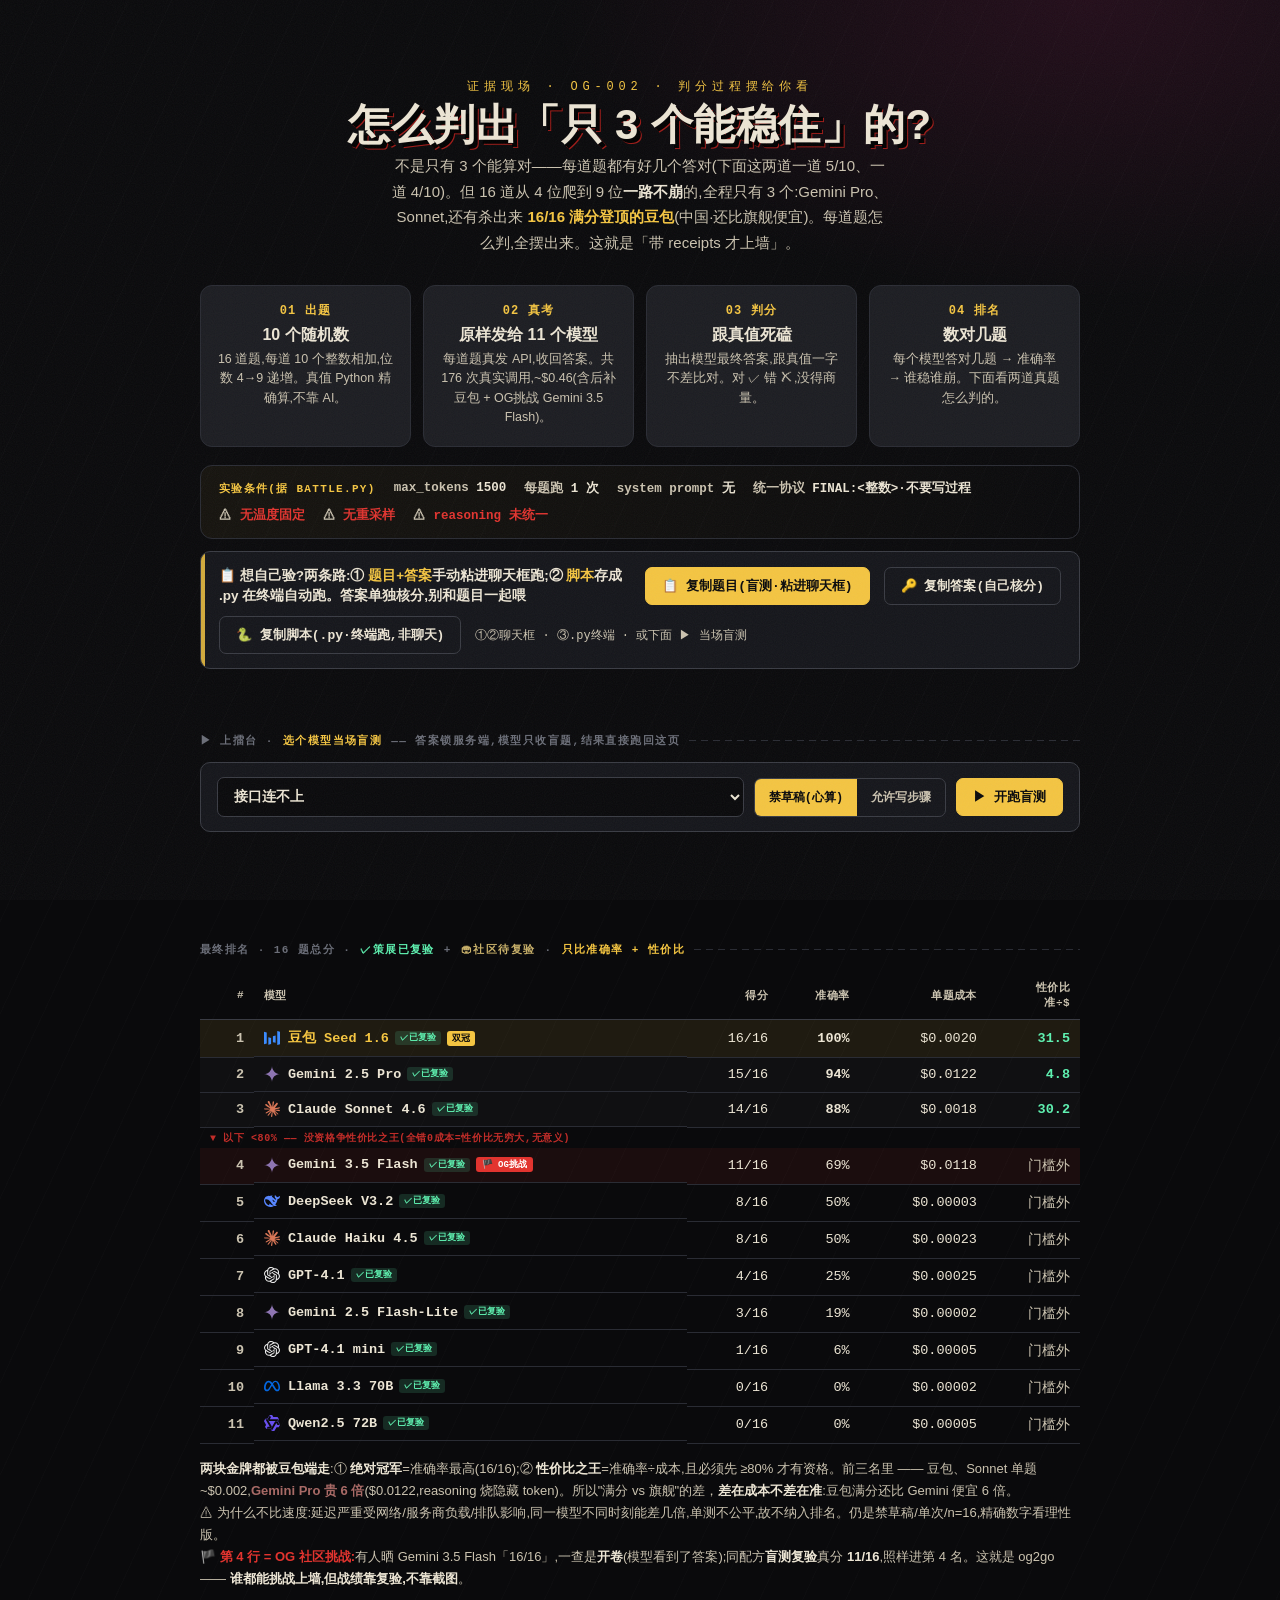
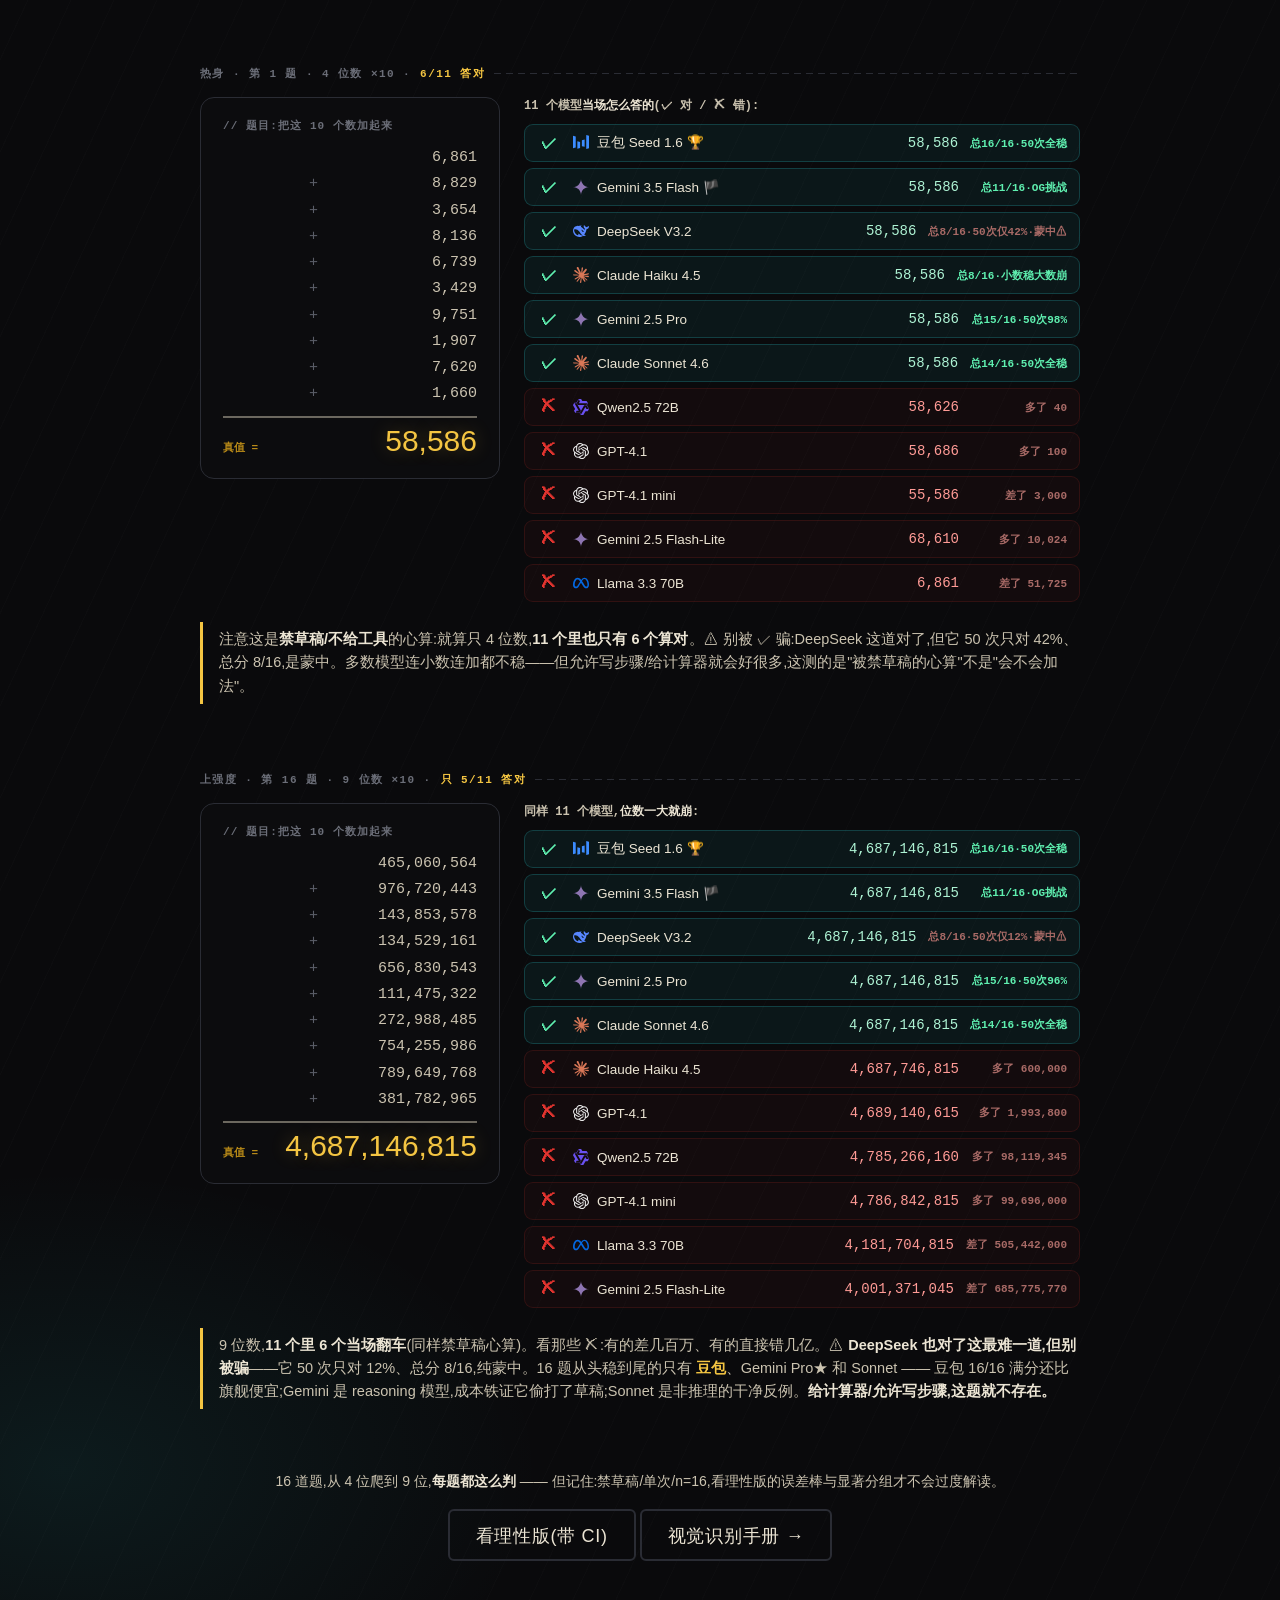
<file: index.html>
<!DOCTYPE html><html lang="zh-CN"><head>
<meta charset="UTF-8"><meta name="viewport" content="width=device-width, initial-scale=1.0">
<meta name="robots" content="noindex"><title>OG2GO · 证据现场 OG-002</title>
<link rel="stylesheet" href="og2go-theme.css">
<style>
  .wrap2{max-width:880px;margin:0 auto;padding:0 24px}
  .top{padding:78px 0 8px;text-align:center}
  .top h1{font-size:clamp(26px,4.6vw,42px);margin:12px 0 8px}
  .top .lead{max-width:60ch;margin:10px auto 0;color:var(--og-bone-dim);font-size:15px;line-height:1.7}

  /* 4 步过程 */
  .steps{display:grid;grid-template-columns:repeat(4,1fr);gap:12px;margin:30px 0 6px}
  @media(max-width:680px){.steps{grid-template-columns:1fr 1fr}}
  .step{border:1px solid var(--og-line);border-radius:12px;padding:16px 16px 18px;background:var(--og-concrete)}
  .step .k{font:800 12px var(--og-font-mono);color:var(--og-gold);letter-spacing:.1em}
  .step .t{font-weight:700;margin:6px 0 4px;color:var(--og-bone)}
  .step .d{font-size:12.5px;color:var(--og-bone-dim);line-height:1.55}

  /* 实验条件面板 */
  .conds{margin:18px 0 4px;border:1px solid var(--og-line);border-radius:12px;padding:14px 18px;
    background:linear-gradient(100deg,rgba(244,197,66,.05),transparent);display:flex;flex-wrap:wrap;
    align-items:center;gap:10px 18px}
  .conds .ct{font:800 11px var(--og-font-mono);letter-spacing:.12em;color:var(--og-gold);text-transform:uppercase}
  .conds .cd{font:600 12.5px var(--og-font-mono);color:var(--og-bone-dim)}
  .conds .cd b{color:var(--og-bone)}
  .conds .cd.warn b{color:var(--og-blood)}

  section{padding:34px 0}
  .lab{font:700 11px var(--og-font-mono);letter-spacing:.13em;text-transform:uppercase;color:#6b6e78;
    display:flex;align-items:center;gap:9px;margin-bottom:16px}
  .lab b{color:var(--og-gold)}
  .lab::after{content:"";flex:1;height:1px;background:repeating-linear-gradient(90deg,var(--og-line) 0 7px,transparent 7px 12px)}

  .scene{display:grid;grid-template-columns:300px 1fr;gap:24px;align-items:start}
  @media(max-width:760px){.scene{grid-template-columns:1fr}}

  /* 算式卡 */
  .sum{border:1px solid var(--og-line);border-radius:14px;background:#0c0c0e;padding:20px 22px}
  .sum .cap{font:700 11px var(--og-font-mono);color:#6b6e78;letter-spacing:.1em;margin-bottom:12px}
  .sum .row{display:flex;justify-content:flex-end;align-items:baseline;font-family:var(--og-font-mono);
    font-size:15px;color:var(--og-bone-dim);line-height:1.75}
  .sum .row .op{width:18px;color:#5a5d67} .sum .row .n{min-width:150px;text-align:right}
  .sum .rule{height:2px;background:var(--og-bone-dim);margin:8px 0 6px;opacity:.5}
  .sum .truth{display:flex;justify-content:space-between;align-items:baseline;margin-top:4px}
  .sum .truth .lbl{font:700 11px var(--og-font-mono);color:var(--og-gold-deep)}
  .sum .truth .v{font-family:var(--og-font-display);font-size:clamp(20px,3vw,30px);color:var(--og-gold);
    text-shadow:0 0 18px rgba(244,197,66,.3)}

  /* 模型答案 */
  .ans .hd{font:700 12px var(--og-font-mono);color:var(--og-bone-dim);margin-bottom:10px}
  .ans .hd b{color:var(--og-bone)}
  .ar{display:grid;grid-template-columns:24px 1fr auto auto;gap:12px;align-items:center;
    padding:9px 12px;border-radius:9px;margin-bottom:6px;border:1px solid transparent}
  .ar.ok{background:rgba(45,226,230,.06);border-color:rgba(45,226,230,.2)}
  .ar.no{background:rgba(226,52,47,.045);border-color:rgba(226,52,47,.14)}
  .ar .mk{font-weight:800;text-align:center} .ar.ok .mk{color:#5ff0b0} .ar.no .mk{color:var(--og-blood)}
  .ar .who{font-size:13.5px;color:var(--og-bone);white-space:nowrap;overflow:hidden;text-overflow:ellipsis}
  .ar .av{font-family:var(--og-font-mono);font-size:14px;text-align:right;white-space:nowrap}
  .ar.ok .av{color:#aef3d4} .ar.no .av{color:#ff9b96}
  .ar .note{font:600 11px var(--og-font-mono);text-align:right;white-space:nowrap;min-width:96px}
  .note.ok{color:#5ff0b0} .note.no{color:#a86a66}
  .tier{font:800 9px var(--og-font-mono);padding:1px 6px;border-radius:4px;margin-right:6px}
  .tier.t-cn{background:rgba(226,52,47,.18);color:#ff6b66}
  .tier.t-intl{background:rgba(255,255,255,.07);color:#aab0bd}
  .tier.t-flag{background:rgba(244,197,66,.16);color:var(--og-gold)}

  .takeaway{margin-top:14px;border-left:3px solid var(--og-gold);padding:6px 0 6px 16px;
    color:var(--og-bone-dim);font-size:14.5px;line-height:1.6}
  .takeaway b{color:var(--og-bone)}
  .foot{text-align:center;padding:30px 0 70px;color:var(--og-bone-dim);font-size:14px}

  /* ---- 最终排名表(准确率 + 性价比,不比速度) ---- */
  .rank{margin:42px 0 8px}
  .rank .lab{margin-bottom:14px}
  .rt{width:100%;border-collapse:collapse;font:500 13.5px var(--og-font-mono)}
  .rt th,.rt td{padding:9px 10px;text-align:right;border-bottom:1px solid var(--og-line)}
  .rt th{color:var(--og-bone-dim);font:700 11px var(--og-font-mono);text-transform:uppercase;
    letter-spacing:.04em;border-bottom:1px solid var(--og-line-soft)}
  .rt td.l,.rt th.l{text-align:left}
  .rt td.rk{color:var(--og-bone-dim);font-weight:800;width:34px}
  .rt .mdl{color:var(--og-bone);font-weight:700}
  .rt tr.champ td{background:rgba(244,197,66,.09)}
  .rt tr.champ .mdl{color:var(--og-gold)}
  .rt tr.elite td{background:rgba(255,255,255,.025)}
  .rt .val{color:#5ff0b0;font-weight:700}
  .rt .val.gate{color:var(--og-bone-dim);font-weight:500}
  .rt .acc{font-weight:700}
  .rt .gold-badge{font:800 9px var(--og-font-mono);color:var(--og-asphalt);background:var(--og-gold);
    padding:1px 5px;border-radius:3px;margin-left:6px;vertical-align:1px}
  .rt .divider td{padding:3px 10px;border:0;color:var(--og-blood);font:700 10px var(--og-font-mono);
    text-align:left;letter-spacing:.06em;opacity:.85}
  .rt tr.og-challenge td{background:rgba(226,52,47,.08)}
  .rt .og-flag{font:800 9px var(--og-font-mono);color:#fff;background:var(--og-blood);padding:1px 6px;border-radius:3px;margin-left:6px;vertical-align:1px}
  .rt .vb{font:800 8.5px var(--og-font-mono);padding:1px 5px;border-radius:3px;margin-left:6px;vertical-align:1px;white-space:nowrap}
  .rt .vb.ok{background:rgba(95,240,176,.14);color:#5ff0b0}
  .rt .vb.wait{background:rgba(200,176,106,.18);color:#c8b06a}
  .rt tr.community-row td{background:rgba(200,176,106,.05)}
  .rank .why{margin-top:14px;color:var(--og-bone-dim);font-size:13px;line-height:1.7}
  .rank .why b{color:var(--og-bone)} .rank .why .no{color:#a86a66}

  /* ---- 顶部一键复制配方横条 ---- */
  .rc-bar{display:flex;flex-wrap:wrap;align-items:center;gap:10px 14px;margin:0 0 30px;
    padding:14px 18px;border:1px solid var(--og-line-soft);border-radius:10px;
    background:var(--og-concrete-2);position:relative;overflow:hidden}
  .rc-bar::before{content:"";position:absolute;left:0;top:0;bottom:0;width:4px;background:var(--og-gold);opacity:.85}
  .rc-bar-lab{font:600 13.5px var(--og-font-sans,sans-serif);color:var(--og-bone);flex:1 1 300px;line-height:1.5}
  .rc-bar-lab b{color:var(--og-gold)}

  .mlogo{width:16px;height:16px;vertical-align:-3px;margin-right:8px;flex:0 0 auto}
  .rt td.l{display:flex;align-items:center}
  /* ---- 配方复制卡(旧,已不用) ---- */
  .recipe{margin:46px 0 8px}
  .rc-card{border:1px solid var(--og-line-soft);border-radius:10px;background:var(--og-concrete-2);
    padding:18px 18px 16px;position:relative;overflow:hidden}
  .rc-card::before{content:"";position:absolute;left:0;top:0;bottom:0;width:4px;background:var(--og-gold);opacity:.8}
  .rc-pre{font:500 12px var(--og-font-mono);color:var(--og-bone-dim);background:var(--og-asphalt);
    border:1px solid var(--og-line);border-radius:6px;padding:12px 14px;margin:0 0 14px;
    white-space:pre-wrap;line-height:1.55;max-height:230px;overflow:auto}
  .rc-btns{display:flex;flex-wrap:wrap;align-items:center;gap:10px}
  .rc-btn{font:700 13px var(--og-font-mono);color:var(--og-bone);background:transparent;
    border:1px solid var(--og-line-soft);border-radius:7px;padding:9px 16px;cursor:pointer;
    transition:.15s;white-space:nowrap}
  .rc-btn:hover{border-color:var(--og-gold);color:var(--og-gold)}
  .rc-btn.is-primary{background:var(--og-gold);color:var(--og-asphalt);border-color:var(--og-gold)}
  .rc-btn.is-primary:hover{filter:brightness(1.08);color:var(--og-asphalt)}
  .rc-hint{font:500 12px var(--og-font-mono);color:var(--og-bone-dim)}
  /* ---- 上擂台 live 表单(沿用首页版式) ---- */
  .arena{margin:30px 0 8px}
  .arena .lab{margin-bottom:14px}
  .arena-form{display:flex;flex-wrap:wrap;gap:10px;align-items:center;
    border:1px solid var(--og-line-soft);border-radius:10px;background:var(--og-concrete-2);padding:14px 16px}
  .arena-form select{flex:1 1 240px;font:600 14px var(--og-font-mono);color:var(--og-bone);
    background:var(--og-asphalt);border:1px solid var(--og-line-soft);border-radius:7px;padding:10px 12px}
  .arena-arm{display:flex;border:1px solid var(--og-line-soft);border-radius:7px;overflow:hidden}
  .arena-arm button{background:transparent;color:var(--og-bone-dim);border:0;padding:10px 14px;
    font:700 12px var(--og-font-mono);cursor:pointer}
  .arena-arm button.on{background:var(--og-gold);color:var(--og-asphalt)}
  .arena-score{display:flex;flex-wrap:wrap;gap:8px 16px;align-items:baseline;margin:16px 0 10px}
  .ar-big{font:900 36px var(--og-font-display,Impact),sans-serif;color:var(--og-bone);line-height:1}
  .chip{font:800 12px var(--og-font-mono);padding:4px 10px;border-radius:5px}
  .chip.ok{background:rgba(95,240,176,.16);color:#5ff0b0}
  .chip.wrong{background:rgba(226,52,47,.18);color:#ff6b66}
  .chip.nf{background:rgba(255,255,255,.08);color:#c8b06a}
  .ar-meta{font:500 12px var(--og-font-mono);color:var(--og-bone-dim)}
  .arena .guar{margin-top:12px;font:600 12px var(--og-font-mono);color:#5ff0b0;border-left:3px solid #5ff0b0;padding:5px 0 5px 12px}
  #ar-status .spin{color:var(--og-gold);font:700 14px var(--og-font-mono);margin-top:14px;display:inline-block}
  #ar-status .err{color:#ff6b66;font:600 13px var(--og-font-mono);margin-top:14px;display:inline-block}
  .rc-hidden{position:absolute;left:-9999px;top:0;width:1px;height:1px;opacity:0}
</style></head>
<body class="og-body og-atmos og-grain">
<svg width="0" height="0" style="position:absolute" aria-hidden="true"><defs><symbol id="lg-googlegemini" viewBox="0 0 24 24"><path fill="#8E75B2" d="M11.04 19.32Q12 21.51 12 24q0-2.49.93-4.68.96-2.19 2.58-3.81t3.81-2.55Q21.51 12 24 12q-2.49 0-4.68-.93a12.3 12.3 0 0 1-3.81-2.58 12.3 12.3 0 0 1-2.58-3.81Q12 2.49 12 0q0 2.49-.96 4.68-.93 2.19-2.55 3.81a12.3 12.3 0 0 1-3.81 2.58Q2.49 12 0 12q2.49 0 4.68.96 2.19.93 3.81 2.55t2.55 3.81"/></symbol><symbol id="lg-claude" viewBox="0 0 24 24"><path fill="#D97757" d="m4.7144 15.9555 4.7174-2.6471.079-.2307-.079-.1275h-.2307l-.7893-.0486-2.6956-.0729-2.3375-.0971-2.2646-.1214-.5707-.1215-.5343-.7042.0546-.3522.4797-.3218.686.0608 1.5179.1032 2.2767.1578 1.6514.0972 2.4468.255h.3886l.0546-.1579-.1336-.0971-.1032-.0972L6.973 9.8356l-2.55-1.6879-1.3356-.9714-.7225-.4918-.3643-.4614-.1578-1.0078.6557-.7225.8803.0607.2246.0607.8925.686 1.9064 1.4754 2.4893 1.8336.3643.3035.1457-.1032.0182-.0728-.164-.2733-1.3539-2.4467-1.445-2.4893-.6435-1.032-.17-.6194c-.0607-.255-.1032-.4674-.1032-.7285L6.287.1335 6.6997 0l.9957.1336.419.3642.6192 1.4147 1.0018 2.2282 1.5543 3.0296.4553.8985.2429.8318.091.255h.1579v-.1457l.1275-1.706.2368-2.0947.2307-2.6957.0789-.7589.3764-.9107.7468-.4918.5828.2793.4797.686-.0668.4433-.2853 1.8517-.5586 2.9021-.3643 1.9429h.2125l.2429-.2429.9835-1.3053 1.6514-2.0643.7286-.8196.85-.9046.5464-.4311h1.0321l.759 1.1293-.34 1.1657-1.0625 1.3478-.8804 1.1414-1.2628 1.7-.7893 1.36.0729.1093.1882-.0183 2.8535-.607 1.5421-.2794 1.8396-.3157.8318.3886.091.3946-.3278.8075-1.967.4857-2.3072.4614-3.4364.8136-.0425.0304.0486.0607 1.5482.1457.6618.0364h1.621l3.0175.2247.7892.522.4736.6376-.079.4857-1.2142.6193-1.6393-.3886-3.825-.9107-1.3113-.3279h-.1822v.1093l1.0929 1.0686 2.0035 1.8092 2.5075 2.3314.1275.5768-.3218.4554-.34-.0486-2.2039-1.6575-.85-.7468-1.9246-1.621h-.1275v.17l.4432.6496 2.3436 3.5214.1214 1.0807-.17.3521-.6071.2125-.6679-.1214-1.3721-1.9246L14.38 17.959l-1.1414-1.9428-.1397.079-.674 7.2552-.3156.3703-.7286.2793-.6071-.4614-.3218-.7468.3218-1.4753.3886-1.9246.3157-1.53.2853-1.9004.17-.6314-.0121-.0425-.1397.0182-1.4328 1.9672-2.1796 2.9446-1.7243 1.8456-.4128.164-.7164-.3704.0667-.6618.4008-.5889 2.386-3.0357 1.4389-1.882.929-1.0868-.0062-.1579h-.0546l-6.3385 4.1164-1.1293.1457-.4857-.4554.0608-.7467.2307-.2429 1.9064-1.3114Z"/></symbol><symbol id="lg-deepseek" viewBox="0 0 24 24"><path fill="#5786FE" d="M23.748 4.651c-.254-.124-.364.113-.512.233-.051.04-.094.09-.137.137-.372.397-.806.657-1.373.626-.829-.046-1.537.214-2.163.848-.133-.782-.575-1.248-1.247-1.548-.352-.155-.708-.311-.955-.65-.172-.24-.219-.509-.305-.774-.055-.16-.11-.323-.293-.35-.2-.031-.278.136-.356.276-.313.572-.434 1.202-.422 1.84.027 1.436.633 2.58 1.838 3.393.137.094.172.187.129.323-.082.28-.18.553-.266.833-.055.179-.137.218-.328.14a5.5 5.5 0 0 1-1.737-1.179c-.857-.828-1.631-1.743-2.597-2.46a12 12 0 0 0-.689-.47c-.985-.957.13-1.743.387-1.836.27-.098.094-.433-.778-.428-.872.003-1.67.295-2.687.685a3 3 0 0 1-.465.136 9.6 9.6 0 0 0-2.883-.101c-1.885.21-3.39 1.1-4.497 2.622C.082 8.776-.231 10.854.152 13.02c.403 2.284 1.568 4.175 3.36 5.653 1.857 1.533 3.997 2.284 6.438 2.14 1.482-.085 3.132-.284 4.994-1.86.47.234.962.328 1.78.398.629.058 1.235-.031 1.705-.129.735-.155.684-.836.418-.961-2.155-1.004-1.682-.595-2.112-.926 1.095-1.295 2.768-3.598 3.284-6.733.05-.346.115-.834.108-1.114-.004-.171.035-.238.23-.257a4.2 4.2 0 0 0 1.545-.475c1.397-.763 1.96-2.016 2.093-3.517.02-.23-.004-.467-.247-.588M11.58 18.168c-2.088-1.642-3.101-2.183-3.52-2.16-.39.024-.32.472-.234.763.09.288.207.487.371.74.114.167.192.416-.113.603-.673.416-1.842-.14-1.897-.168-1.361-.801-2.5-1.86-3.301-3.306-.775-1.393-1.225-2.888-1.299-4.482-.02-.385.094-.522.477-.592a4.7 4.7 0 0 1 1.53-.038c2.131.311 3.946 1.264 5.467 2.774.868.86 1.525 1.887 2.202 2.89.72 1.066 1.494 2.082 2.48 2.915.348.291.626.513.892.677-.802.09-2.14.109-3.055-.615zm1.001-6.44a.306.306 0 0 1 .415-.287.3.3 0 0 1 .113.074.3.3 0 0 1 .086.214c0 .17-.136.307-.308.307a.303.303 0 0 1-.306-.307m3.11 1.596c-.2.081-.4.151-.591.16a1.25 1.25 0 0 1-.798-.254c-.274-.23-.47-.358-.551-.758a1.7 1.7 0 0 1 .015-.588c.07-.327-.007-.537-.238-.727-.188-.156-.426-.199-.689-.199a.6.6 0 0 1-.254-.078.253.253 0 0 1-.114-.358 1 1 0 0 1 .192-.21c.356-.202.767-.136 1.146.016.352.144.618.408 1.001.782.392.451.462.576.685.915.176.264.336.536.446.848.066.194-.02.353-.25.45"/></symbol><symbol id="lg-qwen" viewBox="0 0 24 24"><path fill="#6950EF" d="M23.919 14.545 20.817 9.17l1.47-2.544a.56.56 0 0 0 0-.566l-1.633-2.83a.57.57 0 0 0-.49-.283h-6.207L12.487.402a.57.57 0 0 0-.49-.284H8.732a.56.56 0 0 0-.49.284L5.139 5.775h-2.94a.56.56 0 0 0-.49.284L.077 8.887a.56.56 0 0 0 0 .567L3.18 14.83l-1.47 2.545a.56.56 0 0 0 0 .566l1.634 2.83a.57.57 0 0 0 .49.283h6.205l1.47 2.545a.57.57 0 0 0 .49.284h3.266a.57.57 0 0 0 .49-.284l3.104-5.375h2.94a.57.57 0 0 0 .49-.283l1.634-2.828a.55.55 0 0 0-.004-.568M8.733.686l1.634 2.828-1.634 2.828H21.8L20.164 9.17H7.425L5.63 6.06Zm1.306 19.801-6.205-.002 1.634-2.83h3.265L2.201 6.344h3.267q3.182 5.517 6.367 11.032zm10.124-5.66L18.53 12l-6.532 11.315-1.634-2.83c2.129-3.673 4.25-7.351 6.373-11.028h3.592l3.102 5.374z"/></symbol><symbol id="lg-meta" viewBox="0 0 24 24"><path fill="#0467DF" d="M6.915 4.03c-1.968 0-3.683 1.28-4.871 3.113C.704 9.208 0 11.883 0 14.449c0 .706.07 1.369.21 1.973a6.624 6.624 0 0 0 .265.86 5.297 5.297 0 0 0 .371.761c.696 1.159 1.818 1.927 3.593 1.927 1.497 0 2.633-.671 3.965-2.444.76-1.012 1.144-1.626 2.663-4.32l.756-1.339.186-.325c.061.1.121.196.183.3l2.152 3.595c.724 1.21 1.665 2.556 2.47 3.314 1.046.987 1.992 1.22 3.06 1.22 1.075 0 1.876-.355 2.455-.843a3.743 3.743 0 0 0 .81-.973c.542-.939.861-2.127.861-3.745 0-2.72-.681-5.357-2.084-7.45-1.282-1.912-2.957-2.93-4.716-2.93-1.047 0-2.088.467-3.053 1.308-.652.57-1.257 1.29-1.82 2.05-.69-.875-1.335-1.547-1.958-2.056-1.182-.966-2.315-1.303-3.454-1.303zm10.16 2.053c1.147 0 2.188.758 2.992 1.999 1.132 1.748 1.647 4.195 1.647 6.4 0 1.548-.368 2.9-1.839 2.9-.58 0-1.027-.23-1.664-1.004-.496-.601-1.343-1.878-2.832-4.358l-.617-1.028a44.908 44.908 0 0 0-1.255-1.98c.07-.109.141-.224.211-.327 1.12-1.667 2.118-2.602 3.358-2.602zm-10.201.553c1.265 0 2.058.791 2.675 1.446.307.327.737.871 1.234 1.579l-1.02 1.566c-.757 1.163-1.882 3.017-2.837 4.338-1.191 1.649-1.81 1.817-2.486 1.817-.524 0-1.038-.237-1.383-.794-.263-.426-.464-1.13-.464-2.046 0-2.221.63-4.535 1.66-6.088.454-.687.964-1.226 1.533-1.533a2.264 2.264 0 0 1 1.088-.285z"/></symbol><symbol id="lg-bytedance" viewBox="0 0 24 24"><path fill="#3C8CFF" d="M19.8772 1.4685L24 2.5326v18.9426l-4.1228 1.0563V1.4685zm-13.3481 9.428l4.115 1.0641v8.9786l-4.115 1.0642v-11.107zM0 2.572l4.115 1.0642v16.7354L0 21.428V2.572zm17.4553 5.6205v11.107l-4.1228-1.0642V9.2568l4.1228-1.0642z"/></symbol><symbol id="lg-openai" viewBox="0 0 24 24"><path fill="#ECECEC" d="M22.2819 9.8211a5.9847 5.9847 0 0 0-.5157-4.9108 6.0462 6.0462 0 0 0-6.5098-2.9A6.0651 6.0651 0 0 0 4.9807 4.1818a5.9847 5.9847 0 0 0-3.9977 2.9 6.0462 6.0462 0 0 0 .7427 7.0966 5.98 5.98 0 0 0 .511 4.9107 6.051 6.051 0 0 0 6.5146 2.9001A5.9847 5.9847 0 0 0 13.2599 24a6.0557 6.0557 0 0 0 5.7718-4.2058 5.9894 5.9894 0 0 0 3.9977-2.9001 6.0557 6.0557 0 0 0-.7475-7.0729zm-9.022 12.6081a4.4755 4.4755 0 0 1-2.8764-1.0408l.1419-.0804 4.7783-2.7582a.7948.7948 0 0 0 .3927-.6813v-6.7369l2.02 1.1686a.071.071 0 0 1 .038.052v5.5826a4.504 4.504 0 0 1-4.4945 4.4944zm-9.6607-4.1254a4.4708 4.4708 0 0 1-.5346-3.0137l.142.0852 4.783 2.7582a.7712.7712 0 0 0 .7806 0l5.8428-3.3685v2.3324a.0804.0804 0 0 1-.0332.0615L9.74 19.9502a4.4992 4.4992 0 0 1-6.1408-1.6464zM2.3408 7.8956a4.485 4.485 0 0 1 2.3655-1.9728V11.6a.7664.7664 0 0 0 .3879.6765l5.8144 3.3543-2.0201 1.1685a.0757.0757 0 0 1-.071 0l-4.8303-2.7865A4.504 4.504 0 0 1 2.3408 7.872zm16.5963 3.8558L13.1038 8.364 15.1192 7.2a.0757.0757 0 0 1 .071 0l4.8303 2.7913a4.4944 4.4944 0 0 1-.6765 8.1042v-5.6772a.79.79 0 0 0-.407-.667zm2.0107-3.0231l-.142-.0852-4.7735-2.7818a.7759.7759 0 0 0-.7854 0L9.409 9.2297V6.8974a.0662.0662 0 0 1 .0284-.0615l4.8303-2.7866a4.4992 4.4992 0 0 1 6.6802 4.66zM8.3065 12.863l-2.02-1.1638a.0804.0804 0 0 1-.038-.0567V6.0742a4.4992 4.4992 0 0 1 7.3757-3.4537l-.142.0805L8.704 5.459a.7948.7948 0 0 0-.3927.6813zm1.0976-2.3654l2.602-1.4998 2.6069 1.4998v2.9994l-2.5974 1.4997-2.6067-1.4997Z"/></symbol></defs></svg>


<header class="top"><div class="wrap2">
  <div class="og-eyebrow is-gold">证据现场 · OG-002 · 判分过程摆给你看</div>
  <h1 class="og-display">怎么判出「只 3 个能稳住」的?</h1>
  <p class="lead">不是只有 3 个能算对——每道题都有好几个答对(下面这两道一道 5/10、一道 4/10)。但 16 道从 4 位爬到 9 位<b style="color:var(--og-bone)">一路不崩</b>的,全程只有 3 个:Gemini Pro、Sonnet,还有杀出来 <b style="color:var(--og-gold)">16/16 满分登顶的豆包</b>(中国·还比旗舰便宜)。每道题怎么判,全摆出来。这就是「带 receipts 才上墙」。</p>
  <div class="steps">
    <div class="step"><div class="k">01 出题</div><div class="t">10 个随机数</div><div class="d">16 道题,每道 10 个整数相加,位数 4→9 递增。真值 Python 精确算,不靠 AI。</div></div>
    <div class="step"><div class="k">02 真考</div><div class="t">原样发给 11 个模型</div><div class="d">每道题真发 API,收回答案。共 176 次真实调用,~$0.46(含后补豆包 + OG挑战 Gemini 3.5 Flash)。</div></div>
    <div class="step"><div class="k">03 判分</div><div class="t">跟真值死磕</div><div class="d">抽出模型最终答案,跟真值一字不差比对。对 ✓ 错 ✗,没得商量。</div></div>
    <div class="step"><div class="k">04 排名</div><div class="t">数对几题</div><div class="d">每个模型答对几题 → 准确率 → 谁稳谁崩。下面看两道真题怎么判的。</div></div>
  </div>
  <div class="conds">
    <span class="ct">实验条件(据 battle.py)</span>
    <span class="cd">max_tokens <b>1500</b></span>
    <span class="cd">每题跑 <b>1 次</b></span>
    <span class="cd">system prompt <b>无</b></span>
    <span class="cd">统一协议 <b>FINAL:&lt;整数&gt;·不要写过程</b></span>
    <span class="cd warn">⚠ <b>无温度固定</b></span>
    <span class="cd warn">⚠ <b>无重采样</b></span>
    <span class="cd warn">⚠ <b>reasoning 未统一</b></span>
  </div>
</div></header>

<div class="wrap2">

  <div class="rc-bar">
    <span class="rc-bar-lab">📋 想自己验?两条路:① <b>题目+答案</b>手动粘进聊天框跑;② <b>脚本</b>存成 .py 在终端自动跑。答案单独核分,别和题目一起喂</span>
    <button class="rc-btn is-primary" data-copy="rc-questions">📋 复制题目(盲测·粘进聊天框)</button>
    <button class="rc-btn" data-copy="rc-answers">🔑 复制答案(自己核分)</button>
    <button class="rc-btn" data-copy="rc-script">🐍 复制脚本(.py·终端跑,非聊天)</button>
    <span class="rc-hint" id="rc-hint">①②聊天框 · ③.py终端 · 或下面 ▶ 当场盲测</span>
    <textarea id="rc-questions" class="rc-hidden" readonly># OG-002「10 个数连加」· 盲测题卷 v1.0
# 来源 og2go.ai ·「带 receipts 才上墙」· 答案请用另一个按钮单独复制,别和题目一起喂给模型!

## 玩法
把每道题【原样】发给你的模型,收回它最后一行 `FINAL:` 后的数字。16 题数对几题=几分。

## 跑分条件(要可复现就锁死)
- max_tokens 1500 · system prompt 无 · 不给计算器/代码工具(测裸心算)
- temperature: 测极限用 0;测『稳不稳』固定一个值(我们重采样用 1.0),每题跑 ≥30 次看命中率

## 判分规则
抽模型最后一个 `FINAL:` 后的内容(没有就取最后一非空行)→ 转小写、剥逗号/单位 → 跟答案精确匹配,差 1 都算错。

## 16 道题(位数 4→9 递增) —— 答案不在这里

─── q01 · 4 位 ×10 ───
把下面这 10 个整数加起来,等于多少?
6861 + 8829 + 3654 + 8136 + 6739 + 3429 + 9751 + 1907 + 7620 + 1660

直接给结果,最后一行输出 `FINAL: &lt;整数&gt;`(带不带逗号都行),不要写过程。

─── q02 · 4 位 ×10 ───
把下面这 10 个整数加起来,等于多少?
3169 + 3306 + 5809 + 9148 + 5314 + 2951 + 4136 + 2563 + 1701 + 5022

直接给结果,最后一行输出 `FINAL: &lt;整数&gt;`(带不带逗号都行),不要写过程。

─── q03 · 4 位 ×10 ───
把下面这 10 个整数加起来,等于多少?
5880 + 2051 + 1064 + 7368 + 4822 + 2475 + 8295 + 4472 + 2737 + 7220

直接给结果,最后一行输出 `FINAL: &lt;整数&gt;`(带不带逗号都行),不要写过程。

─── q04 · 5 位 ×10 ───
把下面这 10 个整数加起来,等于多少?
78849 + 26807 + 44735 + 95567 + 61380 + 57899 + 46766 + 15682 + 44924 + 69547

直接给结果,最后一行输出 `FINAL: &lt;整数&gt;`(带不带逗号都行),不要写过程。

─── q05 · 5 位 ×10 ───
把下面这 10 个整数加起来,等于多少?
79968 + 86092 + 59784 + 88715 + 63163 + 73344 + 37793 + 69824 + 53683 + 95480

直接给结果,最后一行输出 `FINAL: &lt;整数&gt;`(带不带逗号都行),不要写过程。

─── q06 · 5 位 ×10 ───
把下面这 10 个整数加起来,等于多少?
32824 + 32853 + 68992 + 17021 + 12672 + 69313 + 34291 + 36204 + 45573 + 64701

直接给结果,最后一行输出 `FINAL: &lt;整数&gt;`(带不带逗号都行),不要写过程。

─── q07 · 6 位 ×10 ───
把下面这 10 个整数加起来,等于多少?
206634 + 323351 + 100844 + 115646 + 238223 + 711801 + 431976 + 567509 + 104791 + 279765

直接给结果,最后一行输出 `FINAL: &lt;整数&gt;`(带不带逗号都行),不要写过程。

─── q08 · 6 位 ×10 ───
把下面这 10 个整数加起来,等于多少?
430588 + 352361 + 264122 + 763726 + 631371 + 523026 + 348063 + 918683 + 869182 + 668005

直接给结果,最后一行输出 `FINAL: &lt;整数&gt;`(带不带逗号都行),不要写过程。

─── q09 · 6 位 ×10 ───
把下面这 10 个整数加起来,等于多少?
437337 + 799145 + 454444 + 783111 + 248181 + 175200 + 656906 + 471128 + 755436 + 976736

直接给结果,最后一行输出 `FINAL: &lt;整数&gt;`(带不带逗号都行),不要写过程。

─── q10 · 7 位 ×10 ───
把下面这 10 个整数加起来,等于多少?
4681538 + 6950719 + 3825102 + 5542072 + 6863626 + 7866915 + 1748413 + 7863895 + 6773057 + 8980356

直接给结果,最后一行输出 `FINAL: &lt;整数&gt;`(带不带逗号都行),不要写过程。

─── q11 · 7 位 ×10 ───
把下面这 10 个整数加起来,等于多少?
6175914 + 7474566 + 3874133 + 1271239 + 2287822 + 3542720 + 2195197 + 3393941 + 3523241 + 9810656

直接给结果,最后一行输出 `FINAL: &lt;整数&gt;`(带不带逗号都行),不要写过程。

─── q12 · 7 位 ×10 ───
把下面这 10 个整数加起来,等于多少?
3014078 + 3421446 + 2167088 + 7546106 + 7022886 + 7818959 + 2827706 + 8342284 + 2506225 + 7998430

直接给结果,最后一行输出 `FINAL: &lt;整数&gt;`(带不带逗号都行),不要写过程。

─── q13 · 8 位 ×10 ───
把下面这 10 个整数加起来,等于多少?
97581949 + 37960390 + 92121845 + 93420640 + 58484637 + 88013159 + 54623678 + 53373594 + 49523777 + 94846847

直接给结果,最后一行输出 `FINAL: &lt;整数&gt;`(带不带逗号都行),不要写过程。

─── q14 · 8 位 ×10 ───
把下面这 10 个整数加起来,等于多少?
41291193 + 65061807 + 48242322 + 71455509 + 13916441 + 96780709 + 37440174 + 74555755 + 94765665 + 85808488

直接给结果,最后一行输出 `FINAL: &lt;整数&gt;`(带不带逗号都行),不要写过程。

─── q15 · 9 位 ×10 ───
把下面这 10 个整数加起来,等于多少?
753294805 + 351093776 + 755497909 + 767766514 + 579170840 + 761785869 + 320366731 + 445746833 + 182188729 + 724781917

直接给结果,最后一行输出 `FINAL: &lt;整数&gt;`(带不带逗号都行),不要写过程。

─── q16 · 9 位 ×10 ───
把下面这 10 个整数加起来,等于多少?
465060564 + 976720443 + 143853578 + 134529161 + 656830543 + 111475322 + 272988485 + 754255986 + 789649768 + 381782965

直接给结果,最后一行输出 `FINAL: &lt;整数&gt;`(带不带逗号都行),不要写过程。

# 答案/真值在另一个『复制答案』按钮里,核分时再用。</textarea>
    <textarea id="rc-answers" class="rc-hidden" readonly># OG-002 · 答案/真值(核分用,别喂给模型)

q01 · 4 位 ×10 = 58,586
q02 · 4 位 ×10 = 43,119
q03 · 4 位 ×10 = 46,384
q04 · 5 位 ×10 = 542,156
q05 · 5 位 ×10 = 707,846
q06 · 5 位 ×10 = 414,444
q07 · 6 位 ×10 = 3,080,540
q08 · 6 位 ×10 = 5,769,127
q09 · 6 位 ×10 = 5,757,624
q10 · 7 位 ×10 = 61,095,693
q11 · 7 位 ×10 = 43,549,429
q12 · 7 位 ×10 = 52,665,208
q13 · 8 位 ×10 = 719,950,516
q14 · 8 位 ×10 = 629,318,063
q15 · 9 位 ×10 = 5,641,693,923
q16 · 9 位 ×10 = 4,687,146,815</textarea>
    <textarea id="rc-script" class="rc-hidden" readonly>#!/usr/bin/env python3
&quot;&quot;&quot;OG-002 复现脚本 —— 模型只看到题目,真值仅本地判分,非开卷(感谢 OG/Codex 复验提改进)。
   pip install openai
   export OPENAI_BASE_URL=&quot;https://openrouter.ai/api/v1&quot;   # 或你自己的端点
   export OPENAI_API_KEY=&quot;sk-...&quot;                          # 别写死在代码里
   export OPENAI_MODEL=&quot;模型名&quot;
   python3 og002.py        # 原始输出会存到 og002_raw.jsonl 便于排查
&quot;&quot;&quot;
import os, re, json, sys
from openai import OpenAI

BASE_URL = os.environ.get(&quot;OPENAI_BASE_URL&quot;, &quot;https://openrouter.ai/api/v1&quot;)
API_KEY  = os.environ.get(&quot;OPENAI_API_KEY&quot;)
MODEL    = os.environ.get(&quot;OPENAI_MODEL&quot;)
if not API_KEY or not MODEL:
    sys.exit(&quot;请先: export OPENAI_API_KEY=... ; export OPENAI_MODEL=... (BASE_URL 可选)&quot;)

PROTOCOL = &quot;直接给结果,最后一行输出 `FINAL: &lt;整数&gt;`(带不带逗号都行),不要写过程。&quot;
QS = [                                    # (题目, 真值) —— 真值只本地判分,不发给模型
    (&quot;把下面这 10 个整数加起来,等于多少?\n6861 + 8829 + 3654 + 8136 + 6739 + 3429 + 9751 + 1907 + 7620 + 1660&quot;, &quot;58586&quot;),
    (&quot;把下面这 10 个整数加起来,等于多少?\n3169 + 3306 + 5809 + 9148 + 5314 + 2951 + 4136 + 2563 + 1701 + 5022&quot;, &quot;43119&quot;),
    (&quot;把下面这 10 个整数加起来,等于多少?\n5880 + 2051 + 1064 + 7368 + 4822 + 2475 + 8295 + 4472 + 2737 + 7220&quot;, &quot;46384&quot;),
    (&quot;把下面这 10 个整数加起来,等于多少?\n78849 + 26807 + 44735 + 95567 + 61380 + 57899 + 46766 + 15682 + 44924 + 69547&quot;, &quot;542156&quot;),
    (&quot;把下面这 10 个整数加起来,等于多少?\n79968 + 86092 + 59784 + 88715 + 63163 + 73344 + 37793 + 69824 + 53683 + 95480&quot;, &quot;707846&quot;),
    (&quot;把下面这 10 个整数加起来,等于多少?\n32824 + 32853 + 68992 + 17021 + 12672 + 69313 + 34291 + 36204 + 45573 + 64701&quot;, &quot;414444&quot;),
    (&quot;把下面这 10 个整数加起来,等于多少?\n206634 + 323351 + 100844 + 115646 + 238223 + 711801 + 431976 + 567509 + 104791 + 279765&quot;, &quot;3080540&quot;),
    (&quot;把下面这 10 个整数加起来,等于多少?\n430588 + 352361 + 264122 + 763726 + 631371 + 523026 + 348063 + 918683 + 869182 + 668005&quot;, &quot;5769127&quot;),
    (&quot;把下面这 10 个整数加起来,等于多少?\n437337 + 799145 + 454444 + 783111 + 248181 + 175200 + 656906 + 471128 + 755436 + 976736&quot;, &quot;5757624&quot;),
    (&quot;把下面这 10 个整数加起来,等于多少?\n4681538 + 6950719 + 3825102 + 5542072 + 6863626 + 7866915 + 1748413 + 7863895 + 6773057 + 8980356&quot;, &quot;61095693&quot;),
    (&quot;把下面这 10 个整数加起来,等于多少?\n6175914 + 7474566 + 3874133 + 1271239 + 2287822 + 3542720 + 2195197 + 3393941 + 3523241 + 9810656&quot;, &quot;43549429&quot;),
    (&quot;把下面这 10 个整数加起来,等于多少?\n3014078 + 3421446 + 2167088 + 7546106 + 7022886 + 7818959 + 2827706 + 8342284 + 2506225 + 7998430&quot;, &quot;52665208&quot;),
    (&quot;把下面这 10 个整数加起来,等于多少?\n97581949 + 37960390 + 92121845 + 93420640 + 58484637 + 88013159 + 54623678 + 53373594 + 49523777 + 94846847&quot;, &quot;719950516&quot;),
    (&quot;把下面这 10 个整数加起来,等于多少?\n41291193 + 65061807 + 48242322 + 71455509 + 13916441 + 96780709 + 37440174 + 74555755 + 94765665 + 85808488&quot;, &quot;629318063&quot;),
    (&quot;把下面这 10 个整数加起来,等于多少?\n753294805 + 351093776 + 755497909 + 767766514 + 579170840 + 761785869 + 320366731 + 445746833 + 182188729 + 724781917&quot;, &quot;5641693923&quot;),
    (&quot;把下面这 10 个整数加起来,等于多少?\n465060564 + 976720443 + 143853578 + 134529161 + 656830543 + 111475322 + 272988485 + 754255986 + 789649768 + 381782965&quot;, &quot;4687146815&quot;),
]

def extract_final(t):
    m = re.findall(r&quot;final\s*[:：]\s*(.+)&quot;, t, re.I)
    s = m[-1] if m else (t.strip().splitlines() or [&quot;&quot;])[-1]
    return s.strip()
def norm(s):
    s = s.strip().lower()
    for n in [&quot;%&quot;,&quot;￥&quot;,&quot;¥&quot;,&quot;$&quot;,&quot;，&quot;,&quot;,&quot;,&quot; &quot;,&quot;\t&quot;,&quot;元&quot;,&quot;美元&quot;,&quot;人民币&quot;,&quot;rmb&quot;,&quot;usd&quot;]:
        s = s.replace(n, &quot;&quot;)
    return s.rstrip(&quot;。.&quot;).strip()

client = OpenAI(base_url=BASE_URL, api_key=API_KEY)
correct = 0
with open(&quot;og002_raw.jsonl&quot;, &quot;w&quot;, encoding=&quot;utf-8&quot;) as logf:     # 原始输出存档
    for i, (q, truth) in enumerate(QS, 1):
        r = client.chat.completions.create(model=MODEL, max_tokens=1500, temperature=0,
            messages=[{&quot;role&quot;:&quot;user&quot;,&quot;content&quot;: q + &quot;\n\n&quot; + PROTOCOL}])   # 只发题目
        text = r.choices[0].message.content or &quot;&quot;
        ans = extract_final(text); ok = norm(ans) == norm(truth); correct += ok
        logf.write(json.dumps({&quot;q&quot;:i,&quot;truth&quot;:truth,&quot;final&quot;:ans,&quot;ok&quot;:bool(ok),&quot;raw&quot;:text}, ensure_ascii=False)+&quot;\n&quot;)
        print(f&quot;  q{i:02d}  {&#x27;OK&#x27; if ok else &#x27;X &#x27;}  final={ans[:24]:&lt;24s} truth={truth}&quot;)
        if not ok and not re.search(r&quot;final&quot;, text, re.I):
            print(f&quot;       ⚠ 没按 FINAL: 输出,原文末尾 ...{text[-50:].strip()}&quot;)
print(f&quot;\n得分 {correct}/{len(QS)}  准确率 {correct/len(QS)*100:.0f}%  (原始输出已存 og002_raw.jsonl)&quot;)
</textarea>
  </div>

  <section class="arena" id="arena">
    <div class="lab">▶ 上擂台 · <b>选个模型当场盲测</b> —— 答案锁服务端,模型只收盲题,结果直接跑回这页</div>
    <div class="arena-form">
      <select id="ar-model"><option>加载模型中…</option></select>
      <div class="arena-arm" id="ar-arm">
        <button data-arm="blind" class="on">禁草稿(心算)</button>
        <button data-arm="cot">允许写步骤</button>
      </div>
      <button class="rc-btn is-primary" id="ar-go" style="white-space:nowrap">▶ 开跑盲测</button>
    </div>
    <div id="ar-status"></div>
    <div id="ar-out" style="display:none">
      <div class="arena-score">
        <span class="ar-big" id="ar-big">–</span>
        <span class="chip ok" id="ar-ok">✓ 0</span>
        <span class="chip wrong" id="ar-wrong">✗算错 0</span>
        <span class="chip nf" id="ar-nf">⚠没交卷 0</span>
        <span class="ar-meta" id="ar-meta"></span>
      </div>
      <div class="ans" id="ar-qlist"></div>
      <div class="guar" id="ar-guar"></div>
    </div>
  </section>

  <section class="rank">
    <div class="lab">最终排名 · 16 题总分 · <span style="color:#5ff0b0">✓策展已复验</span> + <span style="color:#c8b06a">🏟社区待复验</span> · <b>只比准确率 + 性价比</b></div>
    <table class="rt">
      <thead><tr>
        <th class="rk">#</th><th class="l">模型</th><th>得分</th><th>准确率</th>
        <th>单题成本</th><th>性价比<br>准÷$</th>
      </tr></thead>
      <tbody>
        <tr class="champ"><td class="rk">1</td><td class="l"><svg class="mlogo"><use href="#lg-bytedance"/></svg><span class="mdl">豆包 Seed 1.6</span><span class="gold-badge">双冠</span></td><td>16/16</td><td class="acc">100%</td><td>$0.0020</td><td class="val">31.5</td></tr>
        <tr class="elite"><td class="rk">2</td><td class="l"><svg class="mlogo"><use href="#lg-googlegemini"/></svg><span class="mdl">Gemini 2.5 Pro</span></td><td>15/16</td><td class="acc">94%</td><td>$0.0122</td><td class="val">4.8</td></tr>
        <tr class="elite"><td class="rk">3</td><td class="l"><svg class="mlogo"><use href="#lg-claude"/></svg><span class="mdl">Claude Sonnet 4.6</span></td><td>14/16</td><td class="acc">88%</td><td>$0.0018</td><td class="val">30.2</td></tr>
        <tr class="divider"><td colspan="6">▼ 以下 &lt;80% —— 没资格争性价比之王(全错0成本=性价比无穷大,无意义)</td></tr>
        <tr class="og-challenge"><td class="rk">4</td><td class="l"><svg class="mlogo"><use href="#lg-googlegemini"/></svg><span class="mdl">Gemini 3.5 Flash</span><span class="og-flag">🏴 OG挑战</span></td><td>11/16</td><td>69%</td><td>$0.0118</td><td class="val gate">门槛外</td></tr>
        <tr><td class="rk">5</td><td class="l"><svg class="mlogo"><use href="#lg-deepseek"/></svg><span class="mdl">DeepSeek V3.2</span></td><td>8/16</td><td>50%</td><td>$0.00003</td><td class="val gate">门槛外</td></tr>
        <tr><td class="rk">6</td><td class="l"><svg class="mlogo"><use href="#lg-claude"/></svg><span class="mdl">Claude Haiku 4.5</span></td><td>8/16</td><td>50%</td><td>$0.00023</td><td class="val gate">门槛外</td></tr>
        <tr><td class="rk">7</td><td class="l"><svg class="mlogo"><use href="#lg-openai"/></svg><span class="mdl">GPT-4.1</span></td><td>4/16</td><td>25%</td><td>$0.00025</td><td class="val gate">门槛外</td></tr>
        <tr><td class="rk">8</td><td class="l"><svg class="mlogo"><use href="#lg-googlegemini"/></svg><span class="mdl">Gemini 2.5 Flash-Lite</span></td><td>3/16</td><td>19%</td><td>$0.00002</td><td class="val gate">门槛外</td></tr>
        <tr><td class="rk">9</td><td class="l"><svg class="mlogo"><use href="#lg-openai"/></svg><span class="mdl">GPT-4.1 mini</span></td><td>1/16</td><td>6%</td><td>$0.00005</td><td class="val gate">门槛外</td></tr>
        <tr><td class="rk">10</td><td class="l"><svg class="mlogo"><use href="#lg-meta"/></svg><span class="mdl">Llama 3.3 70B</span></td><td>0/16</td><td>0%</td><td>$0.00002</td><td class="val gate">门槛外</td></tr>
        <tr><td class="rk">11</td><td class="l"><svg class="mlogo"><use href="#lg-qwen"/></svg><span class="mdl">Qwen2.5 72B</span></td><td>0/16</td><td>0%</td><td>$0.00005</td><td class="val gate">门槛外</td></tr>
      </tbody>
    </table>
    <div class="why">
      <b>两块金牌都被豆包端走</b>:① <b>绝对冠军</b>=准确率最高(16/16);② <b>性价比之王</b>=准确率÷成本,且必须先 ≥80% 才有资格。前三名里 —— 豆包、Sonnet 单题 ~$0.002,<b class="no">Gemini Pro 贵 6 倍</b>($0.0122,reasoning 烧隐藏 token)。所以"满分 vs 旗舰"的差，<b>差在成本不差在准</b>:豆包满分还比 Gemini 便宜 6 倍。<br>
      <span style="color:var(--og-bone-dim)">⚠ 为什么不比速度:延迟严重受网络/服务商负载/排队影响,同一模型不同时刻能差几倍,单测不公平,故不纳入排名。仍是禁草稿/单次/n=16,精确数字看理性版。</span><br><b style="color:var(--og-blood)">🏴 第 4 行 = OG 社区挑战:</b>有人晒 Gemini 3.5 Flash「16/16」,一查是<b>开卷</b>(模型看到了答案);同配方<b>盲测复验</b>真分 <b>11/16</b>,照样进第 4 名。这就是 og2go —— <b>谁都能挑战上墙,但战绩靠复验,不靠截图</b>。
    </div>
  </section>

  <section>
    <div class="lab">热身 · 第 1 题 · 4 位数 ×10 · <b>6/11 答对</b></div>
    <div class="scene">
      <div class="sum"><div class="cap">// 题目:把这 10 个数加起来</div><div class="row"><span class="op">&nbsp;</span><span class="n">6,861</span></div><div class="row"><span class="op">+</span><span class="n">8,829</span></div><div class="row"><span class="op">+</span><span class="n">3,654</span></div><div class="row"><span class="op">+</span><span class="n">8,136</span></div><div class="row"><span class="op">+</span><span class="n">6,739</span></div><div class="row"><span class="op">+</span><span class="n">3,429</span></div><div class="row"><span class="op">+</span><span class="n">9,751</span></div><div class="row"><span class="op">+</span><span class="n">1,907</span></div><div class="row"><span class="op">+</span><span class="n">7,620</span></div><div class="row"><span class="op">+</span><span class="n">1,660</span></div>
        <div class="rule"></div><div class="truth"><span class="lbl">真值 =</span><span class="v">58,586</span></div></div>
      <div class="ans"><div class="hd">11 个模型<b>当场怎么答的</b>(✓ 对 / ✗ 错):</div><div class="ar ok"><span class="mk">✓</span><span class="who"><svg class="mlogo"><use href="#lg-bytedance"/></svg>豆包 Seed 1.6 🏆</span><span class="av">58,586</span><span class="note ok">总16/16·50次全稳</span></div><div class="ar ok"><span class="mk">✓</span><span class="who"><svg class="mlogo"><use href="#lg-googlegemini"/></svg>Gemini 3.5 Flash 🏴</span><span class="av">58,586</span><span class="note ok">总11/16·OG挑战</span></div><div class="ar ok"><span class="mk">✓</span><span class="who"><svg class="mlogo"><use href="#lg-deepseek"/></svg>DeepSeek V3.2</span><span class="av">58,586</span><span class="note no">总8/16·50次仅42%·蒙中⚠</span></div><div class="ar ok"><span class="mk">✓</span><span class="who"><svg class="mlogo"><use href="#lg-claude"/></svg>Claude Haiku 4.5</span><span class="av">58,586</span><span class="note ok">总8/16·小数稳大数崩</span></div><div class="ar ok"><span class="mk">✓</span><span class="who"><svg class="mlogo"><use href="#lg-googlegemini"/></svg>Gemini 2.5 Pro</span><span class="av">58,586</span><span class="note ok">总15/16·50次98%</span></div><div class="ar ok"><span class="mk">✓</span><span class="who"><svg class="mlogo"><use href="#lg-claude"/></svg>Claude Sonnet 4.6</span><span class="av">58,586</span><span class="note ok">总14/16·50次全稳</span></div><div class="ar no"><span class="mk">✗</span><span class="who"><svg class="mlogo"><use href="#lg-qwen"/></svg>Qwen2.5 72B</span><span class="av">58,626</span><span class="note no">多了 40</span></div><div class="ar no"><span class="mk">✗</span><span class="who"><svg class="mlogo"><use href="#lg-openai"/></svg>GPT-4.1</span><span class="av">58,686</span><span class="note no">多了 100</span></div><div class="ar no"><span class="mk">✗</span><span class="who"><svg class="mlogo"><use href="#lg-openai"/></svg>GPT-4.1 mini</span><span class="av">55,586</span><span class="note no">差了 3,000</span></div><div class="ar no"><span class="mk">✗</span><span class="who"><svg class="mlogo"><use href="#lg-googlegemini"/></svg>Gemini 2.5 Flash-Lite</span><span class="av">68,610</span><span class="note no">多了 10,024</span></div><div class="ar no"><span class="mk">✗</span><span class="who"><svg class="mlogo"><use href="#lg-meta"/></svg>Llama 3.3 70B</span><span class="av">6,861</span><span class="note no">差了 51,725</span></div></div>
    </div>
    <div class="takeaway">注意这是<b>禁草稿/不给工具</b>的心算:就算只 4 位数,<b>11 个里也只有 6 个算对</b>。⚠ 别被 ✓ 骗:DeepSeek 这道对了,但它 50 次只对 42%、总分 8/16,是蒙中。多数模型连小数连加都不稳——但允许写步骤/给计算器就会好很多,这测的是"被禁草稿的心算"不是"会不会加法"。</div>
  </section>

  <section>
    <div class="lab">上强度 · 第 16 题 · 9 位数 ×10 · <b>只 5/11 答对</b></div>
    <div class="scene">
      <div class="sum"><div class="cap">// 题目:把这 10 个数加起来</div><div class="row"><span class="op">&nbsp;</span><span class="n">465,060,564</span></div><div class="row"><span class="op">+</span><span class="n">976,720,443</span></div><div class="row"><span class="op">+</span><span class="n">143,853,578</span></div><div class="row"><span class="op">+</span><span class="n">134,529,161</span></div><div class="row"><span class="op">+</span><span class="n">656,830,543</span></div><div class="row"><span class="op">+</span><span class="n">111,475,322</span></div><div class="row"><span class="op">+</span><span class="n">272,988,485</span></div><div class="row"><span class="op">+</span><span class="n">754,255,986</span></div><div class="row"><span class="op">+</span><span class="n">789,649,768</span></div><div class="row"><span class="op">+</span><span class="n">381,782,965</span></div>
        <div class="rule"></div><div class="truth"><span class="lbl">真值 =</span><span class="v">4,687,146,815</span></div></div>
      <div class="ans"><div class="hd">同样 11 个模型,<b>位数一大就崩</b>:</div><div class="ar ok"><span class="mk">✓</span><span class="who"><svg class="mlogo"><use href="#lg-bytedance"/></svg>豆包 Seed 1.6 🏆</span><span class="av">4,687,146,815</span><span class="note ok">总16/16·50次全稳</span></div><div class="ar ok"><span class="mk">✓</span><span class="who"><svg class="mlogo"><use href="#lg-googlegemini"/></svg>Gemini 3.5 Flash 🏴</span><span class="av">4,687,146,815</span><span class="note ok">总11/16·OG挑战</span></div><div class="ar ok"><span class="mk">✓</span><span class="who"><svg class="mlogo"><use href="#lg-deepseek"/></svg>DeepSeek V3.2</span><span class="av">4,687,146,815</span><span class="note no">总8/16·50次仅12%·蒙中⚠</span></div><div class="ar ok"><span class="mk">✓</span><span class="who"><svg class="mlogo"><use href="#lg-googlegemini"/></svg>Gemini 2.5 Pro</span><span class="av">4,687,146,815</span><span class="note ok">总15/16·50次96%</span></div><div class="ar ok"><span class="mk">✓</span><span class="who"><svg class="mlogo"><use href="#lg-claude"/></svg>Claude Sonnet 4.6</span><span class="av">4,687,146,815</span><span class="note ok">总14/16·50次全稳</span></div><div class="ar no"><span class="mk">✗</span><span class="who"><svg class="mlogo"><use href="#lg-claude"/></svg>Claude Haiku 4.5</span><span class="av">4,687,746,815</span><span class="note no">多了 600,000</span></div><div class="ar no"><span class="mk">✗</span><span class="who"><svg class="mlogo"><use href="#lg-openai"/></svg>GPT-4.1</span><span class="av">4,689,140,615</span><span class="note no">多了 1,993,800</span></div><div class="ar no"><span class="mk">✗</span><span class="who"><svg class="mlogo"><use href="#lg-qwen"/></svg>Qwen2.5 72B</span><span class="av">4,785,266,160</span><span class="note no">多了 98,119,345</span></div><div class="ar no"><span class="mk">✗</span><span class="who"><svg class="mlogo"><use href="#lg-openai"/></svg>GPT-4.1 mini</span><span class="av">4,786,842,815</span><span class="note no">多了 99,696,000</span></div><div class="ar no"><span class="mk">✗</span><span class="who"><svg class="mlogo"><use href="#lg-meta"/></svg>Llama 3.3 70B</span><span class="av">4,181,704,815</span><span class="note no">差了 505,442,000</span></div><div class="ar no"><span class="mk">✗</span><span class="who"><svg class="mlogo"><use href="#lg-googlegemini"/></svg>Gemini 2.5 Flash-Lite</span><span class="av">4,001,371,045</span><span class="note no">差了 685,775,770</span></div></div>
    </div>
    <div class="takeaway">9 位数,<b>11 个里 6 个当场翻车</b>(同样禁草稿心算)。看那些 ✗:有的差几百万、有的直接错几亿。⚠ <b>DeepSeek 也对了这最难一道,但别被骗</b>——它 50 次只对 12%、总分 8/16,纯蒙中。16 题从头稳到尾的只有 <b style="color:var(--og-gold)">豆包</b>、Gemini Pro★ 和 Sonnet —— 豆包 16/16 满分还比旗舰便宜;Gemini 是 reasoning 模型,成本铁证它偷打了草稿;Sonnet 是非推理的干净反例。<b>给计算器/允许写步骤,这题就不存在。</b></div>
  </section>

  <div class="foot">16 道题,从 4 位爬到 9 位,<b style="color:var(--og-bone)">每题都这么判</b> —— 但记住:禁草稿/单次/n=16,看理性版的误差棒与显著分组才不会过度解读。<br>
    <a class="og-btn is-ghost" href="battle-report-rational.html" style="margin-top:18px">看理性版(带 CI)</a> <a class="og-btn is-ghost" href="styleguide/" style="margin-top:18px">视觉识别手册 →</a></div>

</div>

<script>
document.querySelectorAll('.rc-btn[data-copy]').forEach(function(b){
  b.addEventListener('click', async function(){
    var el = document.getElementById(b.dataset.copy), txt = el.value;
    try { await navigator.clipboard.writeText(txt); }
    catch(e){ el.style.left='0'; el.select(); document.execCommand('copy'); el.style.left='-9999px'; }
    var h = document.getElementById('rc-hint'), old = h.getAttribute('data-old')||h.textContent;
    h.setAttribute('data-old', old);
    h.textContent = '✅ 已复制! ('+txt.length+' 字) 粘到你的模型即可';
    h.style.color = '#5ff0b0';
    clearTimeout(window._rcT); window._rcT = setTimeout(function(){ h.textContent = old; h.style.color=''; }, 2600);
  });
});

// ---- 上擂台 live(直连 Modal 盲跑接口) ----
(function(){
  var BASE="https://tototo1999--og2go-runner-web.modal.run";
  var NAMES={"bytedance-seed/seed-1.6":"豆包 Seed 1.6","deepseek/deepseek-v3.2":"DeepSeek V3.2","deepseek/deepseek-r1":"DeepSeek R1","qwen/qwen-2.5-72b-instruct":"Qwen2.5 72B","meta-llama/llama-3.3-70b-instruct":"Llama 3.3 70B","google/gemini-2.5-flash-lite":"Gemini 2.5 Flash-Lite","google/gemini-2.5-pro":"Gemini 2.5 Pro","google/gemini-3.5-flash":"Gemini 3.5 Flash","google/gemini-3-flash-preview":"Gemini 3 Flash","openai/gpt-4.1":"GPT-4.1","openai/gpt-4.1-mini":"GPT-4.1 mini","anthropic/claude-haiku-4.5":"Claude Haiku 4.5","anthropic/claude-sonnet-4.6":"Claude Sonnet 4.6","moonshotai/kimi-k2":"Kimi K2","x-ai/grok-4":"Grok 4"};
  var ARM="blind", armWrap=document.getElementById('ar-arm');
  if(!armWrap) return;
  armWrap.querySelectorAll('button').forEach(function(b){b.onclick=function(){armWrap.querySelectorAll('button').forEach(function(x){x.classList.remove('on')});b.classList.add('on');ARM=b.dataset.arm;};});
  fetch(BASE+"/models").then(function(r){return r.json()}).then(function(list){
    var s=document.getElementById('ar-model');
    s.innerHTML=list.map(function(x){return '<option value="'+x+'">'+(NAMES[x]||x)+'</option>'}).join('');
    if(list.indexOf("google/gemini-3.5-flash")>=0)s.value="google/gemini-3.5-flash";
  }).catch(function(){document.getElementById('ar-model').innerHTML='<option>接口连不上</option>';});
  document.getElementById('ar-go').onclick=async function(){
    var btn=this, model=document.getElementById('ar-model').value, name=NAMES[model]||model;
    var armtxt=(ARM==='cot'?'允许写步骤':'禁草稿心算'), t0=Date.now();
    btn.disabled=true; document.getElementById('ar-out').style.display='none';
    function spin(){var s=Math.round((Date.now()-t0)/1000);
      document.getElementById('ar-status').innerHTML='<span class="spin">⏳ '+name+' 正在盲算 16 题…('+armtxt+') · 已 '+s+'s　<span style="color:var(--og-bone-dim)">别刷新,算完自动出结果(reasoner 可能要 1 分多钟)</span></span>';}
    spin(); var tick=setInterval(spin,1000);
    try{
      var r=await fetch(BASE+"/run",{method:"POST",headers:{"Content-Type":"application/json"},body:JSON.stringify({case:"OG-002",model:model,arm:ARM})});
      if(!r.ok){var e=await r.json().catch(function(){return{detail:r.status}});throw new Error(e.detail||r.status);}
      arenaRender(await r.json(), name); loadBoard();
    }catch(err){document.getElementById('ar-status').innerHTML='<span class="err">✗ 出错:'+err.message+'</span>';}
    finally{clearInterval(tick); btn.disabled=false;}
  };
  function arenaRender(d,name){
    document.getElementById('ar-status').innerHTML='';
    document.getElementById('ar-big').textContent=d.ok+'/'+d.n;
    document.getElementById('ar-ok').textContent='✓ '+d.ok;
    document.getElementById('ar-wrong').textContent='✗算错 '+d.wrong;
    document.getElementById('ar-nf').textContent='⚠没交卷 '+d.noformat;
    document.getElementById('ar-meta').innerHTML=name+' · '+(d.arm==='cot'?'允许写步骤':'禁草稿')+' · 准确率 '+Math.round(d.accuracy*100)+'% · <b style="color:#ff6b66">算错率 '+Math.round(d.wrong_rate*100)+'%</b> · $'+d.cost+' · '+d.elapsed_s+'s'+(d.boarded?' · <b style="color:#5ff0b0">✅ 已上社区榜↓</b>':'');
    var MK={ok:['✓','ok','本题对'],wrong:['✗','no','算错'],noformat:['⚠','no','没交卷']};
    document.getElementById('ar-qlist').innerHTML='<div class="hd">逐题(✓对 / ✗算错 / ⚠没交卷):</div>'+d.per_question.map(function(q){
      var m=MK[q.verdict];
      return '<div class="ar '+m[1]+'"><span class="mk">'+m[0]+'</span><span class="who">'+q.cat+'</span><span class="av">'+q.final+'</span><span class="note '+m[1]+'">真 '+q.truth+' · '+m[2]+'</span></div>';
    }).join('');
    document.getElementById('ar-guar').textContent='🔒 '+d.blind_guarantee;
    document.getElementById('ar-out').style.display='block';
  }
  function loadBoard(){
    var tbody=document.querySelector('.rt tbody'); if(!tbody) return;
    tbody.querySelectorAll('.community-row,.community-divider').forEach(function(el){el.remove();});   // 清上轮
    tbody.querySelectorAll('tr').forEach(function(tr){                                                  // 策展行打 ✓已复验
      if(tr.classList.contains('divider')) return;
      var mdl=tr.querySelector('.mdl');
      if(mdl && !tr.dataset.vtag){ tr.dataset.vtag='1'; mdl.insertAdjacentHTML('afterend','<span class="vb ok">✓已复验</span>'); }
    });
    var curated={}; tbody.querySelectorAll('.mdl').forEach(function(m){curated[m.textContent.trim()]=1;});
    fetch(BASE+"/board").then(function(r){return r.json()}).then(function(rows){
      var fresh=rows.filter(function(r){return !curated[NAMES[r.model]||r.model];}).sort(function(a,b){return b.accuracy-a.accuracy;});
      if(!fresh.length) return;
      var div=document.createElement('tr'); div.className='divider community-divider';
      div.innerHTML='<td colspan="6">🏟 社区提交 · ⚠ 待复验(单次未核 · 复验稳定后才升主榜)</td>';
      tbody.appendChild(div);
      fresh.forEach(function(r){
        var tr=document.createElement('tr'); tr.className='community-row';
        tr.innerHTML='<td class="rk">🏟</td><td class="l"><span class="mdl">'+(NAMES[r.model]||r.model)+'</span><span class="vb wait">待复验</span></td>'+
          '<td>'+r.ok+'/'+r.n+'</td><td>'+Math.round(r.accuracy*100)+'%</td><td>$'+r.cost+'</td><td class="val gate">待复验</td>';
        tbody.appendChild(tr);
      });
    }).catch(function(){});
  }
  loadBoard();
})();
</script>
</body></html>
</file>
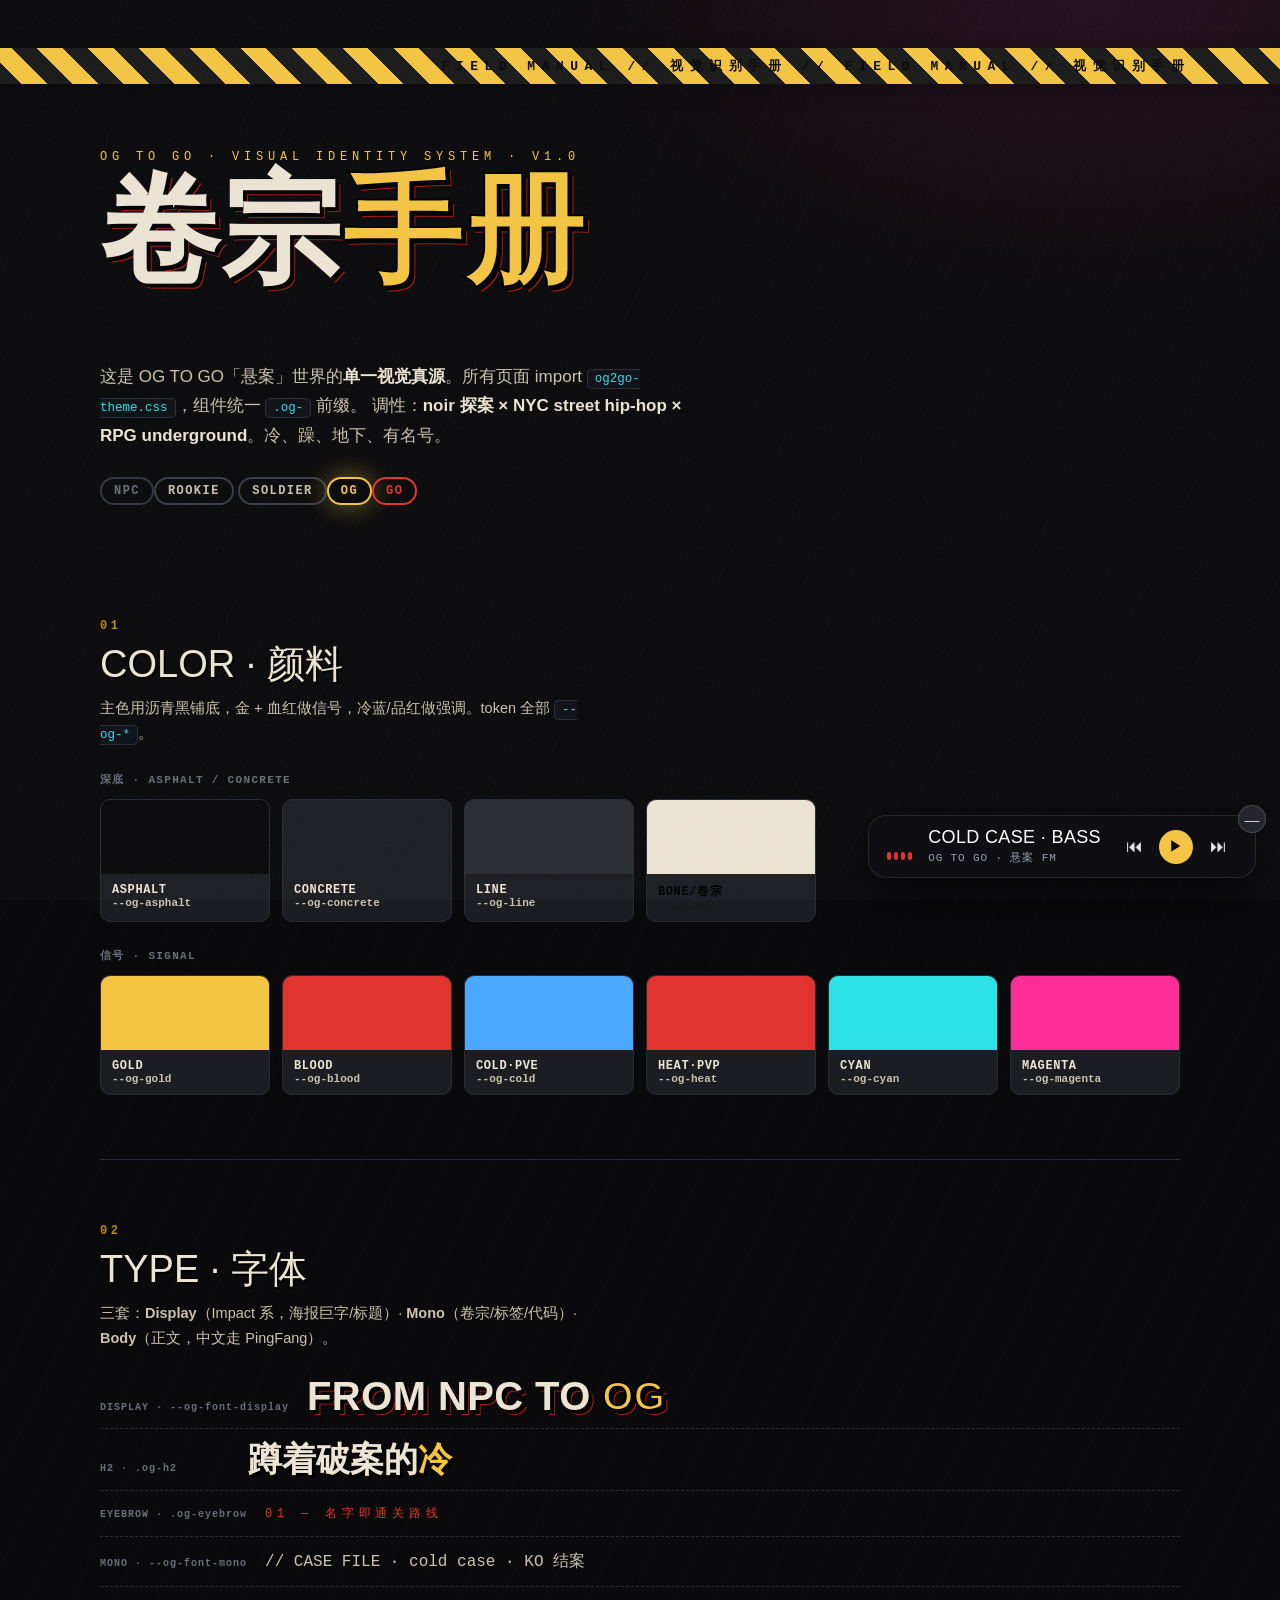
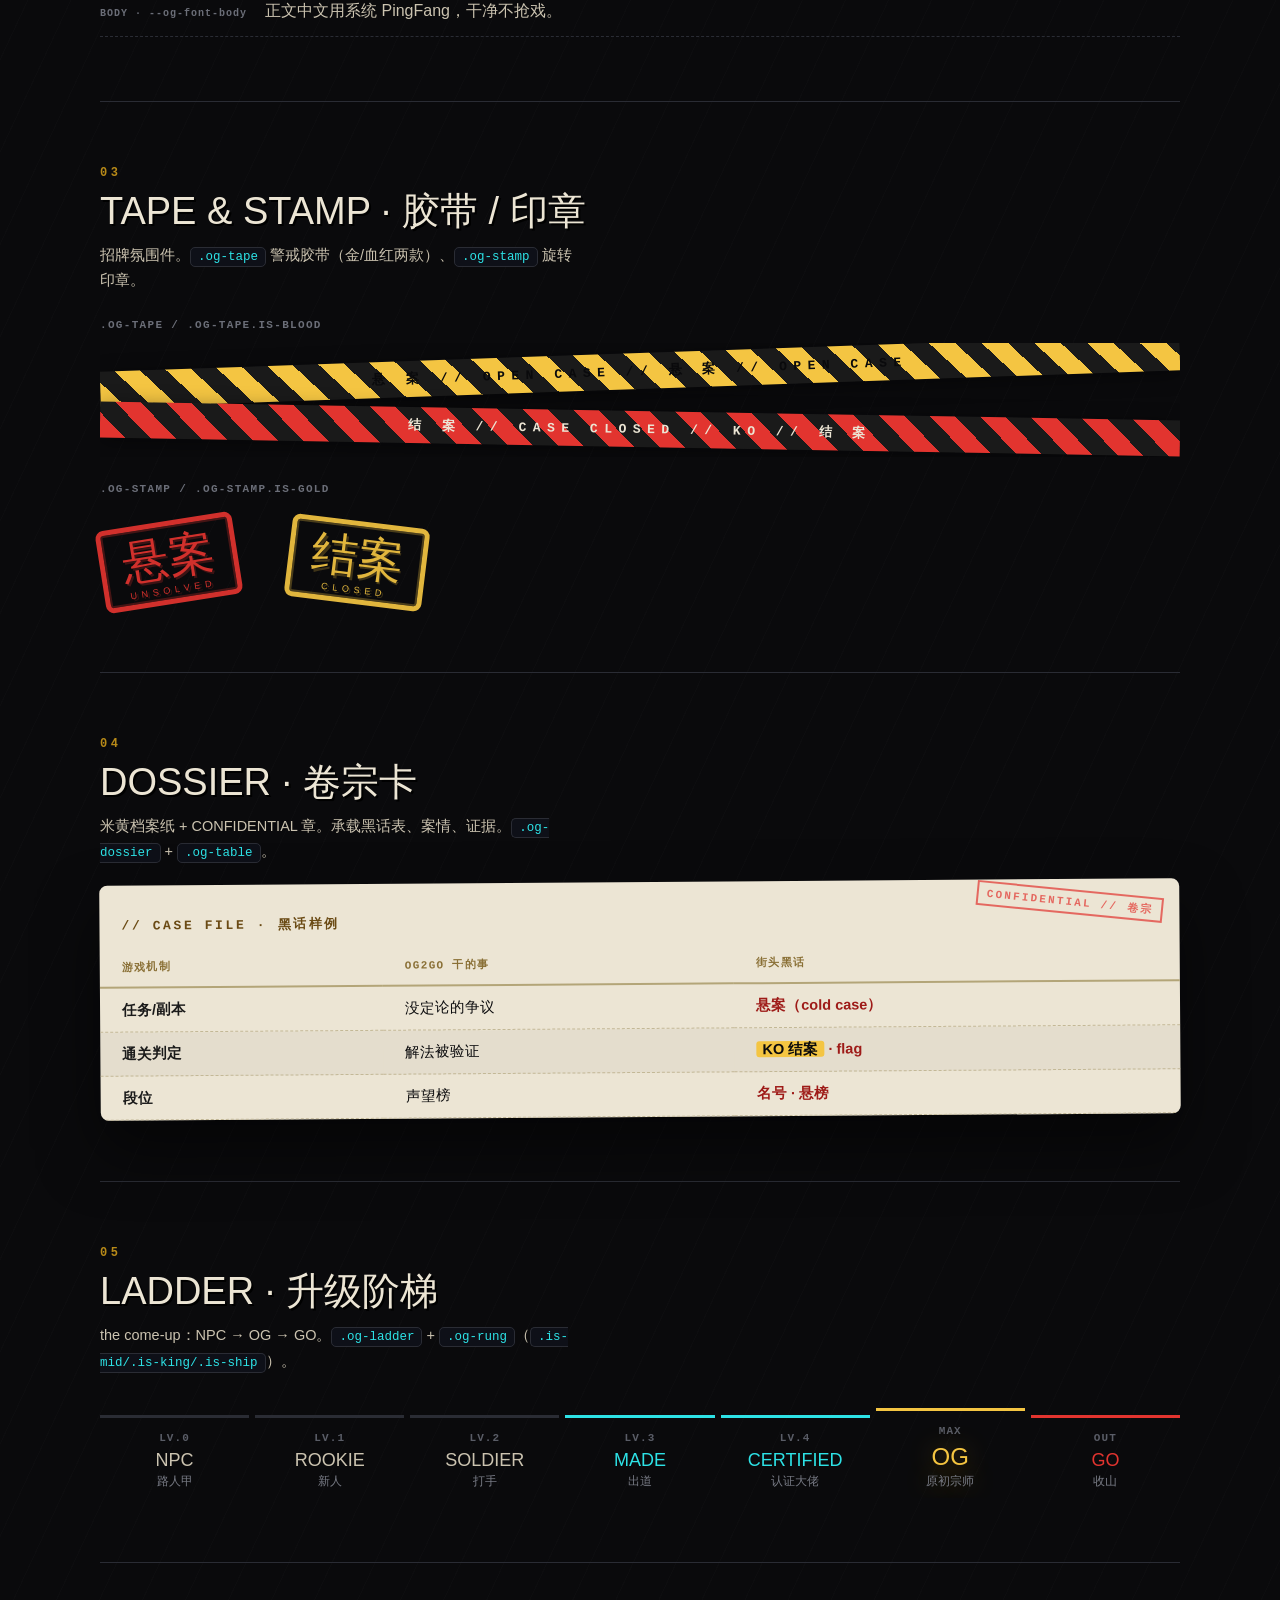
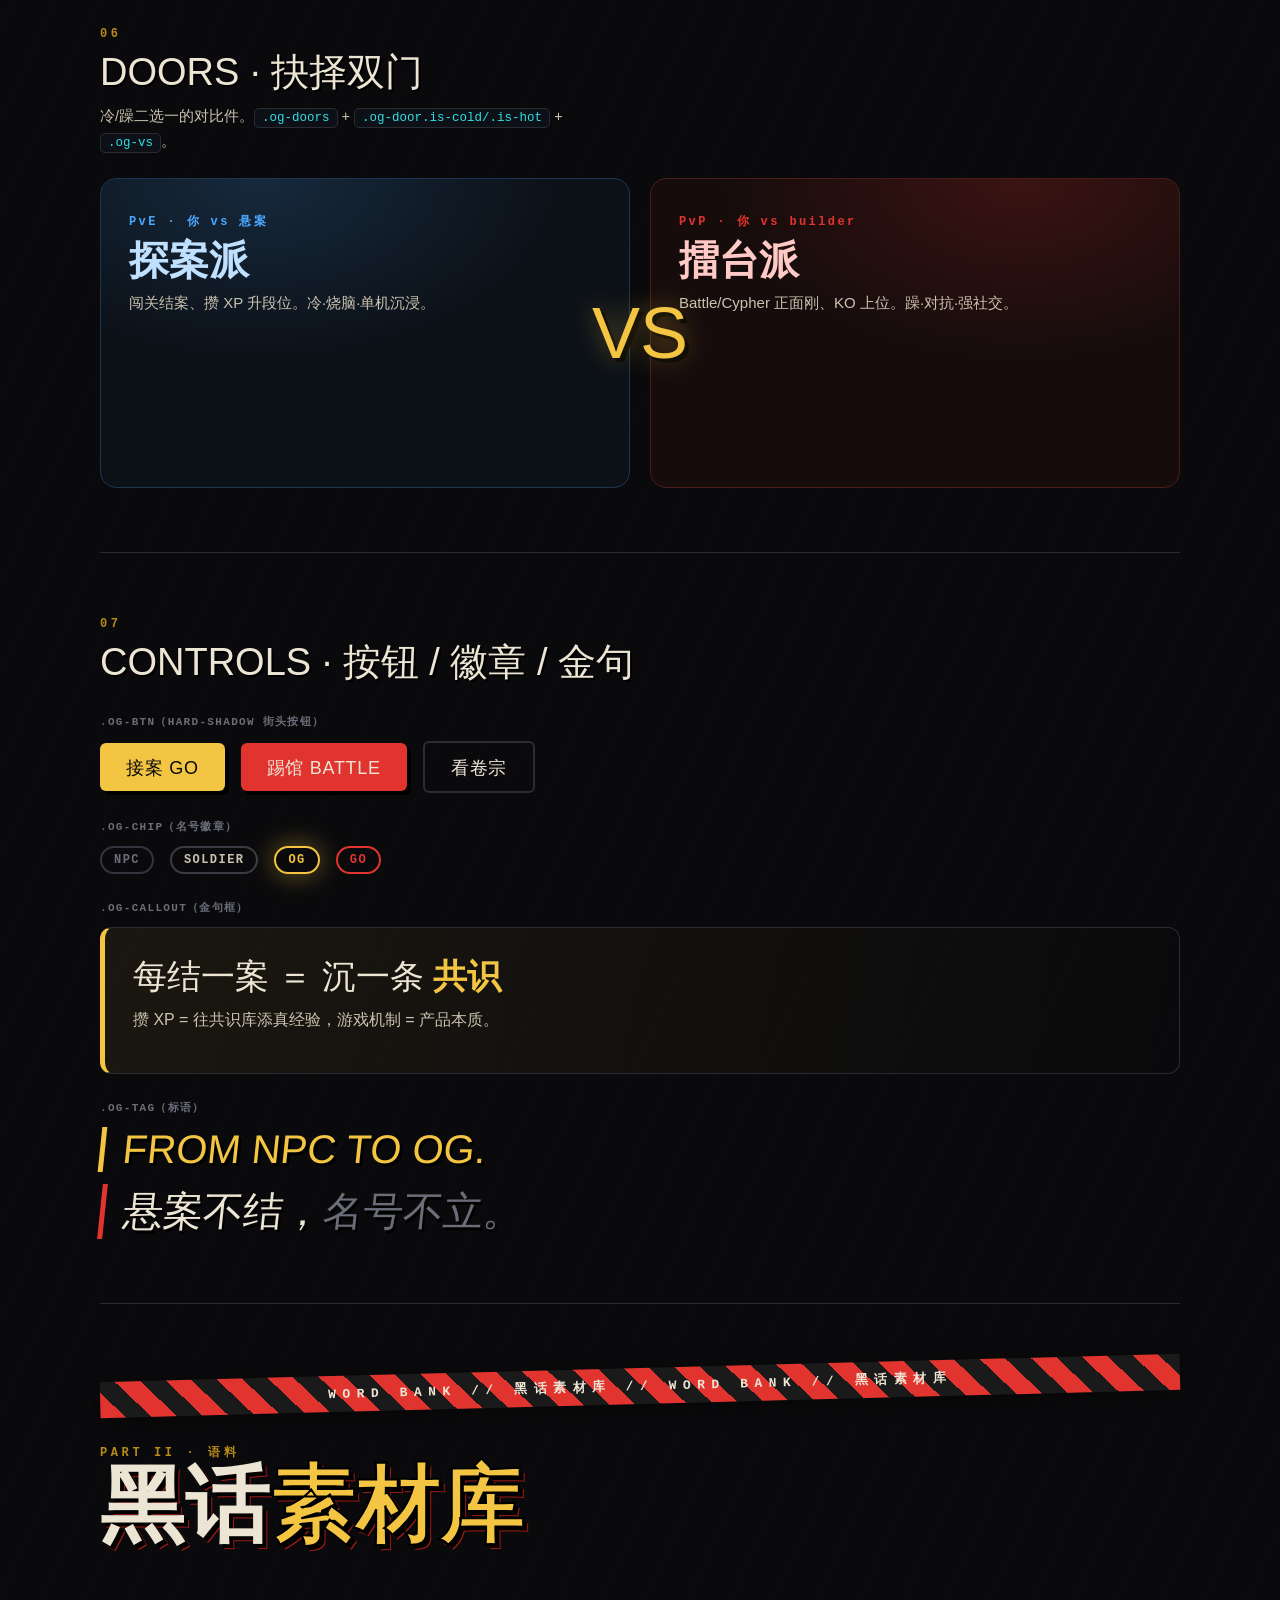
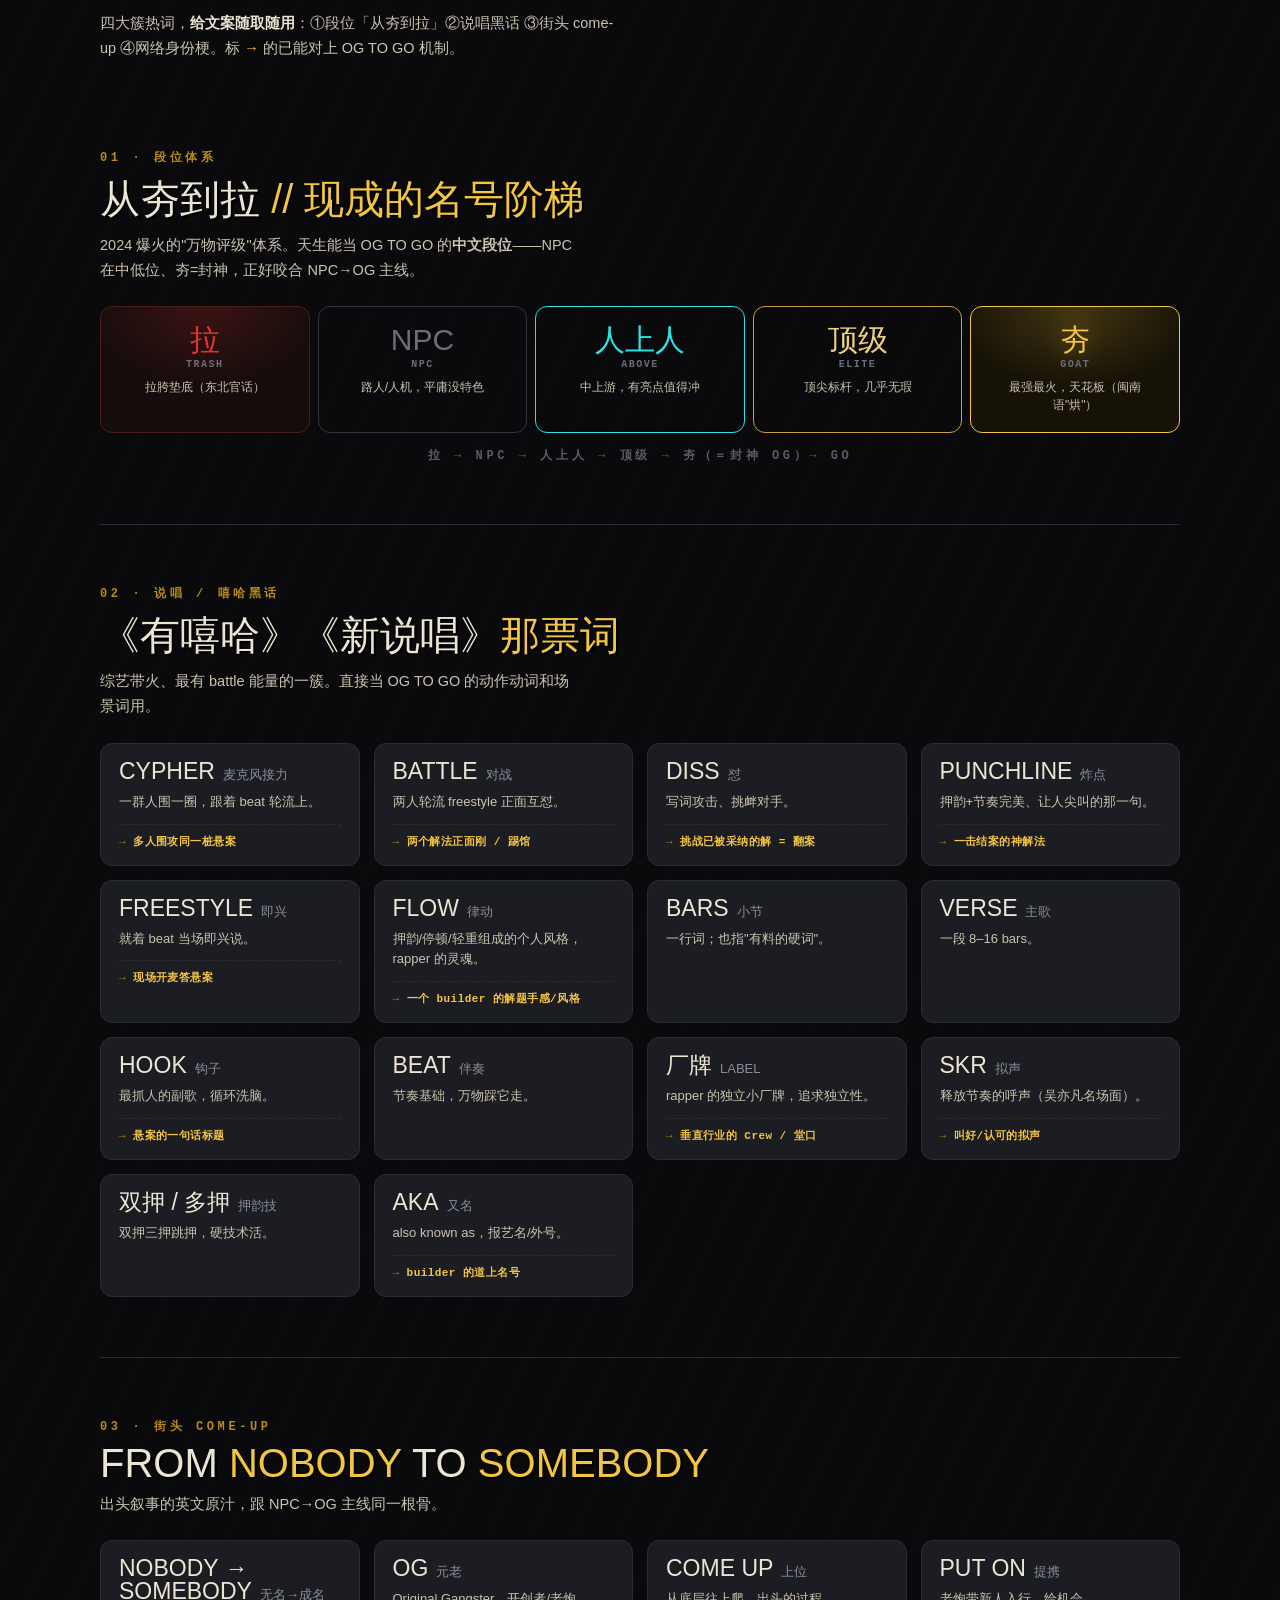
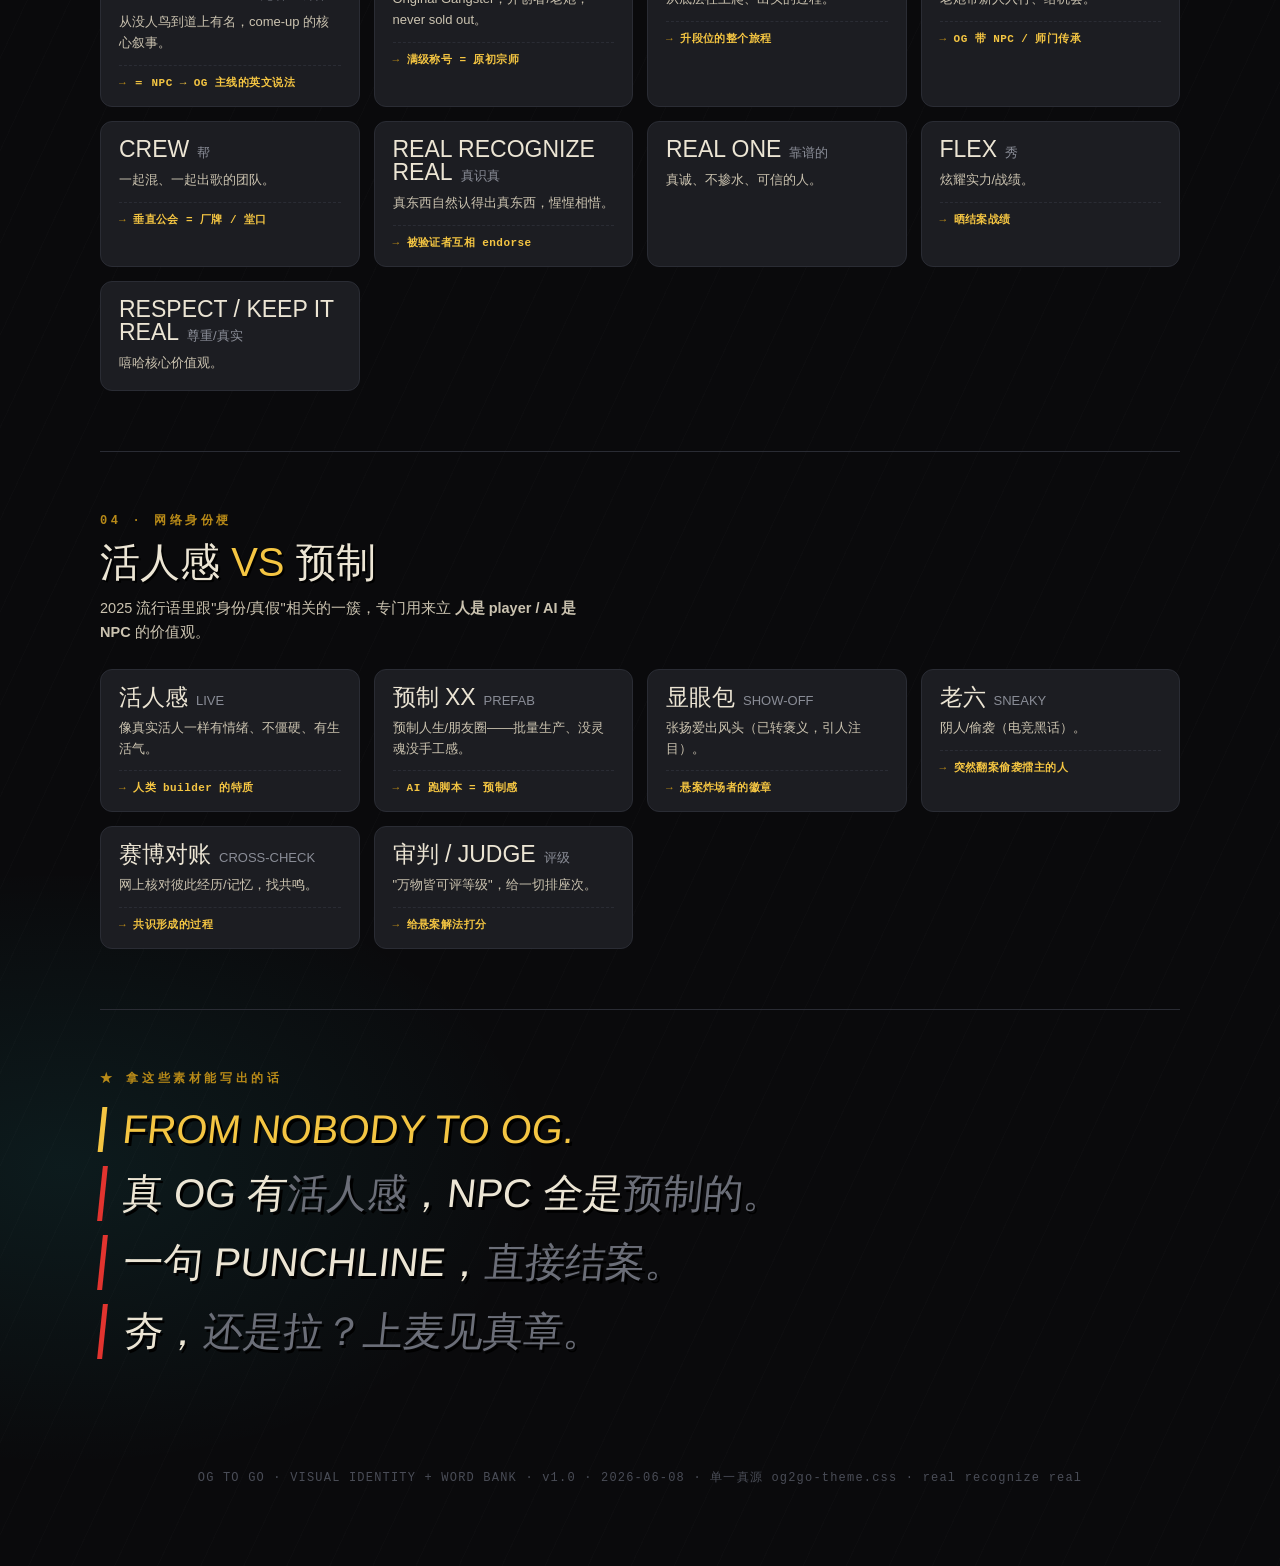
<file: styleguide/index.html>
<!DOCTYPE html>
<html lang="zh-CN">
<head>
<meta charset="UTF-8">
<meta name="viewport" content="width=device-width, initial-scale=1.0">
<title>OG TO GO · 视觉识别手册 v1.0</title>
<style>
/* ============================================================
   OG2GO · 悬案 // VISUAL IDENTITY SYSTEM  v1.0  (2026-06-08)
   noir 探案 × NYC street hip-hop × RPG underground
   单一真源：所有 og2go 页面 import 本文件，组件统一用 .og- 前缀
   ============================================================ */

/* ---------- 1. TOKENS ---------- */
:root{
  /* asphalt / concrete (深底) */
  --og-asphalt:   #0a0a0c;
  --og-asphalt-2: #121216;
  --og-concrete:  #1c1d22;
  --og-concrete-2:#15161b;
  --og-line:      #2a2c34;
  --og-line-soft: #3a3c44;

  /* bone / 卷宗纸 (浅底) */
  --og-bone:     #ece5d4;
  --og-bone-dim: #cbc3b0;
  --og-paper:    #ece5d4;
  --og-paper-ln: #c3b896;
  --og-ink:      #0a0a0c;

  /* signal colors */
  --og-gold:      #f4c542;   --og-gold-deep:#b88a18;
  --og-blood:     #e2342f;   --og-blood-deep:#9e1b18;
  --og-cyan:      #2de2e6;
  --og-magenta:   #ff2e97;
  --og-cold:      #4aa8ff;   /* PvE 探案 */
  --og-heat:      #e2342f;   /* PvP 擂台 */

  /* type */
  --og-font-display:"Impact","Haettenschweiler","Arial Narrow Bold","Oswald","PingFang SC",sans-serif;
  --og-font-mono:ui-monospace,"SFMono-Regular",Menlo,"Courier New",monospace;
  --og-font-body:-apple-system,BlinkMacSystemFont,"PingFang SC","Segoe UI",Roboto,"Helvetica Neue",sans-serif;

  /* geometry */
  --og-radius:12px; --og-radius-sm:6px; --og-radius-lg:16px;
  --og-gap:20px;

  /* shadows / treatments */
  --og-shadow-hard:4px 4px 0 #000;
  --og-shadow-blood:5px 5px 0 var(--og-blood-deep);
  --og-shadow-drop:0 30px 60px rgba(0,0,0,.5);
  --og-glow-gold:0 0 26px rgba(244,197,66,.45);
  --og-glow-cyan:0 0 26px rgba(45,226,230,.40);

  /* warning tape (警戒胶带) */
  --og-tape-gold: repeating-linear-gradient(45deg,var(--og-gold) 0 18px,#1a1a1a 18px 36px);
  --og-tape-blood:repeating-linear-gradient(45deg,var(--og-blood) 0 18px,#1a1a1a 18px 36px);

  /* film grain (data-uri，零依赖) */
  --og-grain:url("data:image/svg+xml;utf8,<svg xmlns='http://www.w3.org/2000/svg' width='120' height='120'><filter id='n'><feTurbulence type='fractalNoise' baseFrequency='0.9' numOctaves='3'/></filter><rect width='100%25' height='100%25' filter='url(%23n)'/></svg>");
}

/* ---------- 2. BASE ---------- */
.og-body{
  margin:0; background:var(--og-asphalt); color:var(--og-bone);
  font-family:var(--og-font-body); -webkit-font-smoothing:antialiased;
  position:relative; overflow-x:hidden;
}
/* 全局颗粒噪点叠层：给任意容器加 .og-grain */
.og-grain::after{
  content:""; position:fixed; inset:0; pointer-events:none; z-index:9999;
  opacity:.05; background-image:var(--og-grain);
}
/* 氛围深底：街道光斑 + 斜纹 */
.og-atmos{
  background:
    radial-gradient(900px 500px at 85% 0%,rgba(255,46,151,.10),transparent 60%),
    radial-gradient(800px 500px at 5% 95%,rgba(45,226,230,.08),transparent 60%),
    repeating-linear-gradient(115deg,transparent 0 38px,rgba(255,255,255,.012) 38px 39px),
    var(--og-asphalt);
}
.og-wrap{max-width:1080px; margin:0 auto; padding:0 26px}

/* ---------- 3. TYPOGRAPHY ---------- */
.og-display{
  font-family:var(--og-font-display); text-transform:uppercase; font-weight:900;
  line-height:.86; letter-spacing:.01em; color:var(--og-bone);
  text-shadow:var(--og-shadow-hard), var(--og-shadow-blood);
}
.og-display .go{color:var(--og-gold); -webkit-text-stroke:2px #000}
.og-h2{font-family:var(--og-font-display); text-transform:uppercase; font-weight:900;
  font-size:clamp(30px,6vw,58px); line-height:.98; color:var(--og-bone); text-shadow:3px 3px 0 #000}
.og-h2 em{font-style:normal; color:var(--og-gold)}
.og-mono{font-family:var(--og-font-mono)}
.og-eyebrow{font-family:var(--og-font-mono); font-size:12px; letter-spacing:.4em;
  text-transform:uppercase; color:var(--og-blood)}
.og-eyebrow.is-gold{color:var(--og-gold)}
.og-lead{max-width:62ch; color:var(--og-bone-dim); font-size:17px; line-height:1.75}
.og-lead b{color:var(--og-bone)}

/* ---------- 4. WARNING TAPE 警戒胶带 ---------- */
.og-tape{
  background:var(--og-tape-gold); padding:9px 0; width:140%;
  box-shadow:0 4px 20px rgba(0,0,0,.4); transform:rotate(-4deg);
}
.og-tape > span{display:block; text-align:center; color:var(--og-ink);
  letter-spacing:.5em; font-size:13px; font-family:var(--og-font-mono); font-weight:700}
.og-tape.is-blood{background:var(--og-tape-blood); transform:rotate(3deg)}
.og-tape.is-blood > span{color:var(--og-bone)}

/* ---------- 5. STAMP 印章 ---------- */
.og-stamp{
  display:inline-block; font-family:var(--og-font-display); text-transform:uppercase;
  border:5px solid var(--og-blood); color:var(--og-blood); padding:8px 18px 4px;
  border-radius:8px; transform:rotate(-9deg); opacity:.92;
  text-shadow:2px 2px 0 rgba(226,52,47,.25); box-shadow:inset 0 0 0 2px rgba(226,52,47,.3);
  line-height:1;
}
.og-stamp small{display:block; font-size:.2em; letter-spacing:.5em; text-align:center; margin-top:6px}
.og-stamp.is-gold{border-color:var(--og-gold); color:var(--og-gold);
  text-shadow:2px 2px 0 rgba(244,197,66,.25); box-shadow:inset 0 0 0 2px rgba(244,197,66,.3)}

/* ---------- 6. DOSSIER 卷宗卡 ---------- */
.og-dossier{
  background:var(--og-paper); color:var(--og-ink); border-radius:8px; overflow:hidden;
  box-shadow:var(--og-shadow-drop); position:relative; transform:rotate(-.4deg);
}
.og-dossier::before{
  content:"CONFIDENTIAL // 卷宗"; position:absolute; top:10px; right:16px;
  font:700 11px var(--og-font-mono); letter-spacing:.2em; color:var(--og-blood);
  border:2px solid var(--og-blood); padding:3px 8px; transform:rotate(6deg); opacity:.7;
}
.og-dossier h3{font:800 13px var(--og-font-mono); letter-spacing:.2em; padding:18px 22px 0; color:#6a4a14}

/* dossier 内表格 */
.og-table{border-collapse:collapse; width:100%; font-size:14.5px; margin-top:8px}
.og-table th,.og-table td{text-align:left; padding:12px 22px; border-bottom:1px dashed var(--og-paper-ln); vertical-align:top}
.og-table thead th{font:700 11px var(--og-font-mono); letter-spacing:.12em; text-transform:uppercase;
  color:#8a7036; border-bottom:2px solid #b3a578}
.og-table tbody tr:nth-child(even){background:rgba(0,0,0,.035)}
.og-table td b{color:#1a1a1a}
.og-table .slang{color:var(--og-blood-deep); font-weight:700}
.og-table .slang .x{color:var(--og-ink); background:var(--og-gold); padding:0 6px; border-radius:3px}

/* ---------- 7. CALLOUT 金句框 ---------- */
.og-callout{
  border:1px solid var(--og-line); border-left:5px solid var(--og-gold); border-radius:var(--og-radius);
  background:linear-gradient(100deg,rgba(244,197,66,.07),transparent); padding:26px 28px;
}
.og-callout .xp{font-family:var(--og-font-display); text-transform:uppercase; font-size:clamp(22px,4vw,34px)}
.og-callout .xp b{color:var(--og-gold)}
.og-callout p{margin-top:10px; color:var(--og-bone-dim)}

/* ---------- 8. LADDER 升级阶梯 ---------- */
.og-ladder{display:flex; align-items:flex-end; gap:6px; overflow-x:auto; padding-bottom:8px}
.og-rung{flex:1; min-width:108px; text-align:center; border-top:3px solid var(--og-line); padding-top:14px; position:relative}
.og-rung .lv{font:700 11px var(--og-font-mono); color:#5a5d67; letter-spacing:.1em}
.og-rung .nm{margin-top:6px; font-family:var(--og-font-display); text-transform:uppercase; font-size:18px; color:var(--og-bone-dim)}
.og-rung .zh{display:block; font-family:var(--og-font-body); font-size:12px; color:#787b85; margin-top:2px}
.og-rung.is-mid{border-color:var(--og-cyan)} .og-rung.is-mid .nm{color:var(--og-cyan)}
.og-rung.is-king{border-color:var(--og-gold)}
.og-rung.is-king .nm{color:var(--og-gold); font-size:24px; text-shadow:var(--og-glow-gold)}
.og-rung.is-king::before{content:"👑"; position:absolute; top:-34px; left:50%; transform:translateX(-50%); font-size:24px}
.og-rung.is-ship{border-color:var(--og-blood)} .og-rung.is-ship .nm{color:var(--og-blood)}

/* ---------- 9. DOORS 双门 (PvE/PvP) ---------- */
.og-doors{display:grid; grid-template-columns:1fr 1fr; gap:20px; position:relative}
.og-door{border:1px solid var(--og-line); border-radius:var(--og-radius-lg); padding:34px 28px;
  position:relative; overflow:hidden; min-height:240px; transition:transform .2s, box-shadow .2s}
.og-door:hover{transform:translateY(-6px)}
.og-door.is-cold{background:radial-gradient(500px 300px at 30% 0%,rgba(74,168,255,.16),transparent 60%),#0c1118; border-color:#1d3550}
.og-door.is-cold:hover{box-shadow:0 24px 50px rgba(74,168,255,.18)}
.og-door.is-hot{background:radial-gradient(500px 300px at 70% 0%,rgba(226,52,47,.18),transparent 60%),#160c0c; border-color:#4a1d1d}
.og-door.is-hot:hover{box-shadow:0 24px 50px rgba(226,52,47,.2)}
.og-door .pin{font:800 12px var(--og-font-mono); letter-spacing:.2em}
.og-door.is-cold .pin{color:var(--og-cold)} .og-door.is-hot .pin{color:var(--og-blood)}
.og-door h3{font-family:var(--og-font-display); text-transform:uppercase; font-size:clamp(28px,5vw,40px); margin:10px 0 6px; line-height:1}
.og-door.is-cold h3{color:#bfe0ff} .og-door.is-hot h3{color:#ffc9c6}
.og-door p{color:var(--og-bone-dim); font-size:15px; line-height:1.7}
.og-vs{position:absolute; left:50%; top:50%; transform:translate(-50%,-50%); z-index:5;
  font-family:var(--og-font-display); font-size:clamp(40px,8vw,72px); color:var(--og-gold);
  text-shadow:var(--og-glow-gold),4px 4px 0 #000; pointer-events:none}
@media(max-width:760px){.og-doors{grid-template-columns:1fr}}

/* ---------- 10. BUTTONS 街头按钮 ---------- */
.og-btn{
  display:inline-block; font-family:var(--og-font-display); text-transform:uppercase; letter-spacing:.04em;
  font-size:18px; color:var(--og-ink); background:var(--og-gold); border:none; cursor:pointer;
  padding:13px 26px 11px; border-radius:var(--og-radius-sm); box-shadow:var(--og-shadow-hard);
  transition:transform .12s, box-shadow .12s; text-decoration:none;
}
.og-btn:hover{transform:translate(-2px,-2px); box-shadow:6px 6px 0 #000}
.og-btn:active{transform:translate(2px,2px); box-shadow:2px 2px 0 #000}
.og-btn.is-blood{background:var(--og-blood); color:var(--og-bone)}
.og-btn.is-ghost{background:transparent; color:var(--og-bone); border:2px solid var(--og-line); box-shadow:none}
.og-btn.is-ghost:hover{border-color:var(--og-gold); color:var(--og-gold); transform:translateY(-2px)}

/* ---------- 11. RANK CHIP 名号徽章 ---------- */
.og-chip{display:inline-block; font:700 12px var(--og-font-mono); letter-spacing:.12em; text-transform:uppercase;
  padding:5px 12px; border-radius:999px; border:2px solid var(--og-line-soft); color:var(--og-bone-dim)}
.og-chip.is-npc{border-color:#33353d; color:#6b6e78}
.og-chip.is-og{border-color:var(--og-gold); color:var(--og-gold); box-shadow:var(--og-glow-gold)}
.og-chip.is-go{border-color:var(--og-blood); color:var(--og-blood)}

/* ---------- 12. TAGLINE 标语 ---------- */
.og-tag{font-family:var(--og-font-display); text-transform:uppercase; font-size:clamp(22px,5vw,40px);
  color:var(--og-bone); transform:skewX(-6deg); border-left:5px solid var(--og-blood); padding-left:18px;
  text-shadow:3px 3px 0 #000}
.og-tag.is-gold{border-color:var(--og-gold); color:var(--og-gold)}
.og-tag .mut{color:#6b6e78}

/* ---------- 13. ENTRANCE 入场动画 ---------- */
@keyframes ogRise{from{opacity:0; transform:translateY(22px)} to{opacity:1; transform:none}}
.og-rise{animation:ogRise .7s cubic-bezier(.2,.7,.2,1) both}
.og-rise.d1{animation-delay:.08s} .og-rise.d2{animation-delay:.16s}
.og-rise.d3{animation-delay:.24s} .og-rise.d4{animation-delay:.32s}
@media(prefers-reduced-motion:reduce){.og-rise{animation:none}}

</style>
<style>
  /* 手册自身的排版（用主题 token，不另起炉灶） */
  .sg-sec{padding:64px 0; border-bottom:1px solid var(--og-line)}
  .sg-num{font:700 12px var(--og-font-mono); letter-spacing:.3em; color:var(--og-gold-deep)}
  .sg-title{font-family:var(--og-font-display); text-transform:uppercase; font-size:clamp(24px,4vw,38px);
    color:var(--og-bone); margin:6px 0 4px; text-shadow:2px 2px 0 #000}
  .sg-note{color:var(--og-bone-dim); font-size:14.5px; max-width:60ch; margin-top:6px; line-height:1.7}
  .sg-label{font:700 11px var(--og-font-mono); letter-spacing:.12em; color:#6b6e78; text-transform:uppercase; margin:26px 0 12px}
  code{font-family:var(--og-font-mono); font-size:12.5px; color:var(--og-cyan); background:#0e1018;
    border:1px solid var(--og-line); border-radius:5px; padding:2px 7px}
  .sg-grid{display:grid; grid-template-columns:repeat(auto-fill,minmax(150px,1fr)); gap:12px}
  .sw{border-radius:10px; overflow:hidden; border:1px solid var(--og-line); background:var(--og-concrete)}
  .sw .chip{height:74px} .sw .meta{padding:9px 11px; font:600 11px var(--og-font-mono); color:var(--og-bone-dim)}
  .sw .meta b{display:block; color:var(--og-bone); font-size:12px; text-transform:uppercase; letter-spacing:.05em}
  .sg-row{display:flex; flex-wrap:wrap; gap:16px; align-items:center}
  .type-row{border-bottom:1px dashed var(--og-line); padding:14px 0; display:flex; align-items:baseline; gap:18px; flex-wrap:wrap}
  .type-row .tag{font:700 10px var(--og-font-mono); color:#6b6e78; letter-spacing:.1em; min-width:130px}
  /* ===== WORD BANK (素材库) ===== */
  .wb-sec{padding:60px 0; border-bottom:1px solid var(--og-line)}
  .wb-num{font:700 12px var(--og-font-mono); letter-spacing:.3em; color:var(--og-gold-deep)}
  .wb-title{font-family:var(--og-font-display); text-transform:uppercase; font-size:clamp(24px,4vw,40px);
    color:var(--og-bone); margin:6px 0 4px; text-shadow:2px 2px 0 #000}
  .wb-title em{font-style:normal; color:var(--og-gold)}
  .wb-note{color:var(--og-bone-dim); font-size:14.5px; max-width:60ch; margin-top:6px; line-height:1.7}
  .tier{display:flex; gap:8px; margin-top:24px; flex-wrap:wrap}
  .tier .t{flex:1; min-width:120px; border-radius:12px; padding:18px 16px; text-align:center; border:1px solid var(--og-line)}
  .tier .t .lab{font-family:var(--og-font-display); font-size:30px; line-height:1}
  .tier .t .en{font:700 10px var(--og-font-mono); letter-spacing:.15em; color:#6b6e78; margin-top:4px}
  .tier .t .m{font-size:12px; color:var(--og-bone-dim); margin-top:8px; line-height:1.5}
  .tier .hang{background:radial-gradient(120px 80px at 50% 0,rgba(244,197,66,.2),transparent),#161206; border-color:var(--og-gold)}
  .tier .hang .lab{color:var(--og-gold); text-shadow:var(--og-glow-gold)}
  .tier .top{border-color:#caa23a} .tier .top .lab{color:#f0d27a}
  .tier .up{border-color:var(--og-cyan)} .tier .up .lab{color:var(--og-cyan)}
  .tier .npc .lab{color:#6b6e78} .tier .npc{border-color:#33353d}
  .tier .la{background:radial-gradient(120px 80px at 50% 0,rgba(226,52,47,.18),transparent),#160c0c; border-color:#4a1d1d}
  .tier .la .lab{color:var(--og-blood)}
  .tier-arrow{text-align:center; color:#5a5d67; font:700 12px var(--og-font-mono); letter-spacing:.3em; margin-top:14px}
  .wall{display:grid; grid-template-columns:repeat(auto-fill,minmax(232px,1fr)); gap:14px; margin-top:24px}
  .word{border:1px solid var(--og-line); border-radius:12px; padding:16px 18px; background:var(--og-concrete);
    transition:transform .15s, border-color .15s}
  .word:hover{transform:translateY(-4px); border-color:var(--og-gold-deep)}
  .word .t{font-family:var(--og-font-display); text-transform:uppercase; font-size:23px; color:var(--og-bone); line-height:1}
  .word .zh{font-family:var(--og-font-body); font-size:13px; color:#8a8d97; margin-left:8px}
  .word .m{color:var(--og-bone-dim); font-size:13px; margin-top:9px; line-height:1.6}
  .word .use{margin-top:11px; font:700 11px var(--og-font-mono); letter-spacing:.04em; color:var(--og-gold);
    border-top:1px dashed var(--og-line); padding-top:9px}
  .word .use::before{content:"→ "; color:var(--og-gold-deep)}
  /* ===== LO-FI 悬浮播放器 ===== */
  .lofi{position:fixed; right:24px; bottom:22px; z-index:10000;
    display:flex; align-items:center; gap:16px; padding:12px 20px 12px 18px;
    background:rgba(18,18,22,.6); backdrop-filter:blur(18px) saturate(1.25); -webkit-backdrop-filter:blur(18px) saturate(1.25);
    border:1px solid rgba(255,255,255,.10); border-radius:18px; box-shadow:0 18px 50px rgba(0,0,0,.55);
    font-family:var(--og-font-mono); max-width:92vw; transition:width .3s,height .3s,padding .3s,border-radius .3s}
  .lofi-eq{display:flex; align-items:flex-end; gap:3px; height:26px; flex:none}
  .lofi-eq i{width:4px; height:8px; background:var(--og-blood); border-radius:2px}
  .lofi.playing .lofi-eq i{animation:lofiEq .9s ease-in-out infinite}
  .lofi.playing .lofi-eq i:nth-child(2){animation-delay:.18s; background:var(--og-gold)}
  .lofi.playing .lofi-eq i:nth-child(3){animation-delay:.36s}
  .lofi.playing .lofi-eq i:nth-child(4){animation-delay:.54s; background:var(--og-gold)}
  @keyframes lofiEq{0%,100%{height:6px}50%{height:24px}}
  .lofi-meta{min-width:148px}
  .lofi-title{font-family:var(--og-font-display); text-transform:uppercase; font-size:18px; color:#fff; letter-spacing:.02em; line-height:1}
  .lofi-artist{font-size:11px; color:#9aa0ac; letter-spacing:.08em; margin-top:4px; white-space:nowrap; overflow:hidden; text-overflow:ellipsis; max-width:180px}
  .lofi-ctrl{display:flex; align-items:center; gap:8px}
  .lofi-ctrl button{background:none; border:none; color:#e6e6ea; font-size:17px; cursor:pointer; width:34px; height:34px;
    border-radius:50%; display:grid; place-items:center; transition:background .15s}
  .lofi-ctrl button:hover{background:rgba(255,255,255,.12)}
  .lofi-ctrl .play{background:var(--og-gold); color:#0a0a0c; font-size:14px}
  .lofi-ctrl .play:hover{background:#ffd766}
  .lofi-mini{position:absolute; top:-11px; right:-11px; width:28px; height:28px; border-radius:50%;
    background:rgba(40,40,46,.92); border:1px solid rgba(255,255,255,.16); color:#cfd2da; cursor:pointer; font-size:15px; line-height:1; padding:0}
  .lofi.min{gap:0; padding:0; width:60px; height:60px; border-radius:50%; justify-content:center; cursor:pointer}
  .lofi.min .lofi-meta,.lofi.min .lofi-ctrl,.lofi.min .lofi-mini{display:none}
</style>
</head>
<body class="og-body og-atmos og-grain">

<!-- ===== COVER ===== -->
<header style="padding:90px 0 50px; position:relative; overflow:hidden">
  <div class="og-tape og-rise" style="position:absolute; top:48px; left:-80px"><span>FIELD MANUAL // 视觉识别手册 // FIELD MANUAL // 视觉识别手册</span></div>
  <div class="og-wrap" style="padding-top:60px">
    <div class="og-eyebrow is-gold og-rise">OG TO GO · visual identity system · v1.0</div>
    <h1 class="og-display og-rise d1" style="font-size:clamp(48px,12vw,120px); margin-top:14px">卷宗<span class="go">手册</span></h1>
    <p class="og-lead og-rise d2" style="margin-top:20px">这是 OG TO GO「悬案」世界的<b>单一视觉真源</b>。所有页面 import <code>og2go-theme.css</code>，组件统一 <code>.og-</code> 前缀。
      调性：<b>noir 探案 × NYC street hip-hop × RPG underground</b>。冷、躁、地下、有名号。</p>
    <div class="og-row og-rise d3" style="margin-top:26px">
      <span class="og-chip is-npc">NPC</span><span class="og-chip">ROOKIE</span>
      <span class="og-chip">SOLDIER</span><span class="og-chip is-og">OG</span><span class="og-chip is-go">GO</span>
    </div>
  </div>
</header>

<div class="og-wrap">

  <!-- ===== 01 COLOR ===== -->
  <section class="sg-sec">
    <div class="sg-num">01</div><div class="sg-title">Color · 颜料</div>
    <p class="sg-note">主色用沥青黑铺底，金 + 血红做信号，冷蓝/品红做强调。token 全部 <code>--og-*</code>。</p>
    <div class="sg-label">深底 · asphalt / concrete</div>
    <div class="sg-grid">
      <div class="sw"><div class="chip" style="background:#0a0a0c"></div><div class="meta"><b>asphalt</b>--og-asphalt</div></div>
      <div class="sw"><div class="chip" style="background:#1c1d22"></div><div class="meta"><b>concrete</b>--og-concrete</div></div>
      <div class="sw"><div class="chip" style="background:#2a2c34"></div><div class="meta"><b>line</b>--og-line</div></div>
      <div class="sw"><div class="chip" style="background:#ece5d4"></div><div class="meta" style="color:#1a1a1a"><b style="color:#000">bone/卷宗</b>--og-bone</div></div>
    </div>
    <div class="sg-label">信号 · signal</div>
    <div class="sg-grid">
      <div class="sw"><div class="chip" style="background:#f4c542"></div><div class="meta"><b>gold</b>--og-gold</div></div>
      <div class="sw"><div class="chip" style="background:#e2342f"></div><div class="meta"><b>blood</b>--og-blood</div></div>
      <div class="sw"><div class="chip" style="background:#4aa8ff"></div><div class="meta"><b>cold·PvE</b>--og-cold</div></div>
      <div class="sw"><div class="chip" style="background:#e2342f"></div><div class="meta"><b>heat·PvP</b>--og-heat</div></div>
      <div class="sw"><div class="chip" style="background:#2de2e6"></div><div class="meta"><b>cyan</b>--og-cyan</div></div>
      <div class="sw"><div class="chip" style="background:#ff2e97"></div><div class="meta"><b>magenta</b>--og-magenta</div></div>
    </div>
  </section>

  <!-- ===== 02 TYPE ===== -->
  <section class="sg-sec">
    <div class="sg-num">02</div><div class="sg-title">Type · 字体</div>
    <p class="sg-note">三套：<b>Display</b>（Impact 系，海报巨字/标题）· <b>Mono</b>（卷宗/标签/代码）· <b>Body</b>（正文，中文走 PingFang）。</p>
    <div class="type-row"><span class="tag">DISPLAY · --og-font-display</span><span class="og-display" style="font-size:40px">FROM NPC TO <span class="go">OG</span></span></div>
    <div class="type-row"><span class="tag">H2 · .og-h2</span><span class="og-h2" style="font-size:34px">蹲着破案的<em>冷</em></span></div>
    <div class="type-row"><span class="tag">EYEBROW · .og-eyebrow</span><span class="og-eyebrow">01 — 名字即通关路线</span></div>
    <div class="type-row"><span class="tag">MONO · --og-font-mono</span><span class="og-mono" style="color:var(--og-bone-dim)">// CASE FILE · cold case · KO 结案</span></div>
    <div class="type-row"><span class="tag">BODY · --og-font-body</span><span style="color:var(--og-bone-dim)">正文中文用系统 PingFang，干净不抢戏。</span></div>
  </section>

  <!-- ===== 03 TAPE + STAMP ===== -->
  <section class="sg-sec">
    <div class="sg-num">03</div><div class="sg-title">Tape & Stamp · 胶带 / 印章</div>
    <p class="sg-note">招牌氛围件。<code>.og-tape</code> 警戒胶带（金/血红两款）、<code>.og-stamp</code> 旋转印章。</p>
    <div class="sg-label">.og-tape / .og-tape.is-blood</div>
    <div style="display:flex; flex-direction:column; gap:22px; overflow:hidden; padding:10px 0">
      <div class="og-tape" style="width:100%; transform:rotate(-2deg)"><span>悬 案 // OPEN CASE // 悬 案 // OPEN CASE</span></div>
      <div class="og-tape is-blood" style="width:100%; transform:rotate(1deg)"><span>结 案 // CASE CLOSED // KO // 结 案</span></div>
    </div>
    <div class="sg-label">.og-stamp / .og-stamp.is-gold</div>
    <div class="sg-row" style="gap:50px; padding:14px 0 4px">
      <span class="og-stamp" style="font-size:46px">悬案<small>UNSOLVED</small></span>
      <span class="og-stamp is-gold" style="font-size:46px; transform:rotate(7deg)">结案<small>CLOSED</small></span>
    </div>
  </section>

  <!-- ===== 04 DOSSIER ===== -->
  <section class="sg-sec">
    <div class="sg-num">04</div><div class="sg-title">Dossier · 卷宗卡</div>
    <p class="sg-note">米黄档案纸 + CONFIDENTIAL 章。承载黑话表、案情、证据。<code>.og-dossier</code> + <code>.og-table</code>。</p>
    <div class="og-dossier" style="margin-top:18px">
      <h3>// CASE FILE · 黑话样例</h3>
      <table class="og-table">
        <thead><tr><th>游戏机制</th><th>og2go 干的事</th><th>街头黑话</th></tr></thead>
        <tbody>
          <tr><td><b>任务/副本</b></td><td>没定论的争议</td><td class="slang">悬案（cold case）</td></tr>
          <tr><td><b>通关判定</b></td><td>解法被验证</td><td class="slang"><span class="x">KO 结案</span> · flag</td></tr>
          <tr><td><b>段位</b></td><td>声望榜</td><td class="slang">名号 · 悬榜</td></tr>
        </tbody>
      </table>
    </div>
  </section>

  <!-- ===== 05 LADDER ===== -->
  <section class="sg-sec">
    <div class="sg-num">05</div><div class="sg-title">Ladder · 升级阶梯</div>
    <p class="sg-note">the come-up：NPC → OG → GO。<code>.og-ladder</code> + <code>.og-rung</code>（<code>.is-mid/.is-king/.is-ship</code>）。</p>
    <div class="og-ladder" style="margin-top:34px">
      <div class="og-rung"><div class="lv">LV.0</div><div class="nm">NPC<span class="zh">路人甲</span></div></div>
      <div class="og-rung"><div class="lv">LV.1</div><div class="nm">ROOKIE<span class="zh">新人</span></div></div>
      <div class="og-rung"><div class="lv">LV.2</div><div class="nm">SOLDIER<span class="zh">打手</span></div></div>
      <div class="og-rung is-mid"><div class="lv">LV.3</div><div class="nm">MADE<span class="zh">出道</span></div></div>
      <div class="og-rung is-mid"><div class="lv">LV.4</div><div class="nm">CERTIFIED<span class="zh">认证大佬</span></div></div>
      <div class="og-rung is-king"><div class="lv">MAX</div><div class="nm">OG<span class="zh">原初宗师</span></div></div>
      <div class="og-rung is-ship"><div class="lv">OUT</div><div class="nm">GO<span class="zh">收山</span></div></div>
    </div>
  </section>

  <!-- ===== 06 DOORS ===== -->
  <section class="sg-sec">
    <div class="sg-num">06</div><div class="sg-title">Doors · 抉择双门</div>
    <p class="sg-note">冷/躁二选一的对比件。<code>.og-doors</code> + <code>.og-door.is-cold/.is-hot</code> + <code>.og-vs</code>。</p>
    <div class="og-doors" style="margin-top:24px">
      <div class="og-door is-cold">
        <div class="pin">PvE · 你 vs 悬案</div>
        <h3>探案派</h3>
        <p style="margin-top:10px">闯关结案、攒 XP 升段位。冷·烧脑·单机沉浸。</p>
      </div>
      <div class="og-door is-hot">
        <div class="pin">PvP · 你 vs builder</div>
        <h3>擂台派</h3>
        <p style="margin-top:10px">Battle/Cypher 正面刚、KO 上位。躁·对抗·强社交。</p>
      </div>
      <div class="og-vs">VS</div>
    </div>
  </section>

  <!-- ===== 07 BUTTONS / CHIPS / CALLOUT / TAG ===== -->
  <section class="sg-sec">
    <div class="sg-num">07</div><div class="sg-title">Controls · 按钮 / 徽章 / 金句</div>
    <div class="sg-label">.og-btn（hard-shadow 街头按钮）</div>
    <div class="sg-row">
      <a class="og-btn">接案 GO</a>
      <a class="og-btn is-blood">踢馆 BATTLE</a>
      <a class="og-btn is-ghost">看卷宗</a>
    </div>
    <div class="sg-label">.og-chip（名号徽章）</div>
    <div class="sg-row">
      <span class="og-chip is-npc">NPC</span><span class="og-chip">SOLDIER</span>
      <span class="og-chip is-og">OG</span><span class="og-chip is-go">GO</span>
    </div>
    <div class="sg-label">.og-callout（金句框）</div>
    <div class="og-callout"><div class="xp">每结一案 ＝ 沉一条 <b>共识</b></div>
      <p>攒 XP = 往共识库添真经验，游戏机制 = 产品本质。</p></div>
    <div class="sg-label">.og-tag（标语）</div>
    <div style="display:flex; flex-direction:column; gap:12px">
      <span class="og-tag is-gold">From NPC to OG.</span>
      <span class="og-tag">悬案不结，<span class="mut">名号不立。</span></span>
    </div>
  </section>

  <!-- ===================== PART II · 黑话素材库 ===================== -->
  <section class="sg-sec" style="border-bottom:none; padding-bottom:14px">
    <div class="og-tape is-blood" style="width:100%; transform:rotate(-1.5deg); margin-bottom:40px"><span>WORD BANK // 黑话素材库 // WORD BANK // 黑话素材库</span></div>
    <div class="wb-num">PART II · 语料</div>
    <h2 class="og-display" style="font-size:clamp(40px,9vw,84px); margin-top:8px">黑话<span class="go">素材库</span></h2>
    <p class="wb-note" style="max-width:64ch">四大簇热词，<b style="color:var(--og-bone)">给文案随取随用</b>：①段位「从夯到拉」②说唱黑话 ③街头 come-up ④网络身份梗。标 <b style="color:var(--og-gold)">→</b> 的已能对上 OG TO GO 机制。</p>
  </section>

  <!-- WB-01 段位体系 -->
  <section class="wb-sec">
    <div class="wb-num">01 · 段位体系</div><div class="wb-title">从夯到拉 <em>// 现成的名号阶梯</em></div>
    <p class="wb-note">2024 爆火的"万物评级"体系。天生能当 OG TO GO 的<b>中文段位</b>——NPC 在中低位、夯=封神，正好咬合 NPC→OG 主线。</p>
    <div class="tier">
      <div class="t la"><div class="lab">拉</div><div class="en">TRASH</div><div class="m">拉胯垫底（东北官话）</div></div>
      <div class="t npc"><div class="lab">NPC</div><div class="en">NPC</div><div class="m">路人/人机，平庸没特色</div></div>
      <div class="t up"><div class="lab">人上人</div><div class="en">ABOVE</div><div class="m">中上游，有亮点值得冲</div></div>
      <div class="t top"><div class="lab">顶级</div><div class="en">ELITE</div><div class="m">顶尖标杆，几乎无瑕</div></div>
      <div class="t hang"><div class="lab">夯</div><div class="en">GOAT</div><div class="m">最强最火，天花板（闽南语"烘"）</div></div>
    </div>
    <div class="tier-arrow">拉 → NPC → 人上人 → 顶级 → 夯（＝封神 OG）→ GO</div>
  </section>

  <!-- WB-02 说唱黑话 -->
  <section class="wb-sec">
    <div class="wb-num">02 · 说唱 / 嘻哈黑话</div><div class="wb-title">《有嘻哈》《新说唱》<em>那票词</em></div>
    <p class="wb-note">综艺带火、最有 battle 能量的一簇。直接当 OG TO GO 的动作动词和场景词用。</p>
    <div class="wall">
      <div class="word"><div class="t">Cypher<span class="zh">麦克风接力</span></div><div class="m">一群人围一圈，跟着 beat 轮流上。</div><div class="use">多人围攻同一桩悬案</div></div>
      <div class="word"><div class="t">Battle<span class="zh">对战</span></div><div class="m">两人轮流 freestyle 正面互怼。</div><div class="use">两个解法正面刚 / 踢馆</div></div>
      <div class="word"><div class="t">Diss<span class="zh">怼</span></div><div class="m">写词攻击、挑衅对手。</div><div class="use">挑战已被采纳的解 = 翻案</div></div>
      <div class="word"><div class="t">Punchline<span class="zh">炸点</span></div><div class="m">押韵+节奏完美、让人尖叫的那一句。</div><div class="use">一击结案的神解法</div></div>
      <div class="word"><div class="t">Freestyle<span class="zh">即兴</span></div><div class="m">就着 beat 当场即兴说。</div><div class="use">现场开麦答悬案</div></div>
      <div class="word"><div class="t">Flow<span class="zh">律动</span></div><div class="m">押韵/停顿/轻重组成的个人风格，rapper 的灵魂。</div><div class="use">一个 builder 的解题手感/风格</div></div>
      <div class="word"><div class="t">Bars<span class="zh">小节</span></div><div class="m">一行词；也指"有料的硬词"。</div></div>
      <div class="word"><div class="t">Verse<span class="zh">主歌</span></div><div class="m">一段 8–16 bars。</div></div>
      <div class="word"><div class="t">Hook<span class="zh">钩子</span></div><div class="m">最抓人的副歌，循环洗脑。</div><div class="use">悬案的一句话标题</div></div>
      <div class="word"><div class="t">Beat<span class="zh">伴奏</span></div><div class="m">节奏基础，万物踩它走。</div></div>
      <div class="word"><div class="t">厂牌<span class="zh">label</span></div><div class="m">rapper 的独立小厂牌，追求独立性。</div><div class="use">垂直行业的 Crew / 堂口</div></div>
      <div class="word"><div class="t">Skr<span class="zh">拟声</span></div><div class="m">释放节奏的呼声（吴亦凡名场面）。</div><div class="use">叫好/认可的拟声</div></div>
      <div class="word"><div class="t">双押 / 多押<span class="zh">押韵技</span></div><div class="m">双押三押跳押，硬技术活。</div></div>
      <div class="word"><div class="t">AKA<span class="zh">又名</span></div><div class="m">also known as，报艺名/外号。</div><div class="use">builder 的道上名号</div></div>
    </div>
  </section>

  <!-- WB-03 街头 come-up -->
  <section class="wb-sec">
    <div class="wb-num">03 · 街头 COME-UP</div><div class="wb-title">From <em>Nobody</em> to <em>Somebody</em></div>
    <p class="wb-note">出头叙事的英文原汁，跟 NPC→OG 主线同一根骨。</p>
    <div class="wall">
      <div class="word"><div class="t">Nobody → Somebody<span class="zh">无名→成名</span></div><div class="m">从没人鸟到道上有名，come-up 的核心叙事。</div><div class="use">＝ NPC → OG 主线的英文说法</div></div>
      <div class="word"><div class="t">OG<span class="zh">元老</span></div><div class="m">Original Gangster，开创者/老炮，never sold out。</div><div class="use">满级称号 = 原初宗师</div></div>
      <div class="word"><div class="t">Come Up<span class="zh">上位</span></div><div class="m">从底层往上爬、出头的过程。</div><div class="use">升段位的整个旅程</div></div>
      <div class="word"><div class="t">Put On<span class="zh">提携</span></div><div class="m">老炮带新人入行、给机会。</div><div class="use">OG 带 NPC / 师门传承</div></div>
      <div class="word"><div class="t">Crew<span class="zh">帮</span></div><div class="m">一起混、一起出歌的团队。</div><div class="use">垂直公会 = 厂牌 / 堂口</div></div>
      <div class="word"><div class="t">Real Recognize Real<span class="zh">真识真</span></div><div class="m">真东西自然认得出真东西，惺惺相惜。</div><div class="use">被验证者互相 endorse</div></div>
      <div class="word"><div class="t">Real One<span class="zh">靠谱的</span></div><div class="m">真诚、不掺水、可信的人。</div></div>
      <div class="word"><div class="t">Flex<span class="zh">秀</span></div><div class="m">炫耀实力/战绩。</div><div class="use">晒结案战绩</div></div>
      <div class="word"><div class="t">Respect / Keep It Real<span class="zh">尊重/真实</span></div><div class="m">嘻哈核心价值观。</div></div>
    </div>
  </section>

  <!-- WB-04 网络身份梗 -->
  <section class="wb-sec">
    <div class="wb-num">04 · 网络身份梗</div><div class="wb-title">活人感 <em>vs</em> 预制</div>
    <p class="wb-note">2025 流行语里跟"身份/真假"相关的一簇，专门用来立 <b>人是 player / AI 是 NPC</b> 的价值观。</p>
    <div class="wall">
      <div class="word"><div class="t">活人感<span class="zh">live</span></div><div class="m">像真实活人一样有情绪、不僵硬、有生活气。</div><div class="use">人类 builder 的特质</div></div>
      <div class="word"><div class="t">预制 XX<span class="zh">prefab</span></div><div class="m">预制人生/朋友圈——批量生产、没灵魂没手工感。</div><div class="use">AI 跑脚本 = 预制感</div></div>
      <div class="word"><div class="t">显眼包<span class="zh">show-off</span></div><div class="m">张扬爱出风头（已转褒义，引人注目）。</div><div class="use">悬案炸场者的徽章</div></div>
      <div class="word"><div class="t">老六<span class="zh">sneaky</span></div><div class="m">阴人/偷袭（电竞黑话）。</div><div class="use">突然翻案偷袭擂主的人</div></div>
      <div class="word"><div class="t">赛博对账<span class="zh">cross-check</span></div><div class="m">网上核对彼此经历/记忆，找共鸣。</div><div class="use">共识形成的过程</div></div>
      <div class="word"><div class="t">审判 / Judge<span class="zh">评级</span></div><div class="m">"万物皆可评等级"，给一切排座次。</div><div class="use">给悬案解法打分</div></div>
    </div>
  </section>

  <!-- WB 样例 -->
  <section class="wb-sec" style="border-bottom:none">
    <div class="wb-num">★ 拿这些素材能写出的话</div>
    <div style="display:flex; flex-direction:column; gap:14px; margin-top:20px">
      <span class="og-tag is-gold">From Nobody to OG.</span>
      <span class="og-tag">真 OG 有<span class="mut">活人感</span>，NPC 全是<span class="mut">预制的。</span></span>
      <span class="og-tag">一句 Punchline，<span class="mut">直接结案。</span></span>
      <span class="og-tag">夯，<span class="mut">还是拉？上麦见真章。</span></span>
    </div>
  </section>

  <footer style="padding:50px 0 80px; text-align:center">
    <div class="og-mono" style="color:#4a4d57; font-size:12px; letter-spacing:.1em">
      OG TO GO · VISUAL IDENTITY + WORD BANK · v1.0 · 2026-06-08 · 单一真源 og2go-theme.css · real recognize real
    </div>
  </footer>

</div>

<!-- ===== LO-FI 背景音乐播放器（Web Audio 程序生成 · 零外链 · 零版权） ===== -->
<div id="lofi" class="lofi">
  <button class="lofi-mini" id="lofiMini" title="最小化">—</button>
  <div class="lofi-eq"><i></i><i></i><i></i><i></i></div>
  <div class="lofi-meta">
    <div class="lofi-title" id="lofiTitle">COLD CASE LO-FI</div>
    <div class="lofi-artist" id="lofiArtist">OG TO GO · 悬案 FM</div>
  </div>
  <div class="lofi-ctrl">
    <button id="lofiPrev" title="上一首">⏮</button>
    <button id="lofiPlay" class="play" title="播放/暂停">▶</button>
    <button id="lofiNext" title="下一首">⏭</button>
  </div>
</div>
<script>
(function(){
  var $=function(id){return document.getElementById(id);};
  var player=$('lofi'), playBtn=$('lofiPlay'), titleEl=$('lofiTitle'), artistEl=$('lofiArtist');
  var tracks=[
    {name:'COLD CASE · BASS', artist:'OG TO GO · 悬案 FM', bpm:140,
     prog:[[57,60,64,67],[55,58,62,65],[53,57,60,64],[52,55,59,62]]},   // Am 下行小调，moody
    {name:'ASPHALT WOBBLE', artist:'OG TO GO · 深夜蹲点', bpm:150,
     prog:[[50,53,57,60],[48,51,55,58],[55,58,62,65],[53,57,60,64]]},   // Dm 更暗更躁
    {name:'STAKEOUT 128', artist:'OG TO GO · 卷宗', bpm:128,
     prog:[[59,62,65,69],[57,60,64,67],[55,59,62,66],[52,55,59,62]]}
  ];
  var ctx=null, master=null, filt=null, playing=false, cur=0, timer=null, nextTime=0, bar=0, beat=0;
  var LA=0.12, TICK=25;
  function mtof(m){return 440*Math.pow(2,(m-69)/12);}
  function ensure(){
    if(ctx) return;
    ctx=new (window.AudioContext||window.webkitAudioContext)();
    master=ctx.createGain(); master.gain.value=0;
    filt=ctx.createBiquadFilter(); filt.type='lowpass'; filt.frequency.value=2600; filt.Q.value=0.7;
    var comp=ctx.createDynamicsCompressor();
    comp.threshold.value=-14; comp.ratio.value=4; comp.attack.value=0.004; comp.release.value=0.18;
    filt.connect(master); master.connect(comp); comp.connect(ctx.destination);
    crackle();
  }
  function crackle(){
    var buf=ctx.createBuffer(1,ctx.sampleRate*2,ctx.sampleRate), d=buf.getChannelData(0), i;
    for(i=0;i<d.length;i++){ d[i]=(Math.random()*2-1)*(Math.random()<0.0009?0.9:0.035); }
    var s=ctx.createBufferSource(); s.buffer=buf; s.loop=true;
    var bp=ctx.createBiquadFilter(); bp.type='bandpass'; bp.frequency.value=3200;
    var g=ctx.createGain(); g.gain.value=0.06;
    s.connect(bp); bp.connect(g); g.connect(master); s.start();
  }
  function pad(notes,t,dur){   // 暖糊底（lo-fi 那层）
    notes.forEach(function(n,i){
      var o=ctx.createOscillator(); o.type='triangle';
      o.frequency.value=mtof(n); o.detune.value=(i-1)*5;
      var g=ctx.createGain();
      g.gain.setValueAtTime(0,t);
      g.gain.linearRampToValueAtTime(0.028,t+0.4);
      g.gain.linearRampToValueAtTime(0.02,t+dur*0.6);
      g.gain.linearRampToValueAtTime(0,t+dur);
      o.connect(g); g.connect(filt); o.start(t); o.stop(t+dur+0.1);
    });
  }
  function subBass(root,t,dur,bpm){   // wobble 摇摆贝斯（dubstep 招牌）
    var o=ctx.createOscillator(); o.type='sawtooth'; o.frequency.value=mtof(root-24);
    var o2=ctx.createOscillator(); o2.type='square'; o2.frequency.value=mtof(root-24); o2.detune.value=10;
    var lp=ctx.createBiquadFilter(); lp.type='lowpass'; lp.frequency.value=200; lp.Q.value=9;
    var lfo=ctx.createOscillator(); lfo.type='sine'; lfo.frequency.value=(bpm/60)*2; // 八分音符摇摆
    var lfoG=ctx.createGain(); lfoG.gain.value=520;
    lfo.connect(lfoG); lfoG.connect(lp.frequency);
    var g=ctx.createGain();
    g.gain.setValueAtTime(0,t); g.gain.linearRampToValueAtTime(0.15,t+0.04);
    g.gain.setValueAtTime(0.15,t+dur-0.08); g.gain.linearRampToValueAtTime(0,t+dur);
    o.connect(lp); o2.connect(lp); lp.connect(g); g.connect(master);
    o.start(t); o2.start(t); lfo.start(t);
    o.stop(t+dur+0.05); o2.stop(t+dur+0.05); lfo.stop(t+dur+0.05);
  }
  function kick(t){   // 更狠的 808-ish kick
    var o=ctx.createOscillator(), g=ctx.createGain();
    o.frequency.setValueAtTime(165,t); o.frequency.exponentialRampToValueAtTime(44,t+0.1);
    g.gain.setValueAtTime(0.6,t); g.gain.exponentialRampToValueAtTime(0.001,t+0.22);
    o.connect(g); g.connect(master); o.start(t); o.stop(t+0.24);
  }
  function snare(t){
    var buf=ctx.createBuffer(1,Math.floor(ctx.sampleRate*0.2),ctx.sampleRate), d=buf.getChannelData(0), i;
    for(i=0;i<d.length;i++) d[i]=(Math.random()*2-1)*Math.pow(1-i/d.length,2);
    var s=ctx.createBufferSource(); s.buffer=buf;
    var hp=ctx.createBiquadFilter(); hp.type='highpass'; hp.frequency.value=1800;
    var g=ctx.createGain(); g.gain.setValueAtTime(0.3,t); g.gain.exponentialRampToValueAtTime(0.001,t+0.18);
    s.connect(hp); hp.connect(g); g.connect(master); s.start(t); s.stop(t+0.2);
    var o=ctx.createOscillator(), og=ctx.createGain(); o.type='triangle'; o.frequency.value=190;
    og.gain.setValueAtTime(0.16,t); og.gain.exponentialRampToValueAtTime(0.001,t+0.12);
    o.connect(og); og.connect(master); o.start(t); o.stop(t+0.13);
  }
  function hat(t,open){
    var dur=open?0.11:0.04;
    var buf=ctx.createBuffer(1,Math.floor(ctx.sampleRate*dur),ctx.sampleRate), d=buf.getChannelData(0), i;
    for(i=0;i<d.length;i++) d[i]=Math.random()*2-1;
    var s=ctx.createBufferSource(); s.buffer=buf;
    var hp=ctx.createBiquadFilter(); hp.type='highpass'; hp.frequency.value=8200;
    var g=ctx.createGain(); g.gain.setValueAtTime(open?0.07:0.1,t); g.gain.exponentialRampToValueAtTime(0.001,t+dur);
    s.connect(hp); hp.connect(g); g.connect(master); s.start(t); s.stop(t+dur+0.02);
  }
  function stab(notes,t){   // 反拍锯齿 stab，加躁劲
    notes.forEach(function(n){
      var o=ctx.createOscillator(); o.type='sawtooth'; o.frequency.value=mtof(n); o.detune.value=7;
      var bp=ctx.createBiquadFilter(); bp.type='bandpass'; bp.frequency.value=1500; bp.Q.value=1.3;
      var g=ctx.createGain(); g.gain.setValueAtTime(0.06,t); g.gain.exponentialRampToValueAtTime(0.001,t+0.15);
      o.connect(bp); bp.connect(g); g.connect(filt); o.start(t); o.stop(t+0.17);
    });
  }
  function schedule(){   // beat = 8 个八分音符/小节，half-time 鼓
    var t=tracks[cur], spb=60/t.bpm, half=spb/2;
    while(nextTime < ctx.currentTime+LA){
      var chord=t.prog[bar%t.prog.length], root=chord[0];
      if(beat===0){ pad(chord,nextTime,spb*4); subBass(root,nextTime,spb*4,t.bpm); }
      if(beat===0) kick(nextTime);
      if(beat===4) snare(nextTime);
      if(beat===6) kick(nextTime);
      hat(nextTime, beat%4===3);
      if(beat===3||beat===5||beat===7) stab(chord,nextTime);
      beat++; if(beat>=8){beat=0;bar++;}
      nextTime+=half;
    }
  }
  function play(){
    ensure(); if(ctx.state==='suspended') ctx.resume();
    playing=true; player.classList.add('playing'); playBtn.textContent='⏸';
    master.gain.cancelScheduledValues(ctx.currentTime);
    master.gain.linearRampToValueAtTime(0.5,ctx.currentTime+0.9);
    nextTime=ctx.currentTime+0.12;
    if(timer) clearInterval(timer); timer=setInterval(schedule,TICK);
  }
  function pause(){
    playing=false; player.classList.remove('playing'); playBtn.textContent='▶';
    if(master) master.gain.linearRampToValueAtTime(0,ctx.currentTime+0.4);
    if(timer){clearInterval(timer); timer=null;}
  }
  function setTrack(i){
    cur=(i+tracks.length)%tracks.length; bar=0; beat=0;
    titleEl.textContent=tracks[cur].name; artistEl.textContent=tracks[cur].artist;
  }
  playBtn.addEventListener('click',function(e){e.stopPropagation(); playing?pause():play();});
  $('lofiPrev').addEventListener('click',function(e){e.stopPropagation(); setTrack(cur-1);});
  $('lofiNext').addEventListener('click',function(e){e.stopPropagation(); setTrack(cur+1);});
  $('lofiMini').addEventListener('click',function(e){e.stopPropagation(); player.classList.add('min');});
  player.addEventListener('click',function(){ if(player.classList.contains('min')) player.classList.remove('min'); });
  setTrack(0);
})();
</script>

</body>
</html>
</file>
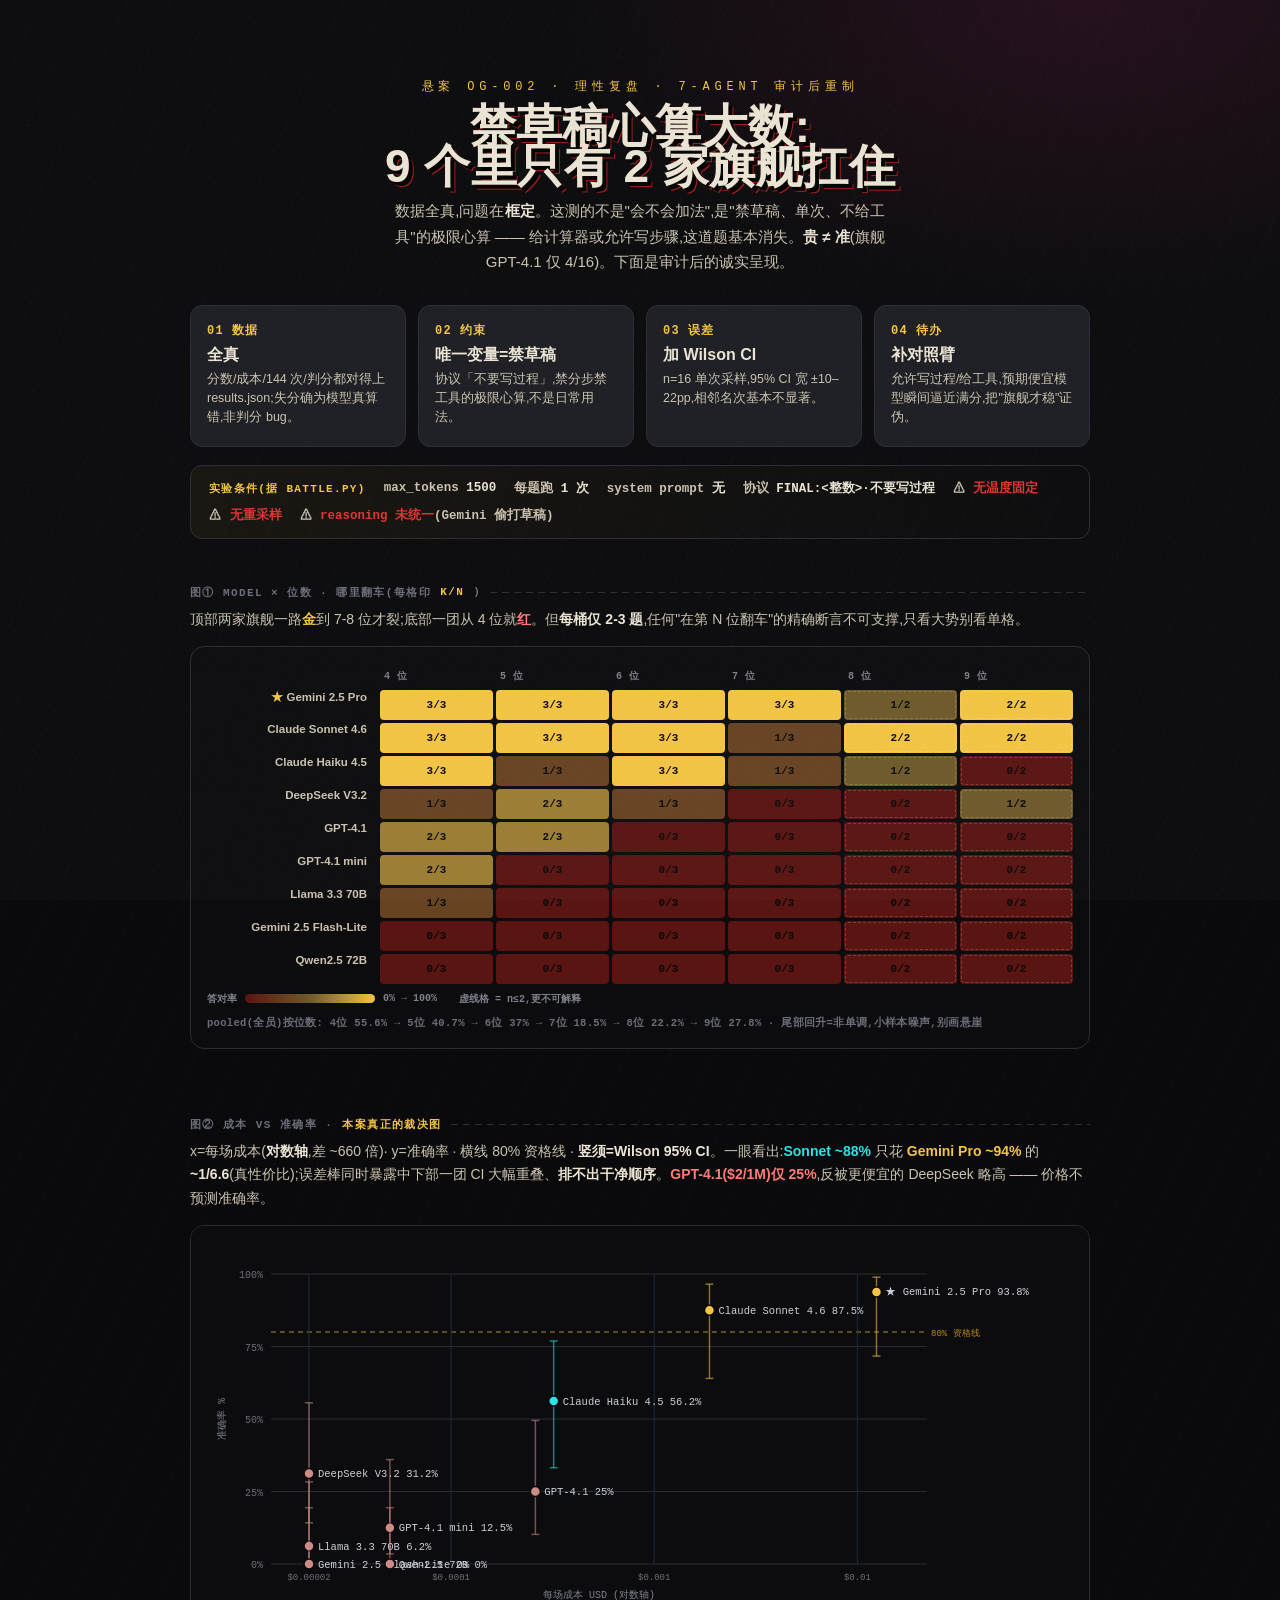
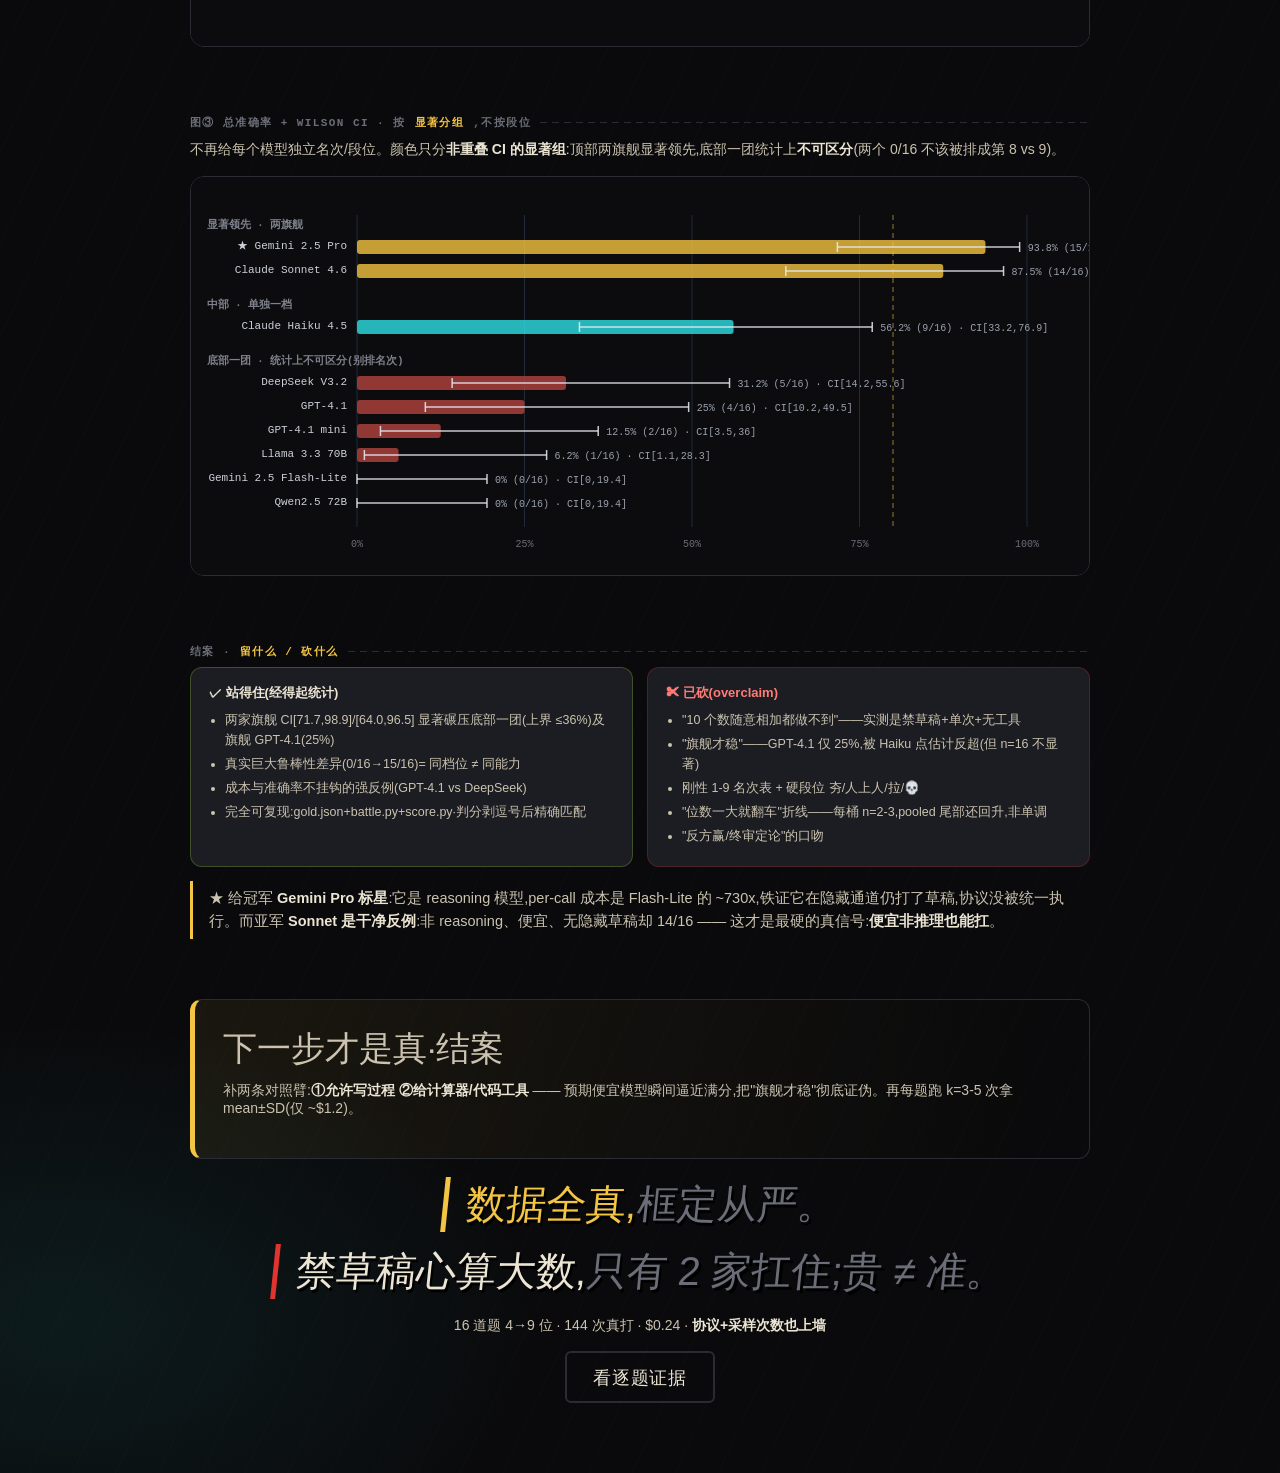
<file: battle-report-rational.html>
<!DOCTYPE html><html lang="zh-CN"><head>
<meta charset="UTF-8"><meta name="viewport" content="width=device-width, initial-scale=1.0">
<meta name="robots" content="noindex"><title>OG-002 · 理性复盘 // 禁草稿心算大数</title>
<link rel="stylesheet" href="og2go-theme.css">
<style>
  .wrap2{max-width:900px;margin:0 auto;padding:0 24px}
  .top{padding:78px 0 8px;text-align:center}
  .top h1{font-size:clamp(26px,4.6vw,46px);margin:12px 0 8px;max-width:20ch;margin-left:auto;margin-right:auto}
  .top .lead{max-width:62ch;margin:12px auto 0;color:var(--og-bone-dim);font-size:15px;line-height:1.7}
  .top .lead b{color:var(--og-bone)}

  /* 4 步(审计后的诚实框架) */
  .steps{display:grid;grid-template-columns:repeat(4,1fr);gap:12px;margin:30px 0 6px}
  @media(max-width:680px){.steps{grid-template-columns:1fr 1fr}}
  .step{border:1px solid var(--og-line);border-radius:12px;padding:16px 16px 18px;background:var(--og-concrete);text-align:left}
  .step .k{font:800 12px var(--og-font-mono);color:var(--og-gold);letter-spacing:.1em}
  .step .t{font-weight:700;margin:6px 0 4px;color:var(--og-bone)}
  .step .d{font-size:12.5px;color:var(--og-bone-dim);line-height:1.55}

  /* 实验条件面板 */
  .conds{margin:18px 0 4px;border:1px solid var(--og-line);border-radius:12px;padding:14px 18px;
    background:linear-gradient(100deg,rgba(244,197,66,.05),transparent);display:flex;flex-wrap:wrap;
    align-items:center;gap:10px 18px;text-align:left}
  .conds .ct{font:800 11px var(--og-font-mono);letter-spacing:.12em;color:var(--og-gold);text-transform:uppercase}
  .conds .cd{font:600 12.5px var(--og-font-mono);color:var(--og-bone-dim)}
  .conds .cd b{color:var(--og-bone)}
  .conds .cd.warn b{color:var(--og-blood)}

  section{padding:34px 0}
  .lab{font:700 11px var(--og-font-mono);letter-spacing:.13em;text-transform:uppercase;color:#6b6e78;
    display:flex;align-items:center;gap:9px;margin-bottom:8px}
  .lab b{color:var(--og-gold)}
  .lab::after{content:"";flex:1;height:1px;background:repeating-linear-gradient(90deg,var(--og-line) 0 7px,transparent 7px 12px)}
  .sub{color:var(--og-bone-dim);font-size:14px;line-height:1.7;margin:0 0 14px}
  .sub b{color:var(--og-bone)} .sub .g{color:var(--og-gold)} .sub .r{color:#ff7b76} .sub .c{color:var(--og-cyan)}

  /* heatmap */
  .hm{display:grid;gap:3px;font-family:var(--og-font-mono)}
  .hm .cell{padding:9px 4px;text-align:center;border-radius:4px;font-size:11px;color:#0a0a0c;font-weight:700}
  .hm .hd{background:none;color:#7e818b;font-size:10px;font-weight:700;padding:4px;letter-spacing:.04em}
  .hm .rn{background:none;color:var(--og-bone-dim);font-size:11.5px;text-align:right;padding-right:10px;white-space:nowrap;font-family:var(--og-font-body);font-weight:600}
  .hm .rn .st{color:var(--og-gold)} .hm .small{outline:1px dashed rgba(255,255,255,.18);outline-offset:-2px}
  .hmnote{font:600 10.5px var(--og-font-mono);color:#6b6e78;margin-top:10px;letter-spacing:.03em}
  .legend{display:flex;align-items:center;gap:8px;font:600 10px var(--og-font-mono);color:#7e818b;margin-top:8px}
  .legend .grad{width:130px;height:9px;border-radius:5px;background:linear-gradient(90deg,#5a1411,#6e5a2a,#f4c542)}
  .chartbox{overflow-x:auto;border:1px solid var(--og-line);border-radius:14px;background:#0c0c0e;padding:18px 16px}
  svg text{font-family:var(--og-font-mono)}

  .keep{margin-top:6px;display:grid;grid-template-columns:1fr 1fr;gap:14px}
  @media(max-width:680px){.keep{grid-template-columns:1fr}}
  .kc{border:1px solid var(--og-line);border-radius:12px;padding:16px 18px;background:var(--og-concrete)}
  .kc.good{border-color:rgba(163,230,53,.25)} .kc.cut{border-color:rgba(226,52,47,.25)}
  .kc h4{margin:0 0 8px;font-size:13px} .kc.good h4{color:var(--og-lime)} .kc.cut h4{color:#ff7b76}
  .kc ul{margin:0;padding-left:16px} .kc li{font-size:12.5px;color:var(--og-bone-dim);line-height:1.6;margin:4px 0}
  .takeaway{margin-top:14px;border-left:3px solid var(--og-gold);padding:6px 0 6px 16px;color:var(--og-bone-dim);font-size:14.5px;line-height:1.6}
  .takeaway b{color:var(--og-bone)}
  .foot{text-align:center;padding:26px 0 70px;color:var(--og-bone-dim);font-size:14px}
  .tags{display:flex;flex-direction:column;gap:12px;align-items:center;margin:18px 0}
</style></head>
<body class="og-body og-atmos og-grain">

<header class="top"><div class="wrap2">
  <div class="og-eyebrow is-gold">悬案 OG-002 · 理性复盘 · 7-agent 审计后重制</div>
  <h1 class="og-display">禁草稿心算大数:<br>9 个里只有 2 家旗舰扛住</h1>
  <p class="lead">数据全真,问题在<b>框定</b>。这测的不是"会不会加法",是"禁草稿、单次、不给工具"的极限心算 —— 给计算器或允许写步骤,这道题基本消失。<b>贵 ≠ 准</b>(旗舰 GPT-4.1 仅 4/16)。下面是审计后的诚实呈现。</p>
  <div class="steps">
    <div class="step"><div class="k">01 数据</div><div class="t">全真</div><div class="d">分数/成本/144 次/判分都对得上 results.json;失分确为模型真算错,非判分 bug。</div></div>
    <div class="step"><div class="k">02 约束</div><div class="t">唯一变量=禁草稿</div><div class="d">协议「不要写过程」,禁分步禁工具的极限心算,不是日常用法。</div></div>
    <div class="step"><div class="k">03 误差</div><div class="t">加 Wilson CI</div><div class="d">n=16 单次采样,95% CI 宽 ±10–22pp,相邻名次基本不显著。</div></div>
    <div class="step"><div class="k">04 待办</div><div class="t">补对照臂</div><div class="d">允许写过程/给工具,预期便宜模型瞬间逼近满分,把"旗舰才稳"证伪。</div></div>
  </div>
  <div class="conds">
    <span class="ct">实验条件(据 battle.py)</span>
    <span class="cd">max_tokens <b>1500</b></span>
    <span class="cd">每题跑 <b>1 次</b></span>
    <span class="cd">system prompt <b>无</b></span>
    <span class="cd">协议 <b>FINAL:&lt;整数&gt;·不要写过程</b></span>
    <span class="cd warn">⚠ <b>无温度固定</b></span>
    <span class="cd warn">⚠ <b>无重采样</b></span>
    <span class="cd warn">⚠ <b>reasoning 未统一</b>(Gemini 偷打草稿)</span>
  </div>
</div></header>

<div class="wrap2">

  <section>
    <div class="lab">图① Model × 位数 · 哪里翻车(每格印 <b>k/n</b>)</div>
    <p class="sub">顶部两家旗舰一路<b class="g">金</b>到 7-8 位才裂;底部一团从 4 位就<b class="r">红</b>。但<b>每桶仅 2-3 题</b>,任何"在第 N 位翻车"的精确断言不可支撑,只看大势别看单格。</p>
    <div class="chartbox"><div id="heat" class="hm"></div>
      <div class="legend"><span>答对率</span><span class="grad"></span><span>0% → 100%</span><span style="margin-left:14px">虚线格 = n≤2,更不可解释</span></div>
      <div class="hmnote" id="pooled"></div></div>
  </section>

  <section>
    <div class="lab">图② 成本 vs 准确率 · <b>本案真正的裁决图</b></div>
    <p class="sub">x=每场成本(<b>对数轴</b>,差 ~660 倍)· y=准确率 · 横线 80% 资格线 · <b>竖须=Wilson 95% CI</b>。一眼看出:<b class="c">Sonnet ~88%</b> 只花 <b class="g">Gemini Pro ~94%</b> 的 <b>~1/6.6</b>(真性价比);误差棒同时暴露中下部一团 CI 大幅重叠、<b>排不出干净顺序</b>。<b class="r">GPT-4.1($2/1M)仅 25%</b>,反被更便宜的 DeepSeek 略高 —— 价格不预测准确率。</p>
    <div class="chartbox"><svg id="scatter" width="940" height="380" viewBox="0 0 940 380"></svg></div>
  </section>

  <section>
    <div class="lab">图③ 总准确率 + Wilson CI · 按<b>显著分组</b>,不按段位</div>
    <p class="sub">不再给每个模型独立名次/段位。颜色只分<b>非重叠 CI 的显著组</b>:顶部两旗舰显著领先,底部一团统计上<b>不可区分</b>(两个 0/16 不该被排成第 8 vs 9)。</p>
    <div class="chartbox"><svg id="bars" width="940" height="430" viewBox="0 0 940 430"></svg></div>
  </section>

  <section>
    <div class="lab">结案 · <b>留什么 / 砍什么</b></div>
    <div class="keep">
      <div class="kc good"><h4>✓ 站得住(经得起统计)</h4><ul>
        <li>两家旗舰 CI[71.7,98.9]/[64.0,96.5] 显著碾压底部一团(上界 ≤36%)及旗舰 GPT-4.1(25%)</li>
        <li>真实巨大鲁棒性差异(0/16→15/16)= 同档位 ≠ 同能力</li>
        <li>成本与准确率不挂钩的强反例(GPT-4.1 vs DeepSeek)</li>
        <li>完全可复现:gold.json+battle.py+score.py·判分剥逗号后精确匹配</li>
      </ul></div>
      <div class="kc cut"><h4>✂ 已砍(overclaim)</h4><ul>
        <li>"10 个数随意相加都做不到"——实测是禁草稿+单次+无工具</li>
        <li>"旗舰才稳"——GPT-4.1 仅 25%,被 Haiku 点估计反超(但 n=16 不显著)</li>
        <li>刚性 1-9 名次表 + 硬段位 夯/人上人/拉/💀</li>
        <li>"位数一大就翻车"折线——每桶 n=2-3,pooled 尾部还回升,非单调</li>
        <li>"反方赢/终审定论"的口吻</li>
      </ul></div>
    </div>
    <div class="takeaway">★ 给冠军 <b>Gemini Pro 标星</b>:它是 reasoning 模型,per-call 成本是 Flash-Lite 的 ~730x,铁证它在隐藏通道仍打了草稿,协议没被统一执行。而亚军 <b>Sonnet 是干净反例</b>:非 reasoning、便宜、无隐藏草稿却 14/16 —— 这才是最硬的真信号:<b>便宜非推理也能扛</b>。</div>
  </section>

  <div class="foot">
    <div class="og-callout" style="text-align:left"><div class="xp">下一步才是真·结案</div>
      <p>补两条对照臂:<b style="color:var(--og-bone)">①允许写过程 ②给计算器/代码工具</b> —— 预期便宜模型瞬间逼近满分,把"旗舰才稳"彻底证伪。再每题跑 k=3-5 次拿 mean±SD(仅 ~$1.2)。</p></div>
    <div class="tags">
      <span class="og-tag is-gold">数据全真,<span class="mut">框定从严。</span></span>
      <span class="og-tag">禁草稿心算大数,<span class="mut">只有 2 家扛住;贵 ≠ 准。</span></span>
    </div>
    16 道题 4→9 位 · 144 次真打 · $0.24 · <b style="color:var(--og-bone)">协议+采样次数也上墙</b><br>
    <a class="og-btn is-ghost" href="battle-report-evidence.html" style="margin-top:16px">看逐题证据</a>
  </div>

</div>

<script>
const DATA={"models":[{"name":"Gemini 2.5 Pro","tier":"旗舰","k":15,"n":16,"acc":93.8,"lo":71.7,"hi":98.9,"cost":0.1985,"percall":0.01241,"star":true,"buckets":{"4":[3,3],"5":[3,3],"6":[3,3],"7":[3,3],"8":[1,2],"9":[2,2]}},
{"name":"Claude Sonnet 4.6","tier":"旗舰","k":14,"n":16,"acc":87.5,"lo":64.0,"hi":96.5,"cost":0.0299,"percall":0.00187,"buckets":{"4":[3,3],"5":[3,3],"6":[3,3],"7":[1,3],"8":[2,2],"9":[2,2]}},
{"name":"Claude Haiku 4.5","tier":"中端","k":9,"n":16,"acc":56.2,"lo":33.2,"hi":76.9,"cost":0.0051,"percall":0.00032,"buckets":{"4":[3,3],"5":[1,3],"6":[3,3],"7":[1,3],"8":[1,2],"9":[0,2]}},
{"name":"DeepSeek V3.2","tier":"土狗","k":5,"n":16,"acc":31.2,"lo":14.2,"hi":55.6,"cost":0.0003,"percall":0.00002,"buckets":{"4":[1,3],"5":[2,3],"6":[1,3],"7":[0,3],"8":[0,2],"9":[1,2]}},
{"name":"GPT-4.1","tier":"旗舰","k":4,"n":16,"acc":25.0,"lo":10.2,"hi":49.5,"cost":0.0041,"percall":0.00026,"buckets":{"4":[2,3],"5":[2,3],"6":[0,3],"7":[0,3],"8":[0,2],"9":[0,2]}},
{"name":"GPT-4.1 mini","tier":"中端","k":2,"n":16,"acc":12.5,"lo":3.5,"hi":36.0,"cost":0.0008,"percall":0.00005,"buckets":{"4":[2,3],"5":[0,3],"6":[0,3],"7":[0,3],"8":[0,2],"9":[0,2]}},
{"name":"Llama 3.3 70B","tier":"土狗","k":1,"n":16,"acc":6.2,"lo":1.1,"hi":28.3,"cost":0.0003,"percall":0.00002,"buckets":{"4":[1,3],"5":[0,3],"6":[0,3],"7":[0,3],"8":[0,2],"9":[0,2]}},
{"name":"Gemini 2.5 Flash-Lite","tier":"土狗","k":0,"n":16,"acc":0.0,"lo":0,"hi":19.4,"cost":0.0003,"percall":0.00002,"buckets":{"4":[0,3],"5":[0,3],"6":[0,3],"7":[0,3],"8":[0,2],"9":[0,2]}},
{"name":"Qwen2.5 72B","tier":"土狗","k":0,"n":16,"acc":0.0,"lo":0,"hi":19.4,"cost":0.0008,"percall":0.00005,"buckets":{"4":[0,3],"5":[0,3],"6":[0,3],"7":[0,3],"8":[0,2],"9":[0,2]}}],
"pooled":{"4":[15,27,55.6],"5":[11,27,40.7],"6":[10,27,37.0],"7":[5,27,18.5],"8":[4,18,22.2],"9":[5,18,27.8]}};

function accColor(r){
  const s=[[0,[90,20,17]],[0.5,[110,90,42]],[1,[244,197,66]]];
  let a=s[0],b=s[2];
  for(let i=0;i<s.length-1;i++){if(r>=s[i][0]&&r<=s[i+1][0]){a=s[i];b=s[i+1];break;}}
  const t=(r-a[0])/((b[0]-a[0])||1), c=a[1].map((v,i)=>Math.round(v+(b[1][i]-v)*t));
  return `rgb(${c[0]},${c[1]},${c[2]})`;
}
(function(){
  const buckets=["4","5","6","7","8","9"], h=document.getElementById('heat');
  h.style.gridTemplateColumns=`170px repeat(${buckets.length},1fr)`;
  const cell=(cls,html,style="")=>{const d=document.createElement('div');d.className=cls;d.style.cssText=style;d.innerHTML=html;return d;};
  h.appendChild(cell('hd rn',''));
  buckets.forEach(b=>h.appendChild(cell('hd',`${b} 位`)));
  DATA.models.forEach(m=>{
    h.appendChild(cell('rn',(m.star?'<span class="st">★ </span>':'')+m.name));
    buckets.forEach(b=>{const [k,n]=m.buckets[b], r=n?k/n:0;
      h.appendChild(cell('cell'+(n<=2?' small':''),`${k}/${n}`,`background:${accColor(r)}`));});
  });
  const p=DATA.pooled;
  document.getElementById('pooled').innerHTML='pooled(全员)按位数: '+buckets.map(b=>`${b}位 ${p[b][2]}%`).join(' → ')+'  ·  尾部回升=非单调,小样本噪声,别画悬崖';
})();
(function(){
  const W=940,L=64,R=720,T=30,B=320;
  const xmin=Math.log10(0.000013), xmax=Math.log10(0.022);
  const px=c=>L+(Math.log10(c)-xmin)/(xmax-xmin)*(R-L);
  const py=a=>B-(a/100)*(B-T);
  let s='';
  [0,25,50,75,100].forEach(v=>{ s+=`<line x1="${L}" y1="${py(v)}" x2="${R}" y2="${py(v)}" stroke="#2a2c34"/><text x="${L-8}" y="${py(v)+4}" fill="#6b6e78" font-size="10" text-anchor="end">${v}%</text>`; });
  s+=`<line x1="${L}" y1="${py(80)}" x2="${R}" y2="${py(80)}" stroke="#f4c542" stroke-dasharray="5 4" opacity=".7"/><text x="${R+4}" y="${py(80)+4}" fill="#b88a18" font-size="9">80% 资格线</text>`;
  [0.00002,0.0001,0.001,0.01].forEach(c=>{ s+=`<line x1="${px(c)}" y1="${T}" x2="${px(c)}" y2="${B}" stroke="#1f2a3a"/><text x="${px(c)}" y="${B+16}" fill="#6b6e78" font-size="9" text-anchor="middle">$${c}</text>`; });
  s+=`<text x="${(L+R)/2}" y="${B+34}" fill="#7e818b" font-size="10" text-anchor="middle">每场成本 USD (对数轴)</text>`;
  s+=`<text x="18" y="${(T+B)/2}" fill="#7e818b" font-size="10" text-anchor="middle" transform="rotate(-90 18 ${(T+B)/2})">准确率 %</text>`;
  DATA.models.forEach(m=>{const x=px(m.percall), col=m.acc>=80?'#f4c542':(m.acc>=33?'#2de2e6':'#cf8b86');
    s+=`<line x1="${x}" y1="${py(m.lo)}" x2="${x}" y2="${py(m.hi)}" stroke="${col}" stroke-width="1.5" opacity=".55"/>`;
    s+=`<line x1="${x-4}" y1="${py(m.hi)}" x2="${x+4}" y2="${py(m.hi)}" stroke="${col}" stroke-width="1.5" opacity=".55"/>`;
    s+=`<line x1="${x-4}" y1="${py(m.lo)}" x2="${x+4}" y2="${py(m.lo)}" stroke="${col}" stroke-width="1.5" opacity=".55"/>`;
    s+=`<circle cx="${x}" cy="${py(m.acc)}" r="5" fill="${col}" stroke="#0a0a0c" stroke-width="1.5"/>`;
    s+=`<text x="${x+9}" y="${py(m.acc)+3.5}" fill="#cbd0d8" font-size="10.5">${m.star?'★ ':''}${m.name} ${m.acc}%</text>`;});
  document.getElementById('scatter').innerHTML=s;
})();
(function(){
  const W=940,L=150,R=820,T=20;
  const groups=[{t:'显著领先 · 两旗舰',idx:[0,1]},{t:'中部 · 单独一档',idx:[2]},{t:'底部一团 · 统计上不可区分(别排名次)',idx:[3,4,5,6,7,8]}];
  const px=a=>L+(a/100)*(R-L);
  const svg=document.getElementById('bars');
  let bars=''; let y=T;
  groups.forEach(g=>{
    bars+=`<text x="0" y="${y+13}" fill="#7e818b" font-size="10.5" font-weight="700">${g.t}</text>`; y+=22;
    g.idx.forEach(i=>{const m=DATA.models[i], col=m.acc>=80?'#f4c542':(m.acc>=33?'#2de2e6':'#b3433f');
      bars+=`<text x="${L-10}" y="${y+12}" fill="#cbd0d8" font-size="11" text-anchor="end">${m.star?'★ ':''}${m.name}</text>`;
      bars+=`<rect x="${L}" y="${y+3}" width="${Math.max(0,px(m.acc)-L)}" height="14" rx="3" fill="${col}" opacity=".8"/>`;
      bars+=`<line x1="${px(m.lo)}" y1="${y+10}" x2="${px(m.hi)}" y2="${y+10}" stroke="#e6edf3" stroke-width="1.5" opacity=".85"/>`;
      bars+=`<line x1="${px(m.lo)}" y1="${y+5}" x2="${px(m.lo)}" y2="${y+15}" stroke="#e6edf3" stroke-width="1.5" opacity=".85"/>`;
      bars+=`<line x1="${px(m.hi)}" y1="${y+5}" x2="${px(m.hi)}" y2="${y+15}" stroke="#e6edf3" stroke-width="1.5" opacity=".85"/>`;
      bars+=`<text x="${px(m.hi)+8}" y="${y+14}" fill="#9aa0ac" font-size="10">${m.acc}% (${m.k}/16) · CI[${m.lo},${m.hi}]</text>`;
      y+=24;});
    y+=10;});
  const gridBottom=y, H=y+26;
  let grid='';
  [0,25,50,75,100].forEach(v=>{ grid+=`<line x1="${px(v)}" y1="${T}" x2="${px(v)}" y2="${gridBottom}" stroke="#1f2a3a"/><text x="${px(v)}" y="${H-6}" fill="#6b6e78" font-size="10" text-anchor="middle">${v}%</text>`; });
  grid+=`<line x1="${px(80)}" y1="${T}" x2="${px(80)}" y2="${gridBottom}" stroke="#f4c542" stroke-dasharray="5 4" opacity=".6"/>`;
  svg.setAttribute('height',H); svg.setAttribute('viewBox',`0 0 ${W} ${H}`);
  svg.innerHTML=grid+bars;
})();
</script>
</body></html>
</file>
<file: og2go-theme.css>
/* ============================================================
   OG2GO · 悬案 // VISUAL IDENTITY SYSTEM  v1.0  (2026-06-08)
   noir 探案 × NYC street hip-hop × RPG underground
   单一真源：所有 og2go 页面 import 本文件，组件统一用 .og- 前缀
   ============================================================ */

/* ---------- 1. TOKENS ---------- */
:root{
  /* asphalt / concrete (深底) */
  --og-asphalt:   #0a0a0c;
  --og-asphalt-2: #121216;
  --og-concrete:  #1c1d22;
  --og-concrete-2:#15161b;
  --og-line:      #2a2c34;
  --og-line-soft: #3a3c44;

  /* bone / 卷宗纸 (浅底) */
  --og-bone:     #ece5d4;
  --og-bone-dim: #cbc3b0;
  --og-paper:    #ece5d4;
  --og-paper-ln: #c3b896;
  --og-ink:      #0a0a0c;

  /* signal colors */
  --og-gold:      #f4c542;   --og-gold-deep:#b88a18;
  --og-blood:     #e2342f;   --og-blood-deep:#9e1b18;
  --og-cyan:      #2de2e6;
  --og-magenta:   #ff2e97;
  --og-cold:      #4aa8ff;   /* PvE 探案 */
  --og-heat:      #e2342f;   /* PvP 擂台 */

  /* type */
  --og-font-display:"Impact","Haettenschweiler","Arial Narrow Bold","Oswald","PingFang SC",sans-serif;
  --og-font-mono:ui-monospace,"SFMono-Regular",Menlo,"Courier New",monospace;
  --og-font-body:-apple-system,BlinkMacSystemFont,"PingFang SC","Segoe UI",Roboto,"Helvetica Neue",sans-serif;

  /* geometry */
  --og-radius:12px; --og-radius-sm:6px; --og-radius-lg:16px;
  --og-gap:20px;

  /* shadows / treatments */
  --og-shadow-hard:4px 4px 0 #000;
  --og-shadow-blood:5px 5px 0 var(--og-blood-deep);
  --og-shadow-drop:0 30px 60px rgba(0,0,0,.5);
  --og-glow-gold:0 0 26px rgba(244,197,66,.45);
  --og-glow-cyan:0 0 26px rgba(45,226,230,.40);

  /* warning tape (警戒胶带) */
  --og-tape-gold: repeating-linear-gradient(45deg,var(--og-gold) 0 18px,#1a1a1a 18px 36px);
  --og-tape-blood:repeating-linear-gradient(45deg,var(--og-blood) 0 18px,#1a1a1a 18px 36px);

  /* film grain (data-uri，零依赖) */
  --og-grain:url("data:image/svg+xml;utf8,<svg xmlns='http://www.w3.org/2000/svg' width='120' height='120'><filter id='n'><feTurbulence type='fractalNoise' baseFrequency='0.9' numOctaves='3'/></filter><rect width='100%25' height='100%25' filter='url(%23n)'/></svg>");
}

/* ---------- 2. BASE ---------- */
.og-body{
  margin:0; background:var(--og-asphalt); color:var(--og-bone);
  font-family:var(--og-font-body); -webkit-font-smoothing:antialiased;
  position:relative; overflow-x:hidden;
}
/* 全局颗粒噪点叠层：给任意容器加 .og-grain */
.og-grain::after{
  content:""; position:fixed; inset:0; pointer-events:none; z-index:9999;
  opacity:.05; background-image:var(--og-grain);
}
/* 氛围深底：街道光斑 + 斜纹 */
.og-atmos{
  background:
    radial-gradient(900px 500px at 85% 0%,rgba(255,46,151,.10),transparent 60%),
    radial-gradient(800px 500px at 5% 95%,rgba(45,226,230,.08),transparent 60%),
    repeating-linear-gradient(115deg,transparent 0 38px,rgba(255,255,255,.012) 38px 39px),
    var(--og-asphalt);
}
.og-wrap{max-width:1080px; margin:0 auto; padding:0 26px}

/* ---------- 3. TYPOGRAPHY ---------- */
.og-display{
  font-family:var(--og-font-display); text-transform:uppercase; font-weight:900;
  line-height:.86; letter-spacing:.01em; color:var(--og-bone);
  text-shadow:var(--og-shadow-hard), var(--og-shadow-blood);
}
.og-display .go{color:var(--og-gold); -webkit-text-stroke:2px #000}
.og-h2{font-family:var(--og-font-display); text-transform:uppercase; font-weight:900;
  font-size:clamp(30px,6vw,58px); line-height:.98; color:var(--og-bone); text-shadow:3px 3px 0 #000}
.og-h2 em{font-style:normal; color:var(--og-gold)}
.og-mono{font-family:var(--og-font-mono)}
.og-eyebrow{font-family:var(--og-font-mono); font-size:12px; letter-spacing:.4em;
  text-transform:uppercase; color:var(--og-blood)}
.og-eyebrow.is-gold{color:var(--og-gold)}
.og-lead{max-width:62ch; color:var(--og-bone-dim); font-size:17px; line-height:1.75}
.og-lead b{color:var(--og-bone)}

/* ---------- 4. WARNING TAPE 警戒胶带 ---------- */
.og-tape{
  background:var(--og-tape-gold); padding:9px 0; width:140%;
  box-shadow:0 4px 20px rgba(0,0,0,.4); transform:rotate(-4deg);
}
.og-tape > span{display:block; text-align:center; color:var(--og-ink);
  letter-spacing:.5em; font-size:13px; font-family:var(--og-font-mono); font-weight:700}
.og-tape.is-blood{background:var(--og-tape-blood); transform:rotate(3deg)}
.og-tape.is-blood > span{color:var(--og-bone)}

/* ---------- 5. STAMP 印章 ---------- */
.og-stamp{
  display:inline-block; font-family:var(--og-font-display); text-transform:uppercase;
  border:5px solid var(--og-blood); color:var(--og-blood); padding:8px 18px 4px;
  border-radius:8px; transform:rotate(-9deg); opacity:.92;
  text-shadow:2px 2px 0 rgba(226,52,47,.25); box-shadow:inset 0 0 0 2px rgba(226,52,47,.3);
  line-height:1;
}
.og-stamp small{display:block; font-size:.2em; letter-spacing:.5em; text-align:center; margin-top:6px}
.og-stamp.is-gold{border-color:var(--og-gold); color:var(--og-gold);
  text-shadow:2px 2px 0 rgba(244,197,66,.25); box-shadow:inset 0 0 0 2px rgba(244,197,66,.3)}

/* ---------- 6. DOSSIER 卷宗卡 ---------- */
.og-dossier{
  background:var(--og-paper); color:var(--og-ink); border-radius:8px; overflow:hidden;
  box-shadow:var(--og-shadow-drop); position:relative; transform:rotate(-.4deg);
}
.og-dossier::before{
  content:"CONFIDENTIAL // 卷宗"; position:absolute; top:10px; right:16px;
  font:700 11px var(--og-font-mono); letter-spacing:.2em; color:var(--og-blood);
  border:2px solid var(--og-blood); padding:3px 8px; transform:rotate(6deg); opacity:.7;
}
.og-dossier h3{font:800 13px var(--og-font-mono); letter-spacing:.2em; padding:18px 22px 0; color:#6a4a14}

/* dossier 内表格 */
.og-table{border-collapse:collapse; width:100%; font-size:14.5px; margin-top:8px}
.og-table th,.og-table td{text-align:left; padding:12px 22px; border-bottom:1px dashed var(--og-paper-ln); vertical-align:top}
.og-table thead th{font:700 11px var(--og-font-mono); letter-spacing:.12em; text-transform:uppercase;
  color:#8a7036; border-bottom:2px solid #b3a578}
.og-table tbody tr:nth-child(even){background:rgba(0,0,0,.035)}
.og-table td b{color:#1a1a1a}
.og-table .slang{color:var(--og-blood-deep); font-weight:700}
.og-table .slang .x{color:var(--og-ink); background:var(--og-gold); padding:0 6px; border-radius:3px}

/* ---------- 7. CALLOUT 金句框 ---------- */
.og-callout{
  border:1px solid var(--og-line); border-left:5px solid var(--og-gold); border-radius:var(--og-radius);
  background:linear-gradient(100deg,rgba(244,197,66,.07),transparent); padding:26px 28px;
}
.og-callout .xp{font-family:var(--og-font-display); text-transform:uppercase; font-size:clamp(22px,4vw,34px)}
.og-callout .xp b{color:var(--og-gold)}
.og-callout p{margin-top:10px; color:var(--og-bone-dim)}

/* ---------- 8. LADDER 升级阶梯 ---------- */
.og-ladder{display:flex; align-items:flex-end; gap:6px; overflow-x:auto; padding-bottom:8px}
.og-rung{flex:1; min-width:108px; text-align:center; border-top:3px solid var(--og-line); padding-top:14px; position:relative}
.og-rung .lv{font:700 11px var(--og-font-mono); color:#5a5d67; letter-spacing:.1em}
.og-rung .nm{margin-top:6px; font-family:var(--og-font-display); text-transform:uppercase; font-size:18px; color:var(--og-bone-dim)}
.og-rung .zh{display:block; font-family:var(--og-font-body); font-size:12px; color:#787b85; margin-top:2px}
.og-rung.is-mid{border-color:var(--og-cyan)} .og-rung.is-mid .nm{color:var(--og-cyan)}
.og-rung.is-king{border-color:var(--og-gold)}
.og-rung.is-king .nm{color:var(--og-gold); font-size:24px; text-shadow:var(--og-glow-gold)}
.og-rung.is-king::before{content:"👑"; position:absolute; top:-34px; left:50%; transform:translateX(-50%); font-size:24px}
.og-rung.is-ship{border-color:var(--og-blood)} .og-rung.is-ship .nm{color:var(--og-blood)}

/* ---------- 9. DOORS 双门 (PvE/PvP) ---------- */
.og-doors{display:grid; grid-template-columns:1fr 1fr; gap:20px; position:relative}
.og-door{border:1px solid var(--og-line); border-radius:var(--og-radius-lg); padding:34px 28px;
  position:relative; overflow:hidden; min-height:240px; transition:transform .2s, box-shadow .2s}
.og-door:hover{transform:translateY(-6px)}
.og-door.is-cold{background:radial-gradient(500px 300px at 30% 0%,rgba(74,168,255,.16),transparent 60%),#0c1118; border-color:#1d3550}
.og-door.is-cold:hover{box-shadow:0 24px 50px rgba(74,168,255,.18)}
.og-door.is-hot{background:radial-gradient(500px 300px at 70% 0%,rgba(226,52,47,.18),transparent 60%),#160c0c; border-color:#4a1d1d}
.og-door.is-hot:hover{box-shadow:0 24px 50px rgba(226,52,47,.2)}
.og-door .pin{font:800 12px var(--og-font-mono); letter-spacing:.2em}
.og-door.is-cold .pin{color:var(--og-cold)} .og-door.is-hot .pin{color:var(--og-blood)}
.og-door h3{font-family:var(--og-font-display); text-transform:uppercase; font-size:clamp(28px,5vw,40px); margin:10px 0 6px; line-height:1}
.og-door.is-cold h3{color:#bfe0ff} .og-door.is-hot h3{color:#ffc9c6}
.og-door p{color:var(--og-bone-dim); font-size:15px; line-height:1.7}
.og-vs{position:absolute; left:50%; top:50%; transform:translate(-50%,-50%); z-index:5;
  font-family:var(--og-font-display); font-size:clamp(40px,8vw,72px); color:var(--og-gold);
  text-shadow:var(--og-glow-gold),4px 4px 0 #000; pointer-events:none}
@media(max-width:760px){.og-doors{grid-template-columns:1fr}}

/* ---------- 10. BUTTONS 街头按钮 ---------- */
.og-btn{
  display:inline-block; font-family:var(--og-font-display); text-transform:uppercase; letter-spacing:.04em;
  font-size:18px; color:var(--og-ink); background:var(--og-gold); border:none; cursor:pointer;
  padding:13px 26px 11px; border-radius:var(--og-radius-sm); box-shadow:var(--og-shadow-hard);
  transition:transform .12s, box-shadow .12s; text-decoration:none;
}
.og-btn:hover{transform:translate(-2px,-2px); box-shadow:6px 6px 0 #000}
.og-btn:active{transform:translate(2px,2px); box-shadow:2px 2px 0 #000}
.og-btn.is-blood{background:var(--og-blood); color:var(--og-bone)}
.og-btn.is-ghost{background:transparent; color:var(--og-bone); border:2px solid var(--og-line); box-shadow:none}
.og-btn.is-ghost:hover{border-color:var(--og-gold); color:var(--og-gold); transform:translateY(-2px)}

/* ---------- 11. RANK CHIP 名号徽章 ---------- */
.og-chip{display:inline-block; font:700 12px var(--og-font-mono); letter-spacing:.12em; text-transform:uppercase;
  padding:5px 12px; border-radius:999px; border:2px solid var(--og-line-soft); color:var(--og-bone-dim)}
.og-chip.is-npc{border-color:#33353d; color:#6b6e78}
.og-chip.is-og{border-color:var(--og-gold); color:var(--og-gold); box-shadow:var(--og-glow-gold)}
.og-chip.is-go{border-color:var(--og-blood); color:var(--og-blood)}

/* ---------- 12. TAGLINE 标语 ---------- */
.og-tag{font-family:var(--og-font-display); text-transform:uppercase; font-size:clamp(22px,5vw,40px);
  color:var(--og-bone); transform:skewX(-6deg); border-left:5px solid var(--og-blood); padding-left:18px;
  text-shadow:3px 3px 0 #000}
.og-tag.is-gold{border-color:var(--og-gold); color:var(--og-gold)}
.og-tag .mut{color:#6b6e78}

/* ---------- 13. ENTRANCE 入场动画 ---------- */
@keyframes ogRise{from{opacity:0; transform:translateY(22px)} to{opacity:1; transform:none}}
.og-rise{animation:ogRise .7s cubic-bezier(.2,.7,.2,1) both}
.og-rise.d1{animation-delay:.08s} .og-rise.d2{animation-delay:.16s}
.og-rise.d3{animation-delay:.24s} .og-rise.d4{animation-delay:.32s}
@media(prefers-reduced-motion:reduce){.og-rise{animation:none}}
</file>
